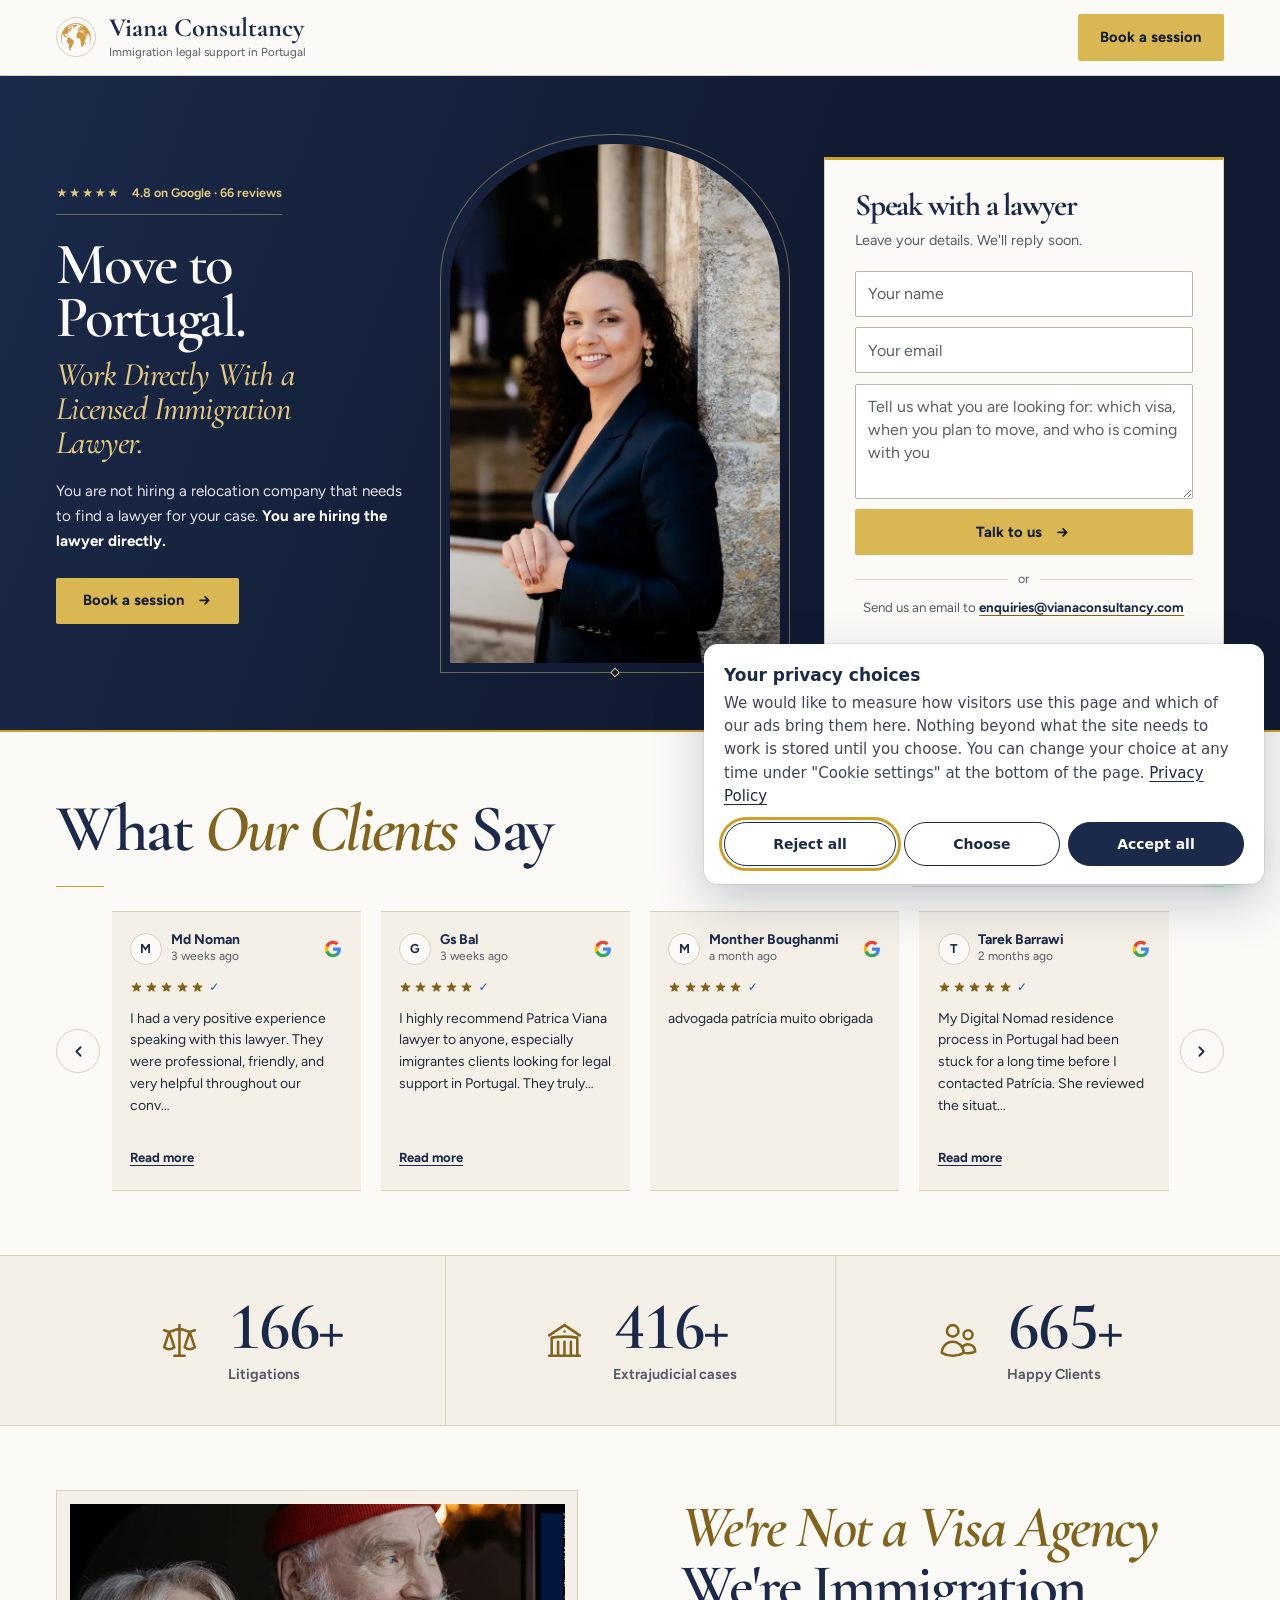
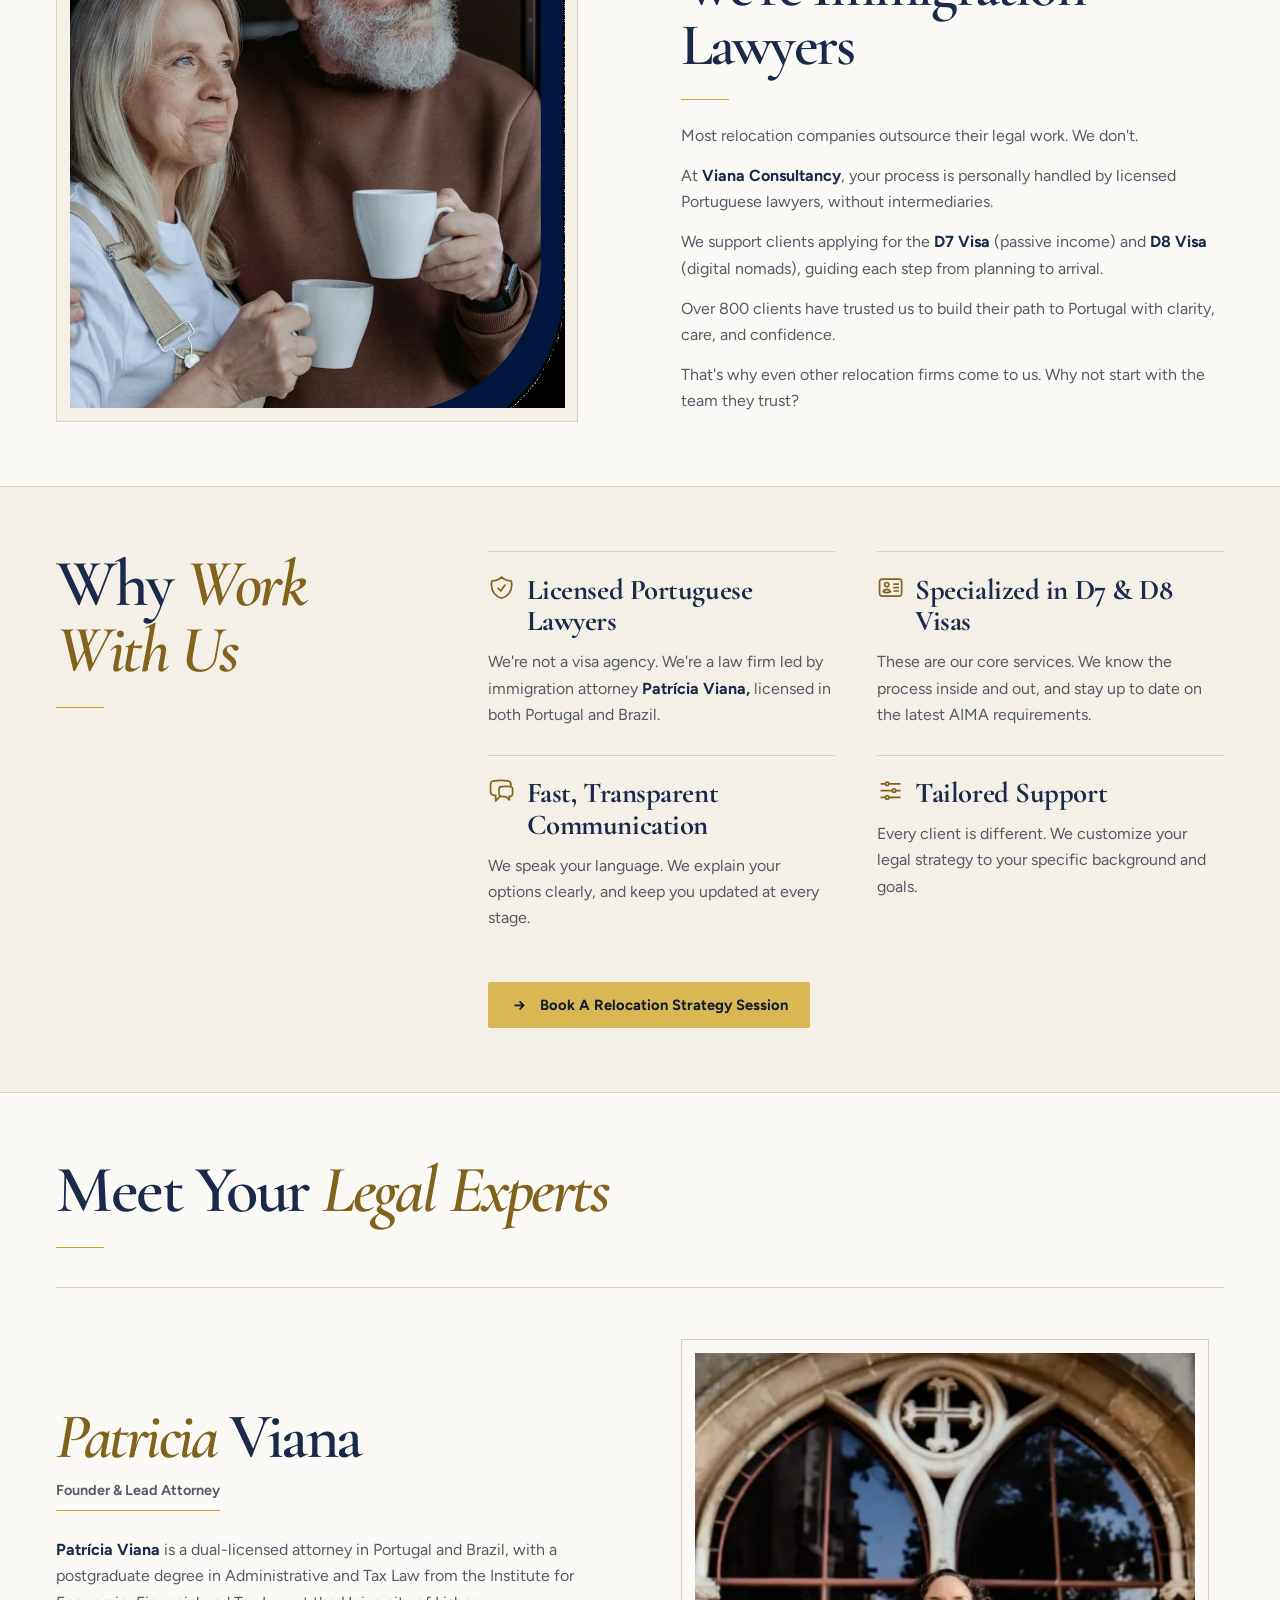
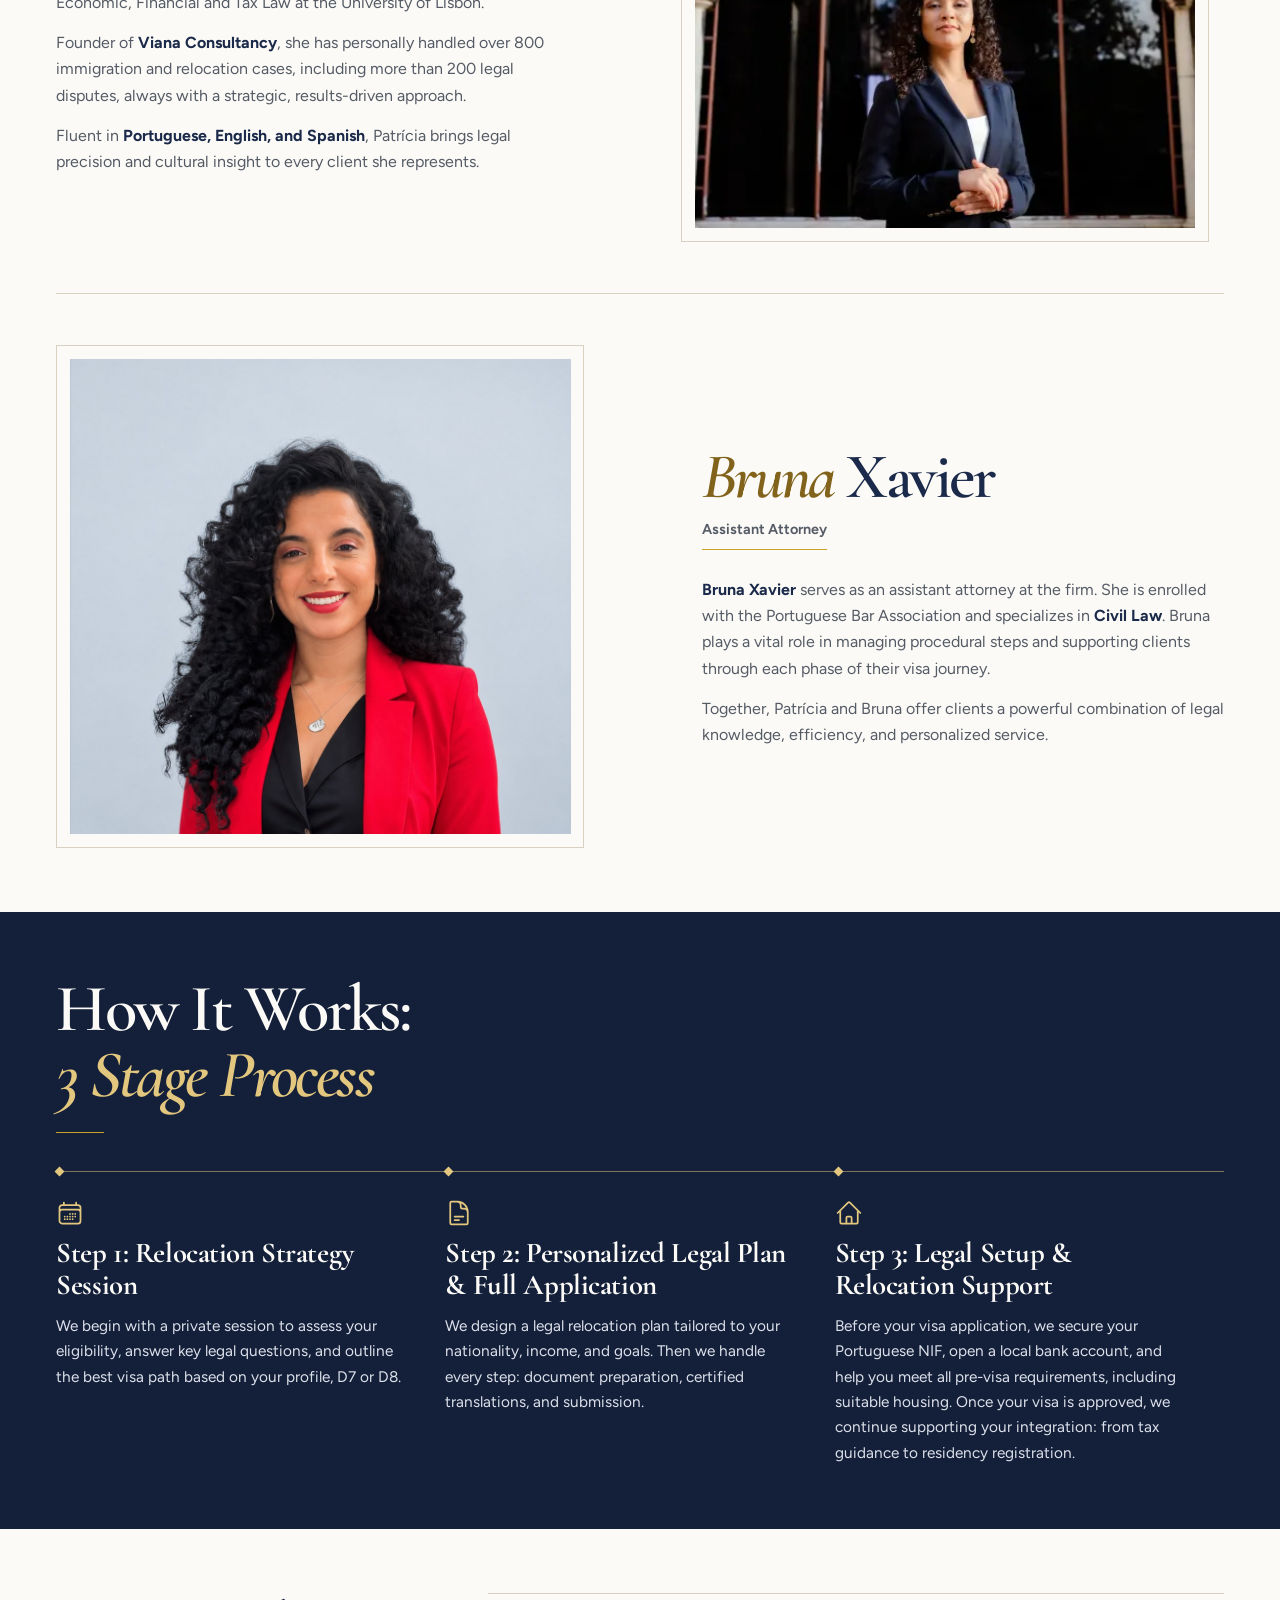
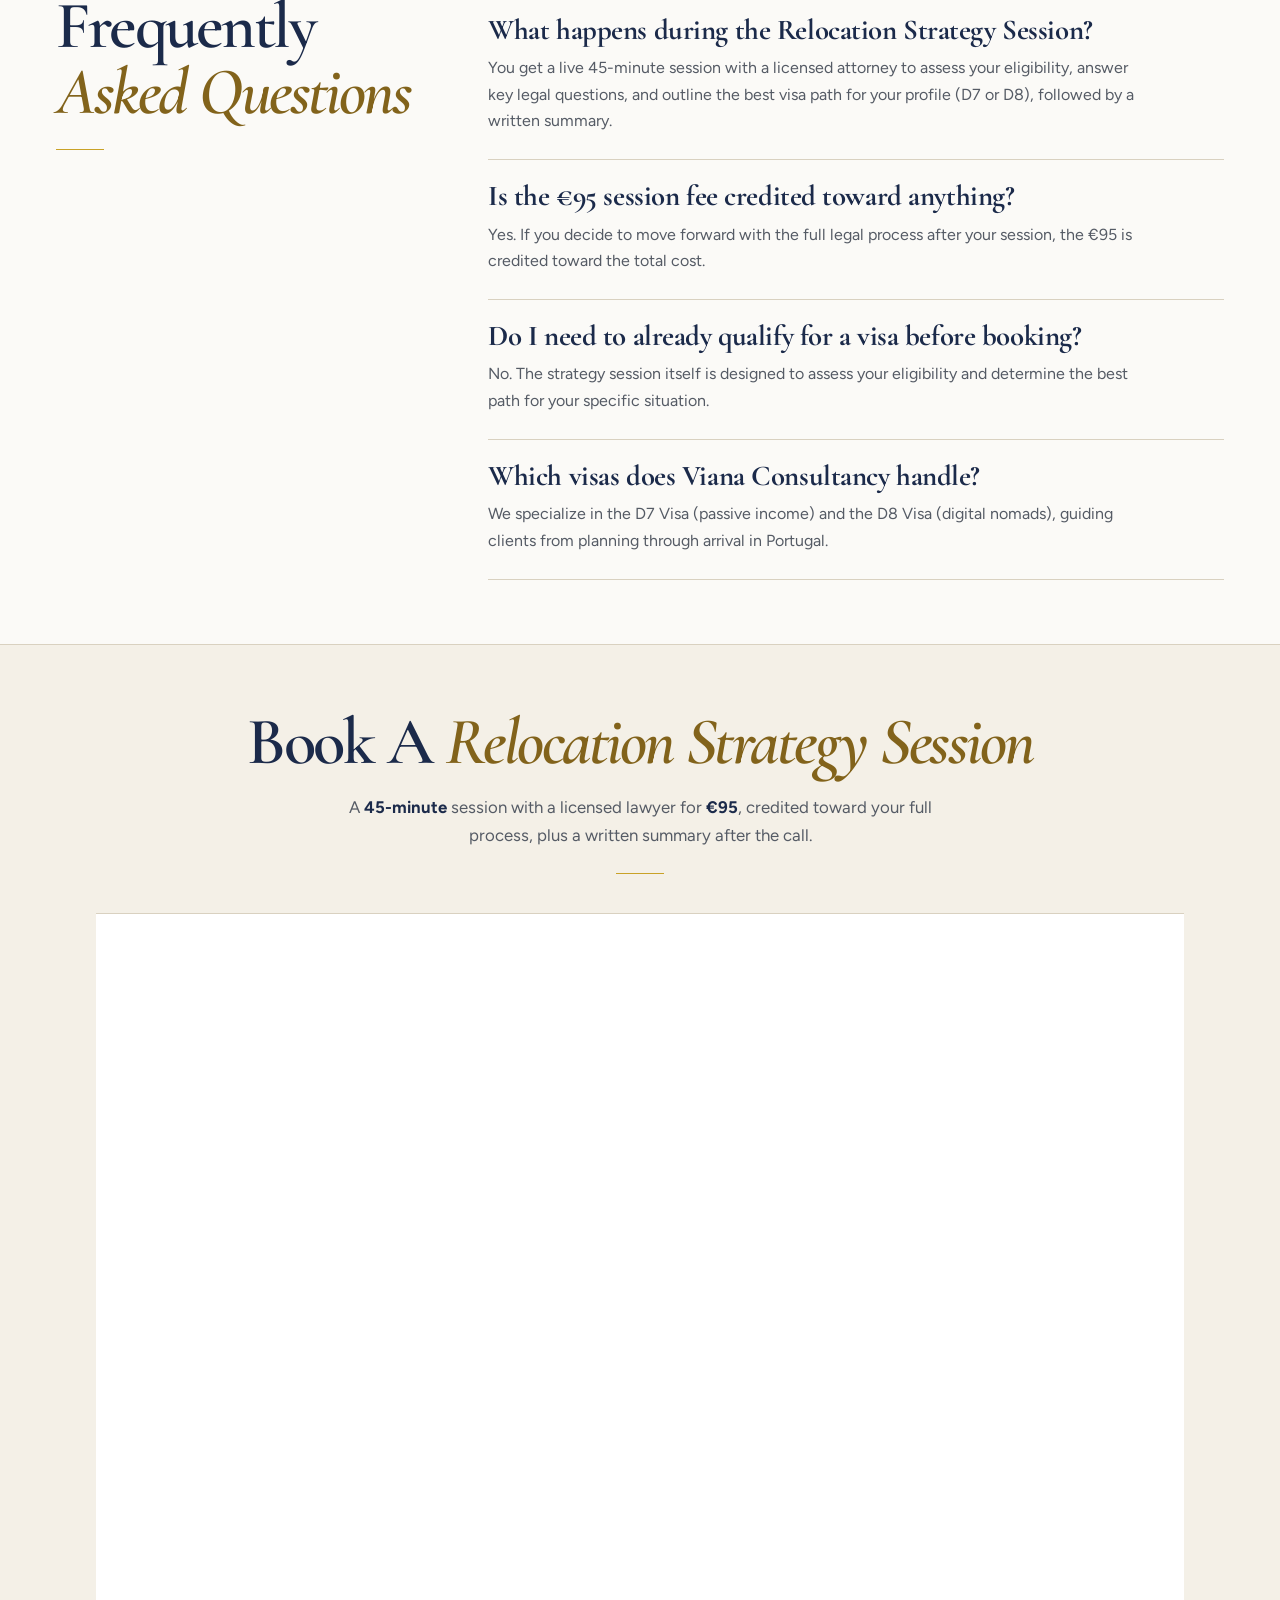
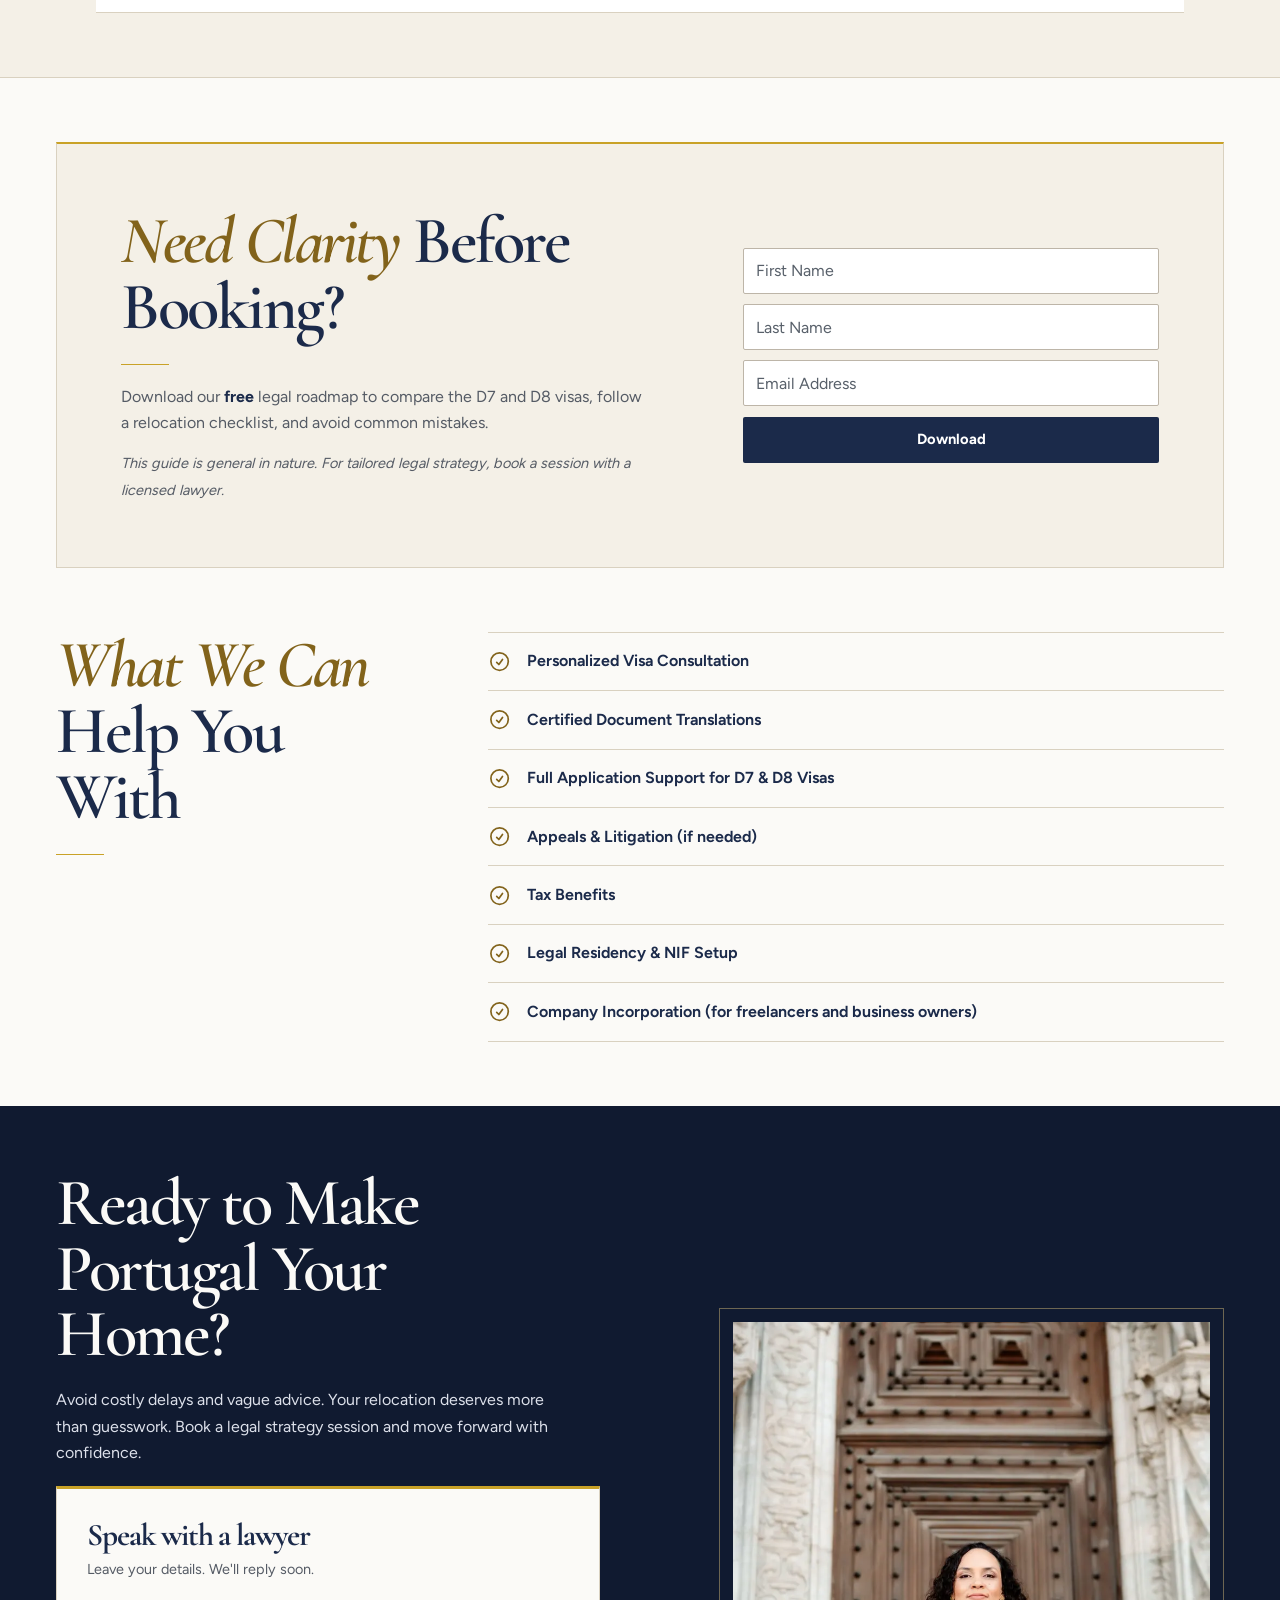
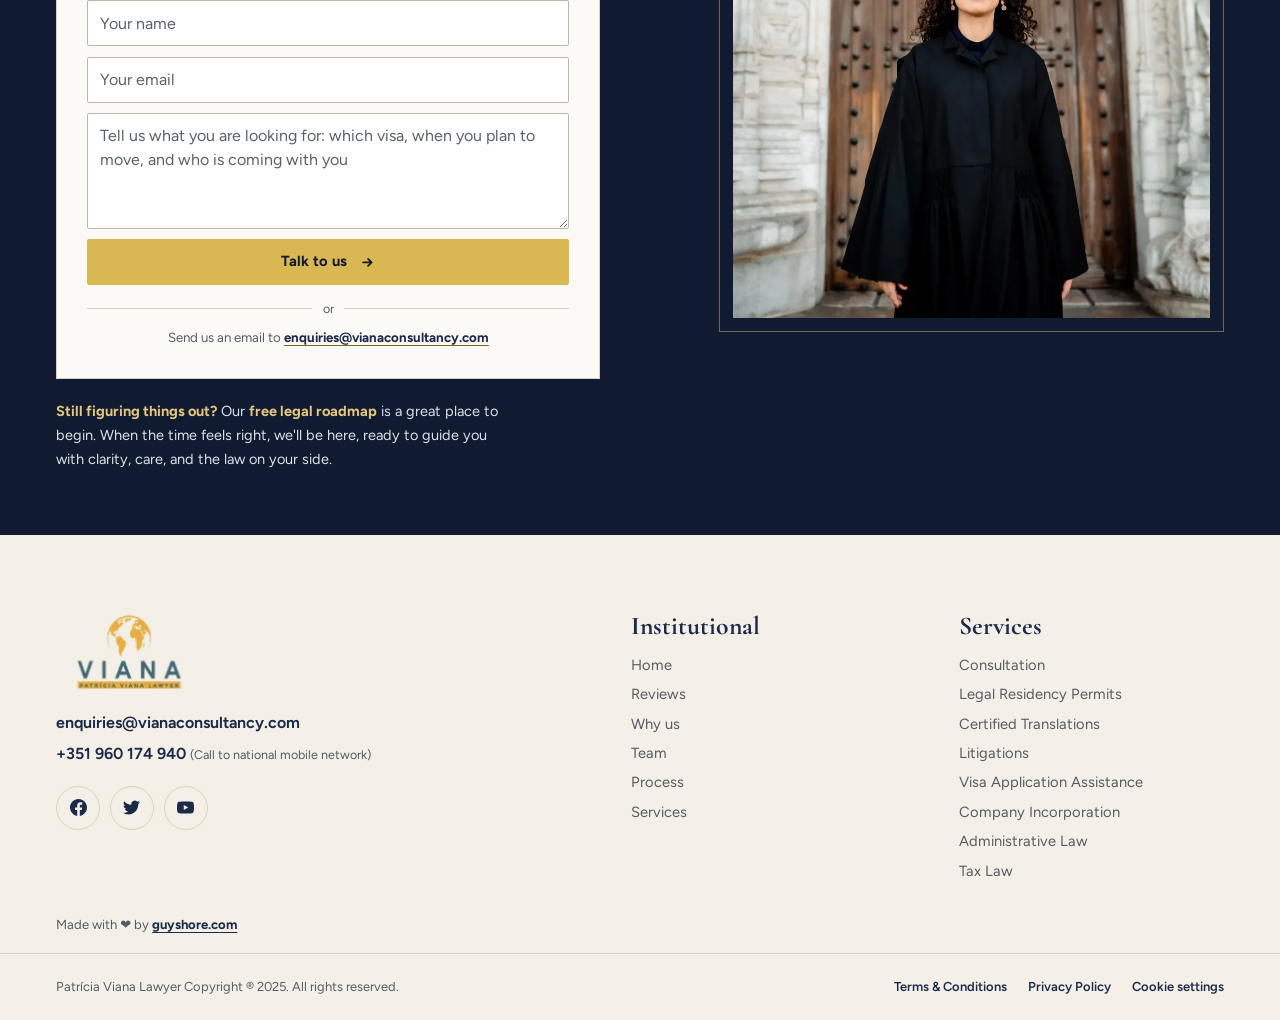
<file: index.html>
<!DOCTYPE html>
<html lang="en">
<head>
  <meta charset="UTF-8">
  <meta name="viewport" content="width=device-width, initial-scale=1.0">
  <!-- Consent Mode: everything denied until the visitor chooses in the banner (/consent.js).
       A saved choice (localStorage "va_consent", 12 months) is restored here, before GTM loads,
       so no tag ever runs ahead of it. -->
  <script>
    window.dataLayer = window.dataLayer || [];
    function gtag(){dataLayer.push(arguments);}
    gtag('consent', 'default', {
      ad_storage: 'denied', ad_user_data: 'denied', ad_personalization: 'denied',
      analytics_storage: 'denied', wait_for_update: 500
    });
    gtag('set', 'ads_data_redaction', true);
    (function () {
      try {
        var c = JSON.parse(localStorage.getItem('va_consent') || 'null');
        if (!c || c.v !== 1 || Date.now() - c.t >= 31536000000) return;
        var ad = c.marketing ? 'granted' : 'denied';
        gtag('consent', 'update', {
          analytics_storage: c.analytics ? 'granted' : 'denied',
          ad_storage: ad, ad_user_data: ad, ad_personalization: ad
        });
      } catch (e) {}
    })();
  </script>
  <!-- A/B test: the Edge Function on / (netlify/edge-functions/ab-test.js) serves this
       file only for variant A, so this page is always "a". The key goes into the dataLayer before the GTM
       snippet, so GTM's first event already sees it; GTM reads it with a Data Layer Variable
       "ab_variant". No tag is configured here. -->
  <script>
    window.dataLayer = window.dataLayer || [];
    window.dataLayer.push({ ab_variant: 'a' });
  </script>
  <!-- Google Tag Manager GTM-NSBRS9XN: the only tag on the site. GA4, Clarity and any other
       tool are configured inside the container, never added to the code. -->
  <script async src="https://www.googletagmanager.com/gtm.js?id=GTM-NSBRS9XN"></script>
  <script>
    window.dataLayer = window.dataLayer || [];
    function gtag(){dataLayer.push(arguments);}
    gtag('js', new Date());
  </script>
  <title>D7 &amp; D8 Visa Lawyer in Portugal | Patrícia Viana</title>
  <meta name="description" content="Licensed Portuguese immigration lawyers specializing in D7 and D8 visas. Trusted by 800+ clients. Book a relocation strategy session today.">
  <link rel="canonical" href="https://visa.vianaconsultancy.com/">

  <!-- Open Graph / social sharing -->
  <meta property="og:type" content="website">
  <meta property="og:url" content="https://visa.vianaconsultancy.com/">
  <meta property="og:site_name" content="Viana Consultancy">
  <meta property="og:title" content="D7 & D8 Visa Lawyer in Portugal | Patrícia Viana">
  <meta property="og:description" content="Licensed Portuguese immigration lawyers specializing in D7 and D8 visas. Trusted by 800+ clients. Book a relocation strategy session today.">
  <meta property="og:image" content="https://visa.vianaconsultancy.com/assets/images/viana-1.webp">
  <meta property="og:locale" content="en_US">
  <meta name="twitter:card" content="summary_large_image">
  <meta name="twitter:title" content="D7 & D8 Visa Lawyer in Portugal | Patrícia Viana">
  <meta name="twitter:description" content="Licensed Portuguese immigration lawyers specializing in D7 and D8 visas. Trusted by 800+ clients. Book a relocation strategy session today.">
  <meta name="twitter:image" content="https://visa.vianaconsultancy.com/assets/images/viana-1.webp">

  <!-- Structured data -->
  <script type="application/ld+json">
  {
    "@context": "https://schema.org",
    "@type": "Attorney",
    "name": "Patrícia Viana",
    "url": "https://visa.vianaconsultancy.com/",
    "image": "https://visa.vianaconsultancy.com/assets/images/viana-1.webp",
    "email": "enquiries@vianaconsultancy.com",
    "telephone": "+351960174940",
    "description": "Licensed Portuguese immigration attorney specializing in D7 and D8 visa applications, legal residency, and relocation support.",
    "areaServed": "Portugal",
    "knowsLanguage": ["en", "pt", "es"],
    "memberOf": {
      "@type": "Organization",
      "name": "Ordem dos Advogados"
    }
  }
  </script>
  <script type="application/ld+json">
  {
    "@context": "https://schema.org",
    "@type": "FAQPage",
    "mainEntity": [
      {
        "@type": "Question",
        "name": "What happens during the Relocation Strategy Session?",
        "acceptedAnswer": {
          "@type": "Answer",
          "text": "You get a live 45-minute session with a licensed attorney to assess your eligibility, answer key legal questions, and outline the best visa path for your profile (D7 or D8), followed by a written summary."
        }
      },
      {
        "@type": "Question",
        "name": "Is the €95 session fee credited toward anything?",
        "acceptedAnswer": {
          "@type": "Answer",
          "text": "Yes. If you decide to move forward with the full legal process after your session, the €95 is credited toward the total cost."
        }
      },
      {
        "@type": "Question",
        "name": "Do I need to already qualify for a visa before booking?",
        "acceptedAnswer": {
          "@type": "Answer",
          "text": "No. The strategy session itself is designed to assess your eligibility and determine the best path for your specific situation."
        }
      },
      {
        "@type": "Question",
        "name": "Which visas does Viana Consultancy handle?",
        "acceptedAnswer": {
          "@type": "Answer",
          "text": "We specialize in the D7 Visa (passive income) and the D8 Visa (digital nomads), guiding clients from planning through arrival in Portugal."
        }
      }
    ]
  }
  </script>

  <!-- Favicon -->
  <link rel="icon" href="https://visas.vianaconsultancy.com/wp-content/uploads/2025/04/Logo-8-1-150x138.png" sizes="32x32">
  <link rel="icon" href="https://visas.vianaconsultancy.com/wp-content/uploads/2025/04/Logo-8-1.png" sizes="192x192">
  <link rel="apple-touch-icon" href="https://visas.vianaconsultancy.com/wp-content/uploads/2025/04/Logo-8-1.png">

  <!-- Google Fonts -->
  <!-- Fonts are self-hosted (assets/fonts, latin subset, variable weights): no request to
       Google Fonts blocks the first paint. -->
  <style>
    @font-face{font-family:"Cormorant Garamond";font-style:normal;font-weight:400 700;font-display:swap;src:url("assets/fonts/CormorantGaramond-normal.woff2") format("woff2")}
    @font-face{font-family:"Cormorant Garamond";font-style:italic;font-weight:400 700;font-display:swap;src:url("assets/fonts/CormorantGaramond-italic.woff2") format("woff2")}
    @font-face{font-family:"Figtree";font-style:normal;font-weight:300 800;font-display:swap;src:url("assets/fonts/Figtree-normal.woff2") format("woff2")}
  </style>

  <link rel="stylesheet" href="a.css">
</head>
<body>
  <!-- ===== HEADER ===== -->
  <header id="navbar" class="site-head">
    <a class="site-brand" href="#home" aria-label="Viana Consultancy, back to the top">
      <img class="site-brand__mark" src="assets/images/mark-64.webp" width="32" height="32" alt="">
      <span class="site-brand__text">
        <span class="site-brand__name"><span>Viana</span> <span>Consultancy</span></span>
        <span class="site-brand__desc">Immigration legal support in Portugal</span>
      </span>
    </a>
    <a class="site-head__cta" href="#book-now">Book a session</a>
  </header>

  <main id="main">

  <!-- ===== HERO ===== -->
  <section id="home" class="hero-section">
    <div class="container hero-grid">
      <div class="hero-body">
        <p class="hero-label">
          <span class="hero-stars" aria-hidden="true">★★★★★</span>
          <span>4.8 on Google · 66 reviews</span>
        </p>
        <h1 class="hero-title"><span>Move to Portugal.</span><br><em>Work Directly With a Licensed Immigration Lawyer.</em></h1>
        <p class="hero-sub">
          You are not hiring a relocation company that needs to find a lawyer for your case. <strong>You are hiring the lawyer directly.</strong>
        </p>
        <a href="#book-now" class="btn-gold hero-cta">
          Book a session
          <svg class="btn-icon" viewBox="0 0 24 24" fill="none" stroke="currentColor" stroke-width="2.5" aria-hidden="true"><path stroke-linecap="round" stroke-linejoin="round" d="M13 7l5 5m0 0l-5 5m5-5H6"/></svg>
        </a>
      </div>

      <div class="hero-portrait">
        <picture class="hero-media">
          <source media="(max-width: 768px)" srcset="assets/images/patricia-hero-sm.webp" width="600" height="900">
          <img src="assets/images/patricia-hero.webp" alt="Patrícia Viana, immigration lawyer, in Lisbon" width="711" height="1066" fetchpriority="high" decoding="async">
        </picture>
      </div>

      <div class="lead-card hero-lead">
        <h2 class="lead-title">Speak with a lawyer</h2>
        <p class="lead-desc">Leave your details. We'll reply soon.</p>
        <form class="lead-form" data-source="hero" data-form-id="visa_a_hero" novalidate>
          <label class="sr-only" for="hero-name">Your name</label>
          <input id="hero-name" class="form-input" type="text" name="name" placeholder="Your name" autocomplete="name" required>
          <label class="sr-only" for="hero-email">Your email</label>
          <input id="hero-email" class="form-input" type="email" name="email" placeholder="Your email" autocomplete="email" required>
          <label class="sr-only" for="hero-message">Your message</label>
          <textarea id="hero-message" class="form-input lead-message" name="message" rows="4" maxlength="2000" placeholder="Tell us what you are looking for: which visa, when you plan to move, and who is coming with you" required></textarea>
          <div class="lead-hp" aria-hidden="true">
            <label>Company <input type="text" name="company" tabindex="-1" autocomplete="off"></label>
          </div>
          <div class="lead-turnstile"></div>
          <button type="submit" class="btn-gold btn-block lead-submit">
            Talk to us
            <svg class="btn-icon" viewBox="0 0 24 24" fill="none" stroke="currentColor" stroke-width="2.5" aria-hidden="true"><path stroke-linecap="round" stroke-linejoin="round" d="M13 7l5 5m0 0l-5 5m5-5H6"/></svg>
          </button>
          <p class="lead-status" role="status" aria-live="polite"></p>
        </form>
        <div class="lead-or"><span>or</span></div>
        <p class="lead-mail">Send us an email to <a class="lead-mail-link" href="mailto:enquiries@vianaconsultancy.com">enquiries@vianaconsultancy.com</a></p>
      </div>
    </div>
  </section>

  <!-- ===== REVIEWS ===== -->
  <section id="reviews" class="reviews-section">
    <div class="container">
      <div class="section-head fade-in">
        <h2 class="section-title centered">What <span class="gold">Our Clients</span> Say</h2>
        <div class="divider-center"></div>
      </div>
      <a class="rating-summary fade-in" href="https://www.google.com/maps/search/?api=1&amp;query=Patr%C3%ADcia%20Viana%20Lawyer%20Lisboa" target="_blank" rel="noopener noreferrer">
        <svg class="rating-g" viewBox="0 0 24 24" aria-hidden="true">
          <path d="M22.56 12.25c0-.78-.07-1.53-.2-2.25H12v4.26h5.92c-.26 1.37-1.04 2.53-2.21 3.31v2.77h3.57c2.08-1.92 3.28-4.74 3.28-8.09z" fill="#4285F4"/>
          <path d="M12 23c2.97 0 5.46-.98 7.28-2.66l-3.57-2.77c-.98.66-2.23 1.06-3.71 1.06-2.86 0-5.29-1.93-6.16-4.53H2.18v2.84C3.99 20.53 7.7 23 12 23z" fill="#34A853"/>
          <path d="M5.84 14.09c-.22-.66-.35-1.36-.35-2.09s.13-1.43.35-2.09V7.07H2.18C1.43 8.55 1 10.22 1 12s.43 3.45 1.18 4.93l2.85-2.22.81-.62z" fill="#FBBC05"/>
          <path d="M12 5.38c1.62 0 3.06.56 4.21 1.64l3.15-3.15C17.45 2.09 14.97 1 12 1 7.7 1 3.99 3.47 2.18 7.07l3.66 2.84c.87-2.6 3.3-4.53 6.16-4.53z" fill="#EA4335"/>
        </svg>
        <span class="rating-score">4.8</span>
        <span class="rating-stars" aria-hidden="true">★★★★★</span>
        <span class="rating-count">Based on <strong>66 Google reviews</strong></span>
        <span class="sr-only">(opens Google in a new tab)</span>
      </a>
      <div class="slider-wrap">
        <button class="slider-btn prev" id="prevBtn" aria-label="Previous reviews">
          <svg viewBox="0 0 24 24" fill="none" stroke="currentColor" stroke-width="2.5" aria-hidden="true"><path stroke-linecap="round" stroke-linejoin="round" d="M15 18l-6-6 6-6"/></svg>
        </button>
        <div class="slider-viewport">
          <div class="slider-track" id="sliderTrack"></div>
        </div>
        <button class="slider-btn next" id="nextBtn" aria-label="Next reviews">
          <svg viewBox="0 0 24 24" fill="none" stroke="currentColor" stroke-width="2.5" aria-hidden="true"><path stroke-linecap="round" stroke-linejoin="round" d="M9 18l6-6-6-6"/></svg>
        </button>
      </div>
    </div>
  </section>

  <!-- ===== STATS ===== -->
  <section class="stats-section">
    <div class="container stats-grid">
      <div class="stat-item fade-in">
        <svg class="stat-icon" viewBox="0 0 24 24" fill="none" stroke="currentColor" stroke-width="1.5" stroke-linecap="round" stroke-linejoin="round" aria-hidden="true">
          <path d="M3 6l3 1m0 0l-3 9a5.002 5.002 0 006.001 0M6 7l3 9M6 7l6-2m6 2l3-1m-3 1l-3 9a5.002 5.002 0 006.001 0M18 7l3 9m-3-9l-6-2m0-2v2m0 16V5m0 16H9m3 0h3"/>
        </svg>
        <div>
          <div class="stat-num"><span class="counter" data-target="200">200</span>+</div>
          <div class="stat-label">Litigations</div>
        </div>
      </div>
      <div class="stat-item fade-in" style="--d:.12s">
        <svg class="stat-icon" viewBox="0 0 24 24" fill="none" stroke="currentColor" stroke-width="1.5" stroke-linecap="round" stroke-linejoin="round" aria-hidden="true">
          <path d="M12 21v-8.25M15.75 21v-8.25M8.25 21v-8.25M3 9l9-6 9 6m-1.5 12V10.332A48.36 48.36 0 0012 9.75c-2.551 0-5.056.2-7.5.582V21M3 21h18M12 6.75h.008v.008H12V6.75z"/>
        </svg>
        <div>
          <div class="stat-num"><span class="counter" data-target="500">500</span>+</div>
          <div class="stat-label">Extrajudicial cases</div>
        </div>
      </div>
      <div class="stat-item fade-in" style="--d:.24s">
        <svg class="stat-icon" viewBox="0 0 24 24" fill="none" stroke="currentColor" stroke-width="1.5" stroke-linecap="round" stroke-linejoin="round" aria-hidden="true">
          <path d="M15 19.128a9.38 9.38 0 002.625.372 9.337 9.337 0 004.121-.952 4.125 4.125 0 00-7.533-2.493M15 19.128v-.003c0-1.113-.285-2.16-.786-3.07M15 19.128v.106A12.318 12.318 0 018.624 21c-2.331 0-4.512-.645-6.374-1.766l-.001-.109a6.375 6.375 0 0111.964-3.07M12 6.375a3.375 3.375 0 11-6.75 0 3.375 3.375 0 016.75 0zm8.25 2.25a2.625 2.625 0 11-5.25 0 2.625 2.625 0 015.25 0z"/>
        </svg>
        <div>
          <div class="stat-num"><span class="counter" data-target="800">800</span>+</div>
          <div class="stat-label">Happy Clients</div>
        </div>
      </div>
    </div>
  </section>

  <!-- ===== ABOUT ===== -->
  <section class="about-section">
    <div class="container about-grid">
      <div class="about-img-wrap fade-in">
        <div class="photo-frame">
          <!-- Photograph by Anastasia Shuraeva, Pexels (8796062). -->
          <img src="https://images.pexels.com/photos/8796062/pexels-photo-8796062.jpeg?auto=compress&amp;cs=tinysrgb&amp;w=1200"
               srcset="https://images.pexels.com/photos/8796062/pexels-photo-8796062.jpeg?auto=compress&amp;cs=tinysrgb&amp;w=640 640w,
                       https://images.pexels.com/photos/8796062/pexels-photo-8796062.jpeg?auto=compress&amp;cs=tinysrgb&amp;w=1200 1200w"
               sizes="(max-width: 760px) min(88vw, 440px), min(42vw, 580px)"
               alt="" class="about-img" loading="lazy" decoding="async" referrerpolicy="no-referrer" width="1200" height="1800"
               onerror="this.onerror = null; this.removeAttribute('srcset'); this.src = 'assets/images/Group-6.webp';">
        </div>
      </div>
      <div class="about-text fade-in" style="--d:.15s">
        <h2 class="section-title"><span class="gold">We're Not a Visa Agency</span><br>We're Immigration Lawyers</h2>
        <div class="divider-left"></div>
        <p>Most relocation companies outsource their legal work. We don't.</p>
        <p>At <strong>Viana Consultancy</strong>, your process is personally handled by licensed Portuguese lawyers, without intermediaries.</p>
        <p>We support clients applying for the <strong>D7 Visa</strong> (passive income) and <strong>D8 Visa</strong> (digital nomads), guiding each step from planning to arrival.</p>
        <p>Over 800 clients have trusted us to build their path to Portugal with clarity, care, and confidence.</p>
        <p>That's why even other relocation firms come to us. Why not start with the team they trust?</p>
      </div>
    </div>
  </section>

  <!-- ===== WHY US ===== -->
  <section id="why-us" class="why-section">
    <div class="container">
      <div class="section-head fade-in">
        <h2 class="section-title centered">Why <span class="gold">Work With Us</span></h2>
        <div class="divider-center"></div>
      </div>
      <div class="why-grid">
        <div class="why-card fade-in">
          <div class="why-card-top">
            <svg class="why-icon" viewBox="0 0 24 24" fill="none" stroke="currentColor" stroke-width="1.5" stroke-linecap="round" stroke-linejoin="round" aria-hidden="true">
              <path d="M9 12.75L11.25 15 15 9.75m-3-7.036A11.959 11.959 0 013.598 6 11.99 11.99 0 003 9.749c0 5.592 3.824 10.29 9 11.623 5.176-1.332 9-6.03 9-11.622 0-1.31-.21-2.571-.598-3.751h-.152c-3.196 0-6.1-1.248-8.25-3.285z"/>
            </svg>
            <h3 class="why-title">Licensed Portuguese Lawyers</h3>
          </div>
          <hr class="why-hr">
          <p class="why-desc">We're not a visa agency. We're a law firm led by immigration attorney <strong>Patrícia Viana,</strong> licensed in both Portugal and Brazil.</p>
        </div>
        <div class="why-card fade-in" style="--d:.1s">
          <div class="why-card-top">
            <svg class="why-icon" viewBox="0 0 24 24" fill="none" stroke="currentColor" stroke-width="1.5" stroke-linecap="round" stroke-linejoin="round" aria-hidden="true">
              <path d="M15 9h3.75M15 12h3.75M15 15h3.75M4.5 19.5h15a2.25 2.25 0 002.25-2.25V6.75A2.25 2.25 0 0019.5 4.5h-15a2.25 2.25 0 00-2.25 2.25v10.5A2.25 2.25 0 004.5 19.5zm6-10.125a1.875 1.875 0 11-3.75 0 1.875 1.875 0 013.75 0zm1.294 6.336a6.721 6.721 0 01-3.17.789 6.721 6.721 0 01-3.168-.789 3.376 3.376 0 016.338 0z"/>
            </svg>
            <h3 class="why-title">Specialized in D7 &amp; D8 Visas</h3>
          </div>
          <hr class="why-hr">
          <p class="why-desc">These are our core services. We know the process inside and out, and stay up to date on the latest AIMA requirements.</p>
        </div>
        <div class="why-card fade-in" style="--d:.2s">
          <div class="why-card-top">
            <svg class="why-icon" viewBox="0 0 24 24" fill="none" stroke="currentColor" stroke-width="1.5" stroke-linecap="round" stroke-linejoin="round" aria-hidden="true">
              <path d="M20.25 8.511c.884.284 1.5 1.128 1.5 2.097v4.286c0 1.136-.847 2.1-1.98 2.193-.34.027-.68.052-1.02.072v3.091l-3-3c-1.354 0-2.694-.055-4.02-.163a2.115 2.115 0 01-.825-.242m9.345-8.334a2.126 2.126 0 00-.476-.095 48.64 48.64 0 00-8.048 0c-1.131.094-1.976 1.057-1.976 2.192v4.286c0 .837.46 1.58 1.155 1.951m9.345-8.334V6.637c0-1.621-1.152-3.026-2.76-3.235A48.455 48.455 0 0011.25 3c-2.115 0-4.198.137-6.24.402-1.608.209-2.76 1.614-2.76 3.235v6.226c0 1.621 1.152 3.026 2.76 3.235.577.075 1.157.14 1.74.194V21l4.155-4.155"/>
            </svg>
            <h3 class="why-title">Fast, Transparent Communication</h3>
          </div>
          <hr class="why-hr">
          <p class="why-desc">We speak your language. We explain your options clearly, and keep you updated at every stage.</p>
        </div>
        <div class="why-card fade-in" style="--d:.3s">
          <div class="why-card-top">
            <svg class="why-icon" viewBox="0 0 24 24" fill="none" stroke="currentColor" stroke-width="1.5" stroke-linecap="round" stroke-linejoin="round" aria-hidden="true">
              <path d="M10.5 6h9.75M10.5 6a1.5 1.5 0 11-3 0m3 0a1.5 1.5 0 10-3 0M3.75 6H7.5m3 12h9.75m-9.75 0a1.5 1.5 0 01-3 0m3 0a1.5 1.5 0 00-3 0m-3.75 0H7.5m9-6h3.75m-3.75 0a1.5 1.5 0 01-3 0m3 0a1.5 1.5 0 00-3 0m-9.75 0h9.75"/>
            </svg>
            <h3 class="why-title">Tailored Support</h3>
          </div>
          <hr class="why-hr">
          <p class="why-desc">Every client is different. We customize your legal strategy to your specific background and goals.</p>
        </div>
      </div>
      <div class="cta-center fade-in" style="--d:.2s">
        <a href="#book-now" class="btn-gold">
          <svg class="btn-icon" viewBox="0 0 24 24" fill="none" stroke="currentColor" stroke-width="2.5" aria-hidden="true"><path stroke-linecap="round" stroke-linejoin="round" d="M13 7l5 5m0 0l-5 5m5-5H6"/></svg>
          Book A Relocation Strategy Session
        </a>
      </div>
    </div>
  </section>

  <!-- ===== TEAM ===== -->
  <section id="team" class="team-section">
    <div class="container">
      <div class="section-head fade-in">
        <h2 class="section-title centered">Meet Your <span class="gold">Legal Experts</span></h2>
        <div class="divider-center"></div>
      </div>

      <!-- Patricia -->
      <div class="team-row">
        <div class="team-text fade-in">
          <h3 class="team-name"><span class="gold">Patricia</span> Viana</h3>
          <p class="team-role">Founder &amp; Lead Attorney</p>
          <p><strong>Patrícia Viana</strong> is a dual-licensed attorney in Portugal and Brazil, with a postgraduate degree in Administrative and Tax Law from the Institute for Economic, Financial and Tax Law at the University of Lisbon.</p>
          <p>Founder of <strong>Viana Consultancy</strong>, she has personally handled over 800 immigration and relocation cases, including more than 200 legal disputes, always with a strategic, results-driven approach.</p>
          <p>Fluent in <strong>Portuguese, English, and Spanish</strong>, Patrícia brings legal precision and cultural insight to every client she represents.</p>
        </div>
        <div class="team-photo-wrap fade-in" style="--d:.15s">
          <div class="photo-frame frame-right">
            <img src="assets/images/patricia-team.webp" srcset="assets/images/patricia-team-480.webp 480w, assets/images/patricia-team.webp 920w" sizes="(max-width: 768px) 92vw, 460px" alt="Patrícia Viana, Founder &amp; Lead Attorney" class="team-photo team-photo-patricia" loading="lazy" decoding="async" width="920" height="1035">
          </div>
        </div>
      </div>

      <!-- Bruna -->
      <div class="team-row team-row-reverse">
        <div class="team-photo-wrap fade-in">
          <div class="photo-frame frame-left">
            <img src="assets/images/bruna-xavier-studio.jpg"
                 srcset="assets/images/bruna-xavier-studio-480.jpg 480w, assets/images/bruna-xavier-studio.jpg 1024w"
                 sizes="(max-width: 760px) min(88vw, 440px), min(42vw, 500px)"
                 alt="Bruna Xavier, Assistant Attorney" class="team-photo" loading="lazy" decoding="async" width="1024" height="1024">
          </div>
        </div>
        <div class="team-text fade-in" style="--d:.15s">
          <h3 class="team-name"><span class="gold">Bruna</span> Xavier</h3>
          <p class="team-role">Assistant Attorney</p>
          <p><strong>Bruna Xavier</strong> serves as an assistant attorney at the firm. She is enrolled with the Portuguese Bar Association and specializes in <strong>Civil Law</strong>. Bruna plays a vital role in managing procedural steps and supporting clients through each phase of their visa journey.</p>
          <p>Together, Patrícia and Bruna offer clients a powerful combination of legal knowledge, efficiency, and personalized service.</p>
        </div>
      </div>
    </div>
  </section>

  <!-- ===== PROCESS ===== -->
  <section id="process" class="process-section">
    <div class="container">
      <div class="section-head fade-in">
        <h2 class="section-title centered">How It Works:<br><span class="gold">3 Stage Process</span></h2>
        <div class="divider-center"></div>
      </div>
      <div class="process-grid">
        <div class="process-card fade-in">
          <div class="process-card-top">
            <svg class="process-icon" viewBox="0 0 24 24" fill="none" stroke="currentColor" stroke-width="1.5" stroke-linecap="round" stroke-linejoin="round" aria-hidden="true">
              <path d="M6.75 3v2.25M17.25 3v2.25M3 18.75V7.5a2.25 2.25 0 012.25-2.25h13.5A2.25 2.25 0 0121 7.5v11.25m-18 0A2.25 2.25 0 005.25 21h13.5A2.25 2.25 0 0021 18.75m-18 0v-7.5A2.25 2.25 0 015.25 9h13.5A2.25 2.25 0 0121 11.25v7.5m-9-6h.008v.008H12v-.008zM12 15h.008v.008H12V15zm0 2.25h.008v.008H12v-.008zM9.75 15h.008v.008H9.75V15zm0 2.25h.008v.008H9.75v-.008zM7.5 15h.008v.008H7.5V15zm0 2.25h.008v.008H7.5v-.008zm6.75-4.5h.008v.008h-.008v-.008zm0 2.25h.008v.008h-.008V15zm0 2.25h.008v.008h-.008v-.008zm2.25-4.5h.008v.008H16.5v-.008zm0 2.25h.008v.008H16.5V15z"/>
            </svg>
            <h3 class="process-title">Step 1: Relocation Strategy Session</h3>
          </div>
          <p class="process-desc">We begin with a private session to assess your eligibility, answer key legal questions, and outline the best visa path based on your profile, D7 or D8.</p>
        </div>
        <div class="process-card fade-in" style="--d:.15s">
          <div class="process-card-top">
            <svg class="process-icon" viewBox="0 0 24 24" fill="none" stroke="currentColor" stroke-width="1.5" stroke-linecap="round" stroke-linejoin="round" aria-hidden="true">
              <path d="M19.5 14.25v-2.625a3.375 3.375 0 00-3.375-3.375h-1.5A1.125 1.125 0 0113.5 7.125v-1.5a3.375 3.375 0 00-3.375-3.375H8.25m0 12.75h7.5m-7.5 3H12M10.5 2.25H5.625c-.621 0-1.125.504-1.125 1.125v17.25c0 .621.504 1.125 1.125 1.125h12.75c.621 0 1.125-.504 1.125-1.125V11.25a9 9 0 00-9-9z"/>
            </svg>
            <h3 class="process-title">Step 2: Personalized Legal Plan &amp; Full Application</h3>
          </div>
          <p class="process-desc">We design a legal relocation plan tailored to your nationality, income, and goals. Then we handle every step: document preparation, certified translations, and submission.</p>
        </div>
        <div class="process-card fade-in" style="--d:.3s">
          <div class="process-card-top">
            <svg class="process-icon" viewBox="0 0 24 24" fill="none" stroke="currentColor" stroke-width="1.5" stroke-linecap="round" stroke-linejoin="round" aria-hidden="true">
              <path d="M2.25 12l8.954-8.955c.44-.439 1.152-.439 1.591 0L21.75 12M4.5 9.75v10.125c0 .621.504 1.125 1.125 1.125H9.75v-4.875c0-.621.504-1.125 1.125-1.125h2.25c.621 0 1.125.504 1.125 1.125V21h4.125c.621 0 1.125-.504 1.125-1.125V9.75M8.25 21h8.25"/>
            </svg>
            <h3 class="process-title">Step 3: Legal Setup &amp; Relocation Support</h3>
          </div>
          <p class="process-desc">Before your visa application, we secure your Portuguese NIF, open a local bank account, and help you meet all pre-visa requirements, including suitable housing. Once your visa is approved, we continue supporting your integration: from tax guidance to residency registration.</p>
        </div>
      </div>
    </div>
  </section>

  <!-- ===== FAQ ===== -->
  <section id="faq" class="faq-section">
    <div class="container">
      <div class="section-head fade-in">
        <h2 class="section-title centered">Frequently <span class="gold">Asked Questions</span></h2>
        <div class="divider-center"></div>
      </div>
      <div class="faq-list">
        <div class="faq-item fade-in">
          <h3 class="faq-q">What happens during the Relocation Strategy Session?</h3>
          <p class="faq-a">You get a live 45-minute session with a licensed attorney to assess your eligibility, answer key legal questions, and outline the best visa path for your profile (D7 or D8), followed by a written summary.</p>
        </div>
        <div class="faq-item fade-in" style="--d:.08s">
          <h3 class="faq-q">Is the €95 session fee credited toward anything?</h3>
          <p class="faq-a">Yes. If you decide to move forward with the full legal process after your session, the €95 is credited toward the total cost.</p>
        </div>
        <div class="faq-item fade-in" style="--d:.16s">
          <h3 class="faq-q">Do I need to already qualify for a visa before booking?</h3>
          <p class="faq-a">No. The strategy session itself is designed to assess your eligibility and determine the best path for your specific situation.</p>
        </div>
        <div class="faq-item fade-in" style="--d:.24s">
          <h3 class="faq-q">Which visas does Viana Consultancy handle?</h3>
          <p class="faq-a">We specialize in the D7 Visa (passive income) and the D8 Visa (digital nomads), guiding clients from planning through arrival in Portugal.</p>
        </div>
      </div>
    </div>
  </section>

  <!-- ===== BOOK NOW ===== -->
  <section id="book-now" class="book-section">
    <div class="container">
      <div class="section-head fade-in">
        <h2 class="section-title centered">Book A <span class="gold">Relocation Strategy Session</span></h2>
        <p class="section-sub">A <strong class="hl">45-minute</strong> session with a licensed lawyer for <strong class="hl">€95</strong>, credited toward your full process, plus a written summary after the call.</p>
        <div class="divider-center"></div>
      </div>
      <div class="calendly-inline-widget" data-url="https://calendly.com/enquiries-vianaconsultancy/relocation-strategy-session" style="min-width:320px;height:700px;"></div>
    </div>
  </section>

  <!-- ===== DOWNLOAD ===== -->
  <section class="download-section">
    <div class="container">
      <div class="download-card">
        <div class="download-text fade-in">
          <h2 class="section-title"><span class="gold">Need Clarity</span> Before<br>Booking?</h2>
          <div class="divider-left"></div>
          <p>Download our <strong>free</strong> legal roadmap to compare the D7 and D8 visas, follow a relocation checklist, and avoid common mistakes.</p>
          <p><em>This guide is general in nature. For tailored legal strategy, book a session with a licensed lawyer.</em></p>
        </div>
        <div class="download-form-wrap fade-in" style="--d:.15s">
          <form id="downloadForm" novalidate>
            <input type="text" name="firstName" placeholder="First Name" required class="form-input">
            <input type="text" name="lastName" placeholder="Last Name" required class="form-input">
            <input type="email" name="email" placeholder="Email Address" required class="form-input">
            <button type="submit" class="btn-navy btn-block">Download</button>
          </form>
        </div>
      </div>
    </div>
  </section>

  <!-- ===== SERVICES ===== -->
  <section id="services" class="services-section">
    <div class="container">
      <div class="section-head fade-in">
        <h2 class="section-title centered"><span class="gold">What We Can</span><br>Help You With</h2>
        <div class="divider-center"></div>
      </div>
      <div class="services-grid">
        <div class="service-item fade-in">
          <svg class="svc-icon" viewBox="0 0 24 24" fill="none" stroke="currentColor" stroke-width="1.75" stroke-linecap="round" stroke-linejoin="round" aria-hidden="true"><path d="M9 12.75L11.25 15 15 9.75M21 12a9 9 0 11-18 0 9 9 0 0118 0z"/></svg>
          <span>Personalized Visa Consultation</span>
        </div>
        <div class="service-item fade-in" style="--d:.08s">
          <svg class="svc-icon" viewBox="0 0 24 24" fill="none" stroke="currentColor" stroke-width="1.75" stroke-linecap="round" stroke-linejoin="round" aria-hidden="true"><path d="M9 12.75L11.25 15 15 9.75M21 12a9 9 0 11-18 0 9 9 0 0118 0z"/></svg>
          <span>Certified Document Translations</span>
        </div>
        <div class="service-item fade-in" style="--d:.16s">
          <svg class="svc-icon" viewBox="0 0 24 24" fill="none" stroke="currentColor" stroke-width="1.75" stroke-linecap="round" stroke-linejoin="round" aria-hidden="true"><path d="M9 12.75L11.25 15 15 9.75M21 12a9 9 0 11-18 0 9 9 0 0118 0z"/></svg>
          <span>Full Application Support for D7 &amp; D8 Visas</span>
        </div>
        <div class="service-item fade-in" style="--d:.24s">
          <svg class="svc-icon" viewBox="0 0 24 24" fill="none" stroke="currentColor" stroke-width="1.75" stroke-linecap="round" stroke-linejoin="round" aria-hidden="true"><path d="M9 12.75L11.25 15 15 9.75M21 12a9 9 0 11-18 0 9 9 0 0118 0z"/></svg>
          <span>Appeals &amp; Litigation (if needed)</span>
        </div>
        <div class="service-item fade-in" style="--d:.32s">
          <svg class="svc-icon" viewBox="0 0 24 24" fill="none" stroke="currentColor" stroke-width="1.75" stroke-linecap="round" stroke-linejoin="round" aria-hidden="true"><path d="M9 12.75L11.25 15 15 9.75M21 12a9 9 0 11-18 0 9 9 0 0118 0z"/></svg>
          <span>Tax Benefits</span>
        </div>
        <div class="service-item fade-in" style="--d:.4s">
          <svg class="svc-icon" viewBox="0 0 24 24" fill="none" stroke="currentColor" stroke-width="1.75" stroke-linecap="round" stroke-linejoin="round" aria-hidden="true"><path d="M9 12.75L11.25 15 15 9.75M21 12a9 9 0 11-18 0 9 9 0 0118 0z"/></svg>
          <span>Legal Residency &amp; NIF Setup</span>
        </div>
        <div class="service-item service-item-full fade-in" style="--d:.48s">
          <svg class="svc-icon" viewBox="0 0 24 24" fill="none" stroke="currentColor" stroke-width="1.75" stroke-linecap="round" stroke-linejoin="round" aria-hidden="true"><path d="M9 12.75L11.25 15 15 9.75M21 12a9 9 0 11-18 0 9 9 0 0118 0z"/></svg>
          <span>Company Incorporation (for freelancers and business owners)</span>
        </div>
      </div>
    </div>
  </section>

  <!-- ===== FINAL CTA ===== -->
  <section class="final-cta">
    <div class="container final-cta-grid">
      <div class="final-cta-text">
        <h2 class="final-title fade-in">Ready to Make Portugal Your Home?</h2>
        <p class="fade-in" style="--d:.1s">Avoid costly delays and vague advice. Your relocation deserves more than guesswork. Book a legal strategy session and move forward with confidence.</p>
        <div class="lead-card final-lead fade-in" style="--d:.2s">
          <h3 class="lead-title">Speak with a lawyer</h3>
          <p class="lead-desc">Leave your details. We'll reply soon.</p>
          <form class="lead-form" data-source="final-cta" data-form-id="visa_a_final_cta" novalidate>
            <label class="sr-only" for="final-name">Your name</label>
            <input id="final-name" class="form-input" type="text" name="name" placeholder="Your name" autocomplete="name" required>
            <label class="sr-only" for="final-email">Your email</label>
            <input id="final-email" class="form-input" type="email" name="email" placeholder="Your email" autocomplete="email" required>
            <label class="sr-only" for="final-message">Your message</label>
            <textarea id="final-message" class="form-input lead-message" name="message" rows="4" maxlength="2000" placeholder="Tell us what you are looking for: which visa, when you plan to move, and who is coming with you" required></textarea>
            <div class="lead-hp" aria-hidden="true">
              <label>Company <input type="text" name="company" tabindex="-1" autocomplete="off"></label>
            </div>
            <div class="lead-turnstile"></div>
            <button type="submit" class="btn-gold btn-block lead-submit">
              Talk to us
              <svg class="btn-icon" viewBox="0 0 24 24" fill="none" stroke="currentColor" stroke-width="2.5" aria-hidden="true"><path stroke-linecap="round" stroke-linejoin="round" d="M13 7l5 5m0 0l-5 5m5-5H6"/></svg>
            </button>
            <p class="lead-status" role="status" aria-live="polite"></p>
          </form>
          <div class="lead-or"><span>or</span></div>
          <p class="lead-mail">Send us an email to <a class="lead-mail-link" href="mailto:enquiries@vianaconsultancy.com">enquiries@vianaconsultancy.com</a></p>
        </div>
        <p class="final-sub fade-in" style="--d:.3s"><strong>Still figuring things out?</strong> Our <strong>free legal roadmap</strong> is a great place to begin. When the time feels right, we'll be here, ready to guide you with clarity, care, and the law on your side.</p>
      </div>
      <div class="final-cta-photo-wrap fade-in" style="--d:.15s">
        <div class="photo-frame frame-right">
          <div class="final-photo-window">
            <img src="assets/images/patricia-cta.webp" srcset="assets/images/patricia-cta-480.webp 480w, assets/images/patricia-cta.webp 880w" sizes="(max-width: 760px) min(92vw, 464px), min(41vw, 580px)" alt="Patrícia Viana, immigration lawyer, in her lawyer's robe at a Lisbon doorway" class="final-cta-photo" loading="lazy" decoding="async" width="880" height="1100">
          </div>
        </div>
      </div>
    </div>
  </section>

  </main>

  <!-- ===== FOOTER ===== -->
  <footer class="footer">
    <div class="container footer-grid">
      <div class="footer-brand">
        <img src="assets/images/Logo-8.webp" alt="Viana Consultancy" class="footer-logo" width="291" height="160" loading="lazy">
        <a href="mailto:enquiries@vianaconsultancy.com" class="footer-contact-link">enquiries@vianaconsultancy.com</a>
        <a href="tel:+351960174940" class="footer-contact-link">+351 960 174 940 <small>(Call to national mobile network)</small></a>
        <div class="footer-socials">
          <a href="#" class="social-btn" aria-label="Facebook">
            <svg viewBox="0 0 24 24" fill="currentColor" aria-hidden="true"><path d="M24 12.073c0-6.627-5.373-12-12-12s-12 5.373-12 12c0 5.99 4.388 10.954 10.125 11.854v-8.385H7.078v-3.47h3.047V9.43c0-3.007 1.792-4.669 4.533-4.669 1.312 0 2.686.235 2.686.235v2.953H15.83c-1.491 0-1.956.925-1.956 1.874v2.25h3.328l-.532 3.47h-2.796v8.385C19.612 23.027 24 18.062 24 12.073z"/></svg>
          </a>
          <a href="#" class="social-btn" aria-label="Twitter">
            <svg viewBox="0 0 24 24" fill="currentColor" aria-hidden="true"><path d="M23.953 4.57a10 10 0 01-2.825.775 4.958 4.958 0 002.163-2.723c-.951.555-2.005.959-3.127 1.184a4.92 4.92 0 00-8.384 4.482C7.69 8.095 4.067 6.13 1.64 3.162a4.822 4.822 0 00-.666 2.475c0 1.71.87 3.213 2.188 4.096a4.904 4.904 0 01-2.228-.616v.06a4.923 4.923 0 003.946 4.827 4.996 4.996 0 01-2.212.085 4.936 4.936 0 004.604 3.417 9.867 9.867 0 01-6.102 2.105c-.39 0-.779-.023-1.17-.067a13.995 13.995 0 007.557 2.209c9.053 0 13.998-7.496 13.998-13.985 0-.21 0-.42-.015-.63A9.935 9.935 0 0024 4.59z"/></svg>
          </a>
          <a href="#" class="social-btn" aria-label="YouTube">
            <svg viewBox="0 0 24 24" fill="currentColor" aria-hidden="true"><path d="M23.498 6.186a3.016 3.016 0 00-2.122-2.136C19.505 3.545 12 3.545 12 3.545s-7.505 0-9.377.505A3.017 3.017 0 00.502 6.186C0 8.07 0 12 0 12s0 3.93.502 5.814a3.016 3.016 0 002.122 2.136c1.871.505 9.376.505 9.376.505s7.505 0 9.377-.505a3.015 3.015 0 002.122-2.136C24 15.93 24 12 24 12s0-3.93-.502-5.814zM9.545 15.568V8.432L15.818 12l-6.273 3.568z"/></svg>
          </a>
        </div>
      </div>
      <div class="footer-col">
        <h4 class="footer-col-title">Institutional</h4>
        <nav>
          <a href="#home" class="footer-link">Home</a>
          <a href="#reviews" class="footer-link">Reviews</a>
          <a href="#why-us" class="footer-link">Why us</a>
          <a href="#team" class="footer-link">Team</a>
          <a href="#process" class="footer-link">Process</a>
          <a href="#services" class="footer-link">Services</a>
        </nav>
      </div>
      <div class="footer-col">
        <h4 class="footer-col-title">Services</h4>
        <ul class="footer-services">
          <li>Consultation</li>
          <li>Legal Residency Permits</li>
          <li>Certified Translations</li>
          <li>Litigations</li>
          <li>Visa Application Assistance</li>
          <li>Company Incorporation</li>
          <li>Administrative Law</li>
          <li>Tax Law</li>
        </ul>
      </div>
    </div>
    <div class="container footer-credit">
      <span class="footer-credit-text">Made with ❤️ by <a href="https://guyshore.com" target="_blank" rel="noopener noreferrer" class="footer-credit-link">guyshore.com</a></span>
    </div>
    <div class="footer-bottom">
      <div class="container footer-bottom-inner">
        <span>Patrícia Viana Lawyer Copyright ® 2025. All rights reserved.</span>
        <div class="footer-legal-links">
          <a href="terms.html" class="footer-legal-link">Terms &amp; Conditions</a>
          <a href="privacy.html" class="footer-legal-link">Privacy Policy</a>
          <a href="#" class="footer-legal-link" data-consent-open>Cookie settings</a>
        </div>
      </div>
    </div>
  </footer>

  <!-- ===== WHATSAPP (floating) ===== -->
  <a class="wa-float" href="https://wa.me/351960174940?text=Hello%20Patr%C3%ADcia%2C%20I%20found%20your%20website%20and%20would%20like%20to%20know%20more%20about%20moving%20to%20Portugal%20with%20a%20D7%20or%20D8%20visa." target="_blank" rel="noopener noreferrer" aria-label="Message Patrícia on WhatsApp (opens in a new tab)">
    <svg viewBox="0 0 32 32" fill="currentColor" aria-hidden="true"><path d="M16.04 3C8.86 3 3.03 8.82 3.03 16c0 2.3.6 4.53 1.74 6.5L3 29l6.68-1.75A13 13 0 0 0 16.04 29C23.2 29 29 23.18 29 16S23.2 3 16.04 3Zm0 23.8c-2.02 0-3.99-.54-5.72-1.57l-.41-.24-3.96 1.04 1.06-3.86-.27-.4A10.75 10.75 0 0 1 5.23 16c0-5.96 4.85-10.8 10.81-10.8 5.95 0 10.78 4.84 10.78 10.8 0 5.96-4.83 10.8-10.78 10.8Zm5.92-8.08c-.32-.16-1.92-.95-2.22-1.06-.3-.11-.51-.16-.73.16-.22.32-.84 1.06-1.03 1.28-.19.22-.38.24-.7.08-.32-.16-1.36-.5-2.6-1.6-.96-.86-1.6-1.91-1.8-2.23-.19-.32-.02-.5.14-.66.15-.14.32-.38.48-.57.16-.19.21-.32.32-.54.11-.22.05-.4-.03-.57-.08-.16-.73-1.76-1-2.4-.26-.63-.53-.55-.73-.56h-.62c-.22 0-.57.08-.86.4-.3.32-1.13 1.1-1.13 2.7 0 1.58 1.16 3.12 1.32 3.33.16.22 2.28 3.48 5.52 4.88.77.33 1.37.53 1.84.68.77.25 1.48.21 2.03.13.62-.09 1.92-.78 2.19-1.54.27-.76.27-1.4.19-1.54-.08-.13-.3-.21-.62-.37Z"/></svg>
  </a>

  <!-- Scripts -->

  <!--
    Google Ads click id, handed to Calendly so a booking can be matched back to
    the ad click that paid for it.

    Auto-tagging puts ?gclid= on the landing URL (gbraid/wbraid on iOS). We keep
    it for 90 days, the length of the conversion window, and append it to the
    Calendly embed URL as salesforce_uuid. Calendly returns that field in the
    invitee.created webhook, which is what lets the booking be uploaded to
    Google Ads from the server instead of from the browser. Browser tags are
    silently dropped by ad blockers; a server upload is not.

    salesforce_uuid is used rather than utm_content so the campaign's own UTM
    tags stay untouched.

    This runs synchronously, before the async widget.js below, because the
    widget reads data-url the moment it loads.
  -->
  <script>
    (function () {
      var STORE = 'va_click_id', MAX_AGE = 90 * 24 * 60 * 60 * 1000;
      var params = new URLSearchParams(window.location.search);
      var clickId = params.get('gclid') || params.get('gbraid') || params.get('wbraid');

      try {
        if (clickId) {
          window.localStorage.setItem(STORE, JSON.stringify({ id: clickId, t: Date.now() }));
        } else {
          var saved = JSON.parse(window.localStorage.getItem(STORE) || 'null');
          if (saved && saved.id && Date.now() - saved.t < MAX_AGE) clickId = saved.id;
        }
      } catch (e) {
        /* Private mode or storage disabled. The URL value, if any, still works. */
      }

      if (!clickId) return;

      var widget = document.querySelector('.calendly-inline-widget');
      if (!widget) return;
      var url = widget.getAttribute('data-url');
      if (!url || url.indexOf('salesforce_uuid=') > -1) return;
      widget.setAttribute(
        'data-url',
        url + (url.indexOf('?') > -1 ? '&' : '?') + 'salesforce_uuid=' + encodeURIComponent(clickId)
      );
    })();
  </script>

  <script src="script.js"></script>
  <!--
    Third parties that cost the most load only when they are needed (PageSpeed, 2026-11-16:
    Calendly alone brought 3.3 MB and 2 s of main-thread work, Turnstile another 3.5 MB):
    - Calendly's widget.js when the booking section comes within 1000px of the screen. The
      click-id script above has already written data-url by then.
    - Cloudflare Turnstile when a lead form is touched or the final form comes near. Load it
      from Cloudflare only: a copied or cached api.js breaks when Cloudflare updates it.
      script.js defines onTurnstileLoad and waits up to 8 s for a token after a submit.
  -->
  <script>
    (function () {
      function load(src) {
        var s = document.createElement('script');
        s.src = src; s.async = true;
        document.body.appendChild(s);
      }
      function whenNear(el, margin, fn) {
        if (!el) return;
        if (!('IntersectionObserver' in window)) { fn(); return; }
        var io = new IntersectionObserver(function (entries) {
          if (entries.some(function (e) { return e.isIntersecting; })) { io.disconnect(); fn(); }
        }, { rootMargin: margin });
        io.observe(el);
      }

      var calendlyLoaded = false;
      function loadCalendly() {
        if (calendlyLoaded) return;
        calendlyLoaded = true;
        load('https://assets.calendly.com/assets/external/widget.js');
      }
      whenNear(document.getElementById('book-now'), '1000px 0px', loadCalendly);
      document.querySelectorAll('a[href="#book-now"]').forEach(function (a) {
        a.addEventListener('click', loadCalendly);
      });

      var turnstileLoaded = false;
      function loadTurnstile() {
        if (turnstileLoaded) return;
        turnstileLoaded = true;
        load('https://challenges.cloudflare.com/turnstile/v0/api.js?render=explicit&onload=onTurnstileLoad');
      }
      document.querySelectorAll('.lead-form').forEach(function (form) {
        form.addEventListener('focusin', loadTurnstile);
        form.addEventListener('pointerdown', loadTurnstile);
      });
      var forms = document.querySelectorAll('.lead-form');
      whenNear(forms[forms.length - 1], '400px 0px', loadTurnstile);
    })();
  </script>
  <!-- Cookie banner and consent updates; the defaults are set in <head>. -->
  <script src="/consent.js" defer></script>
</body>
</html>
</file>
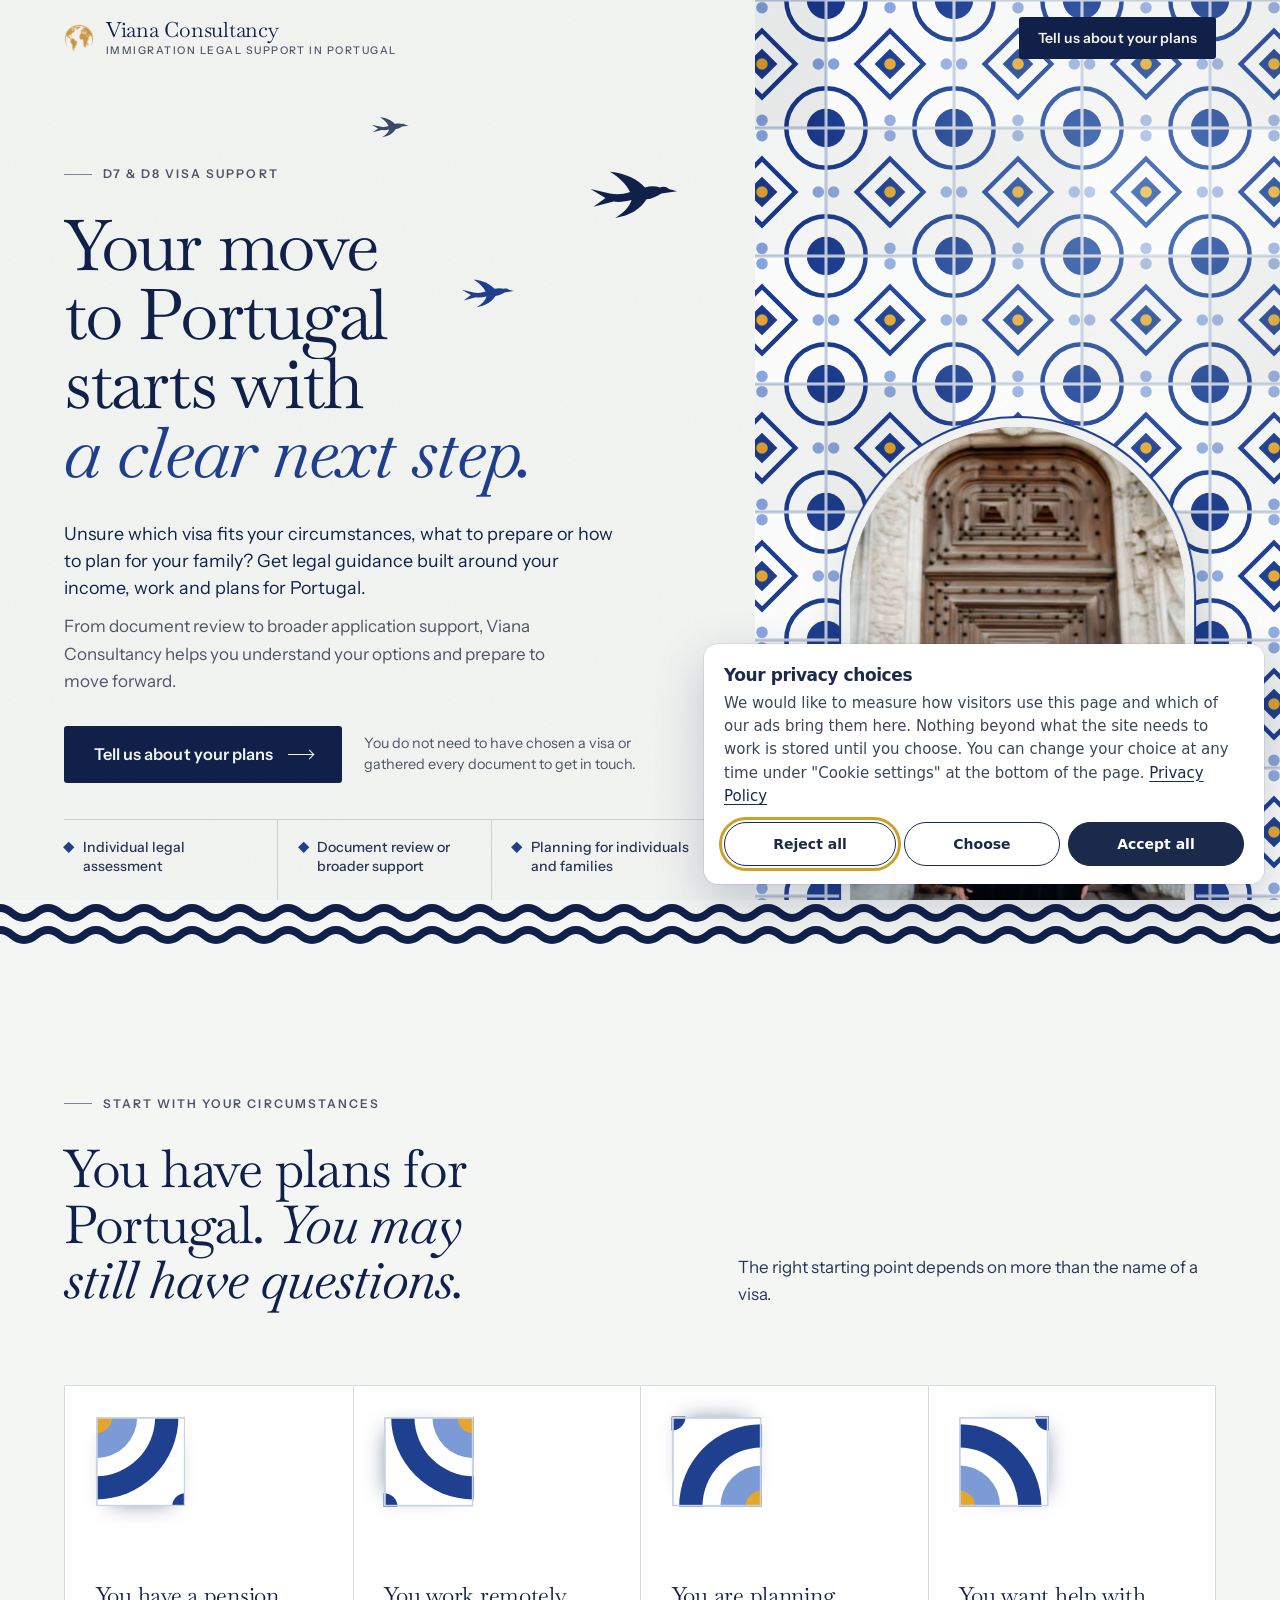
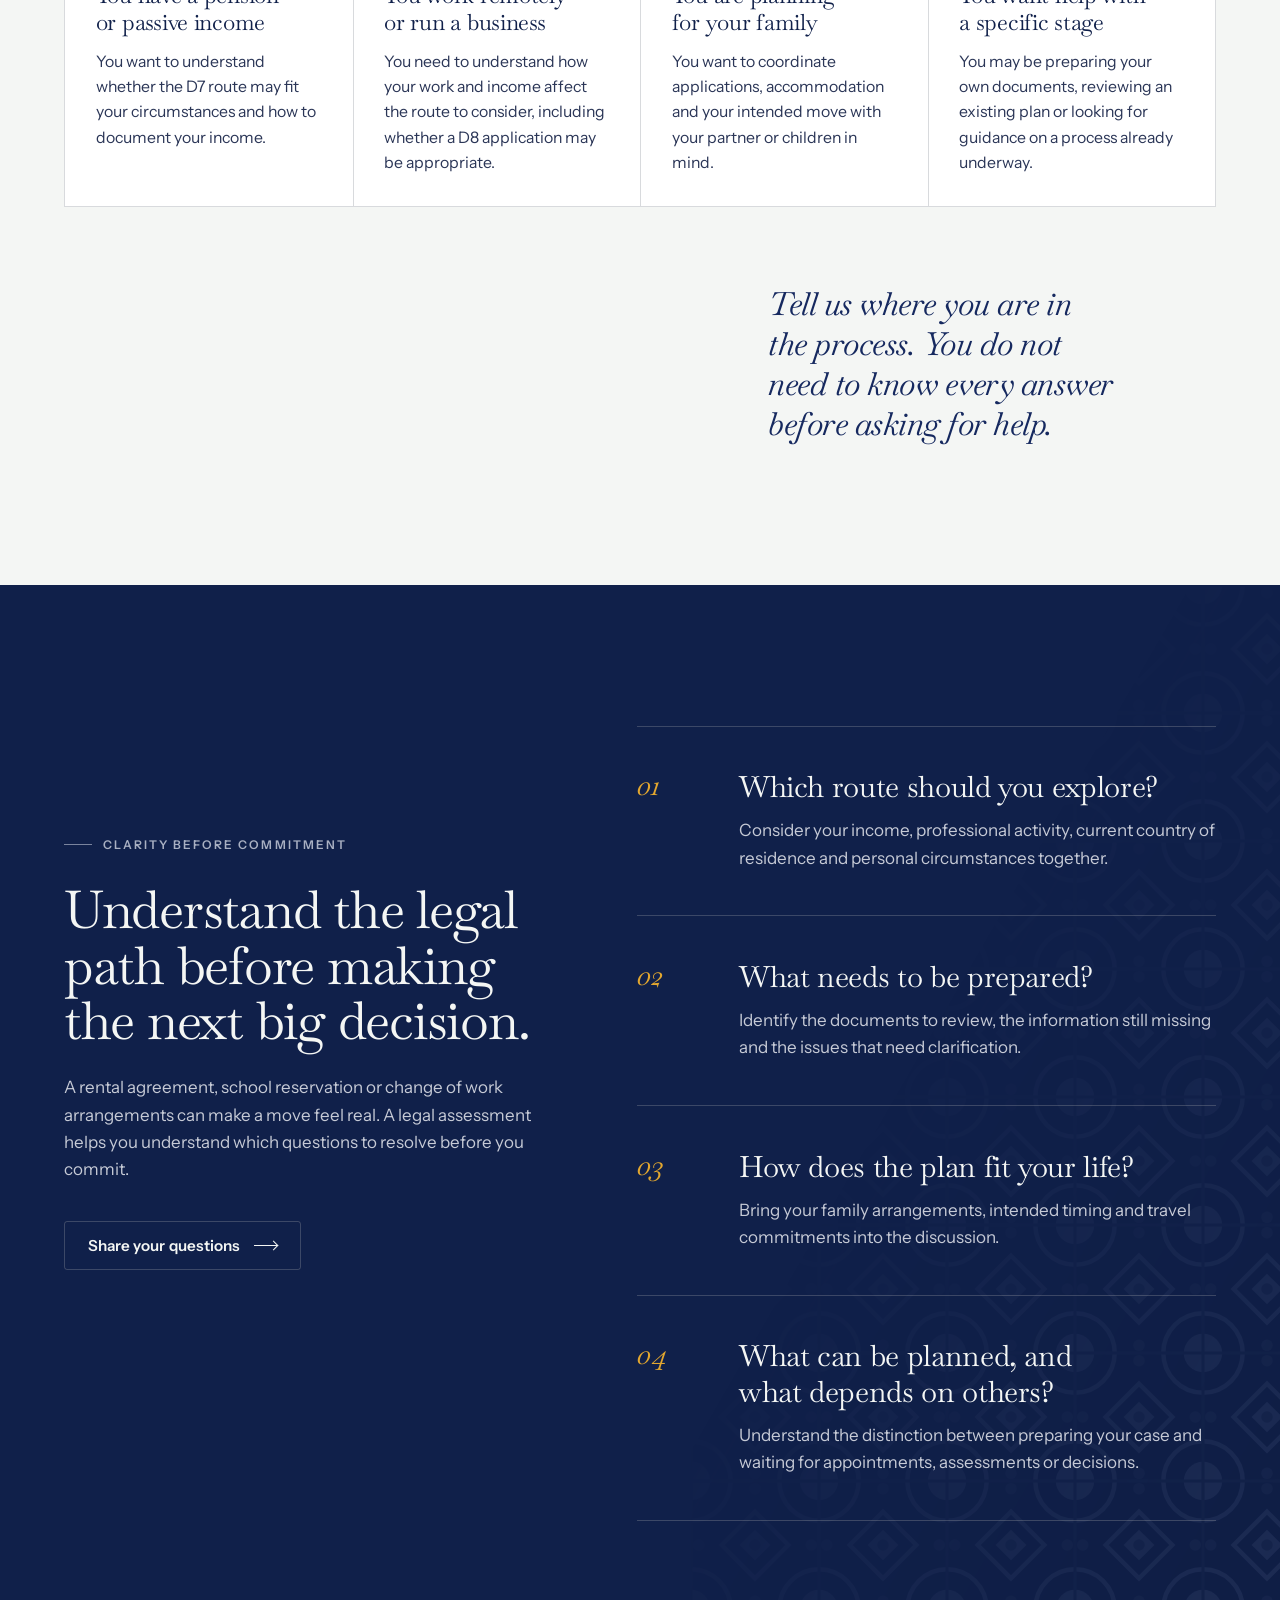
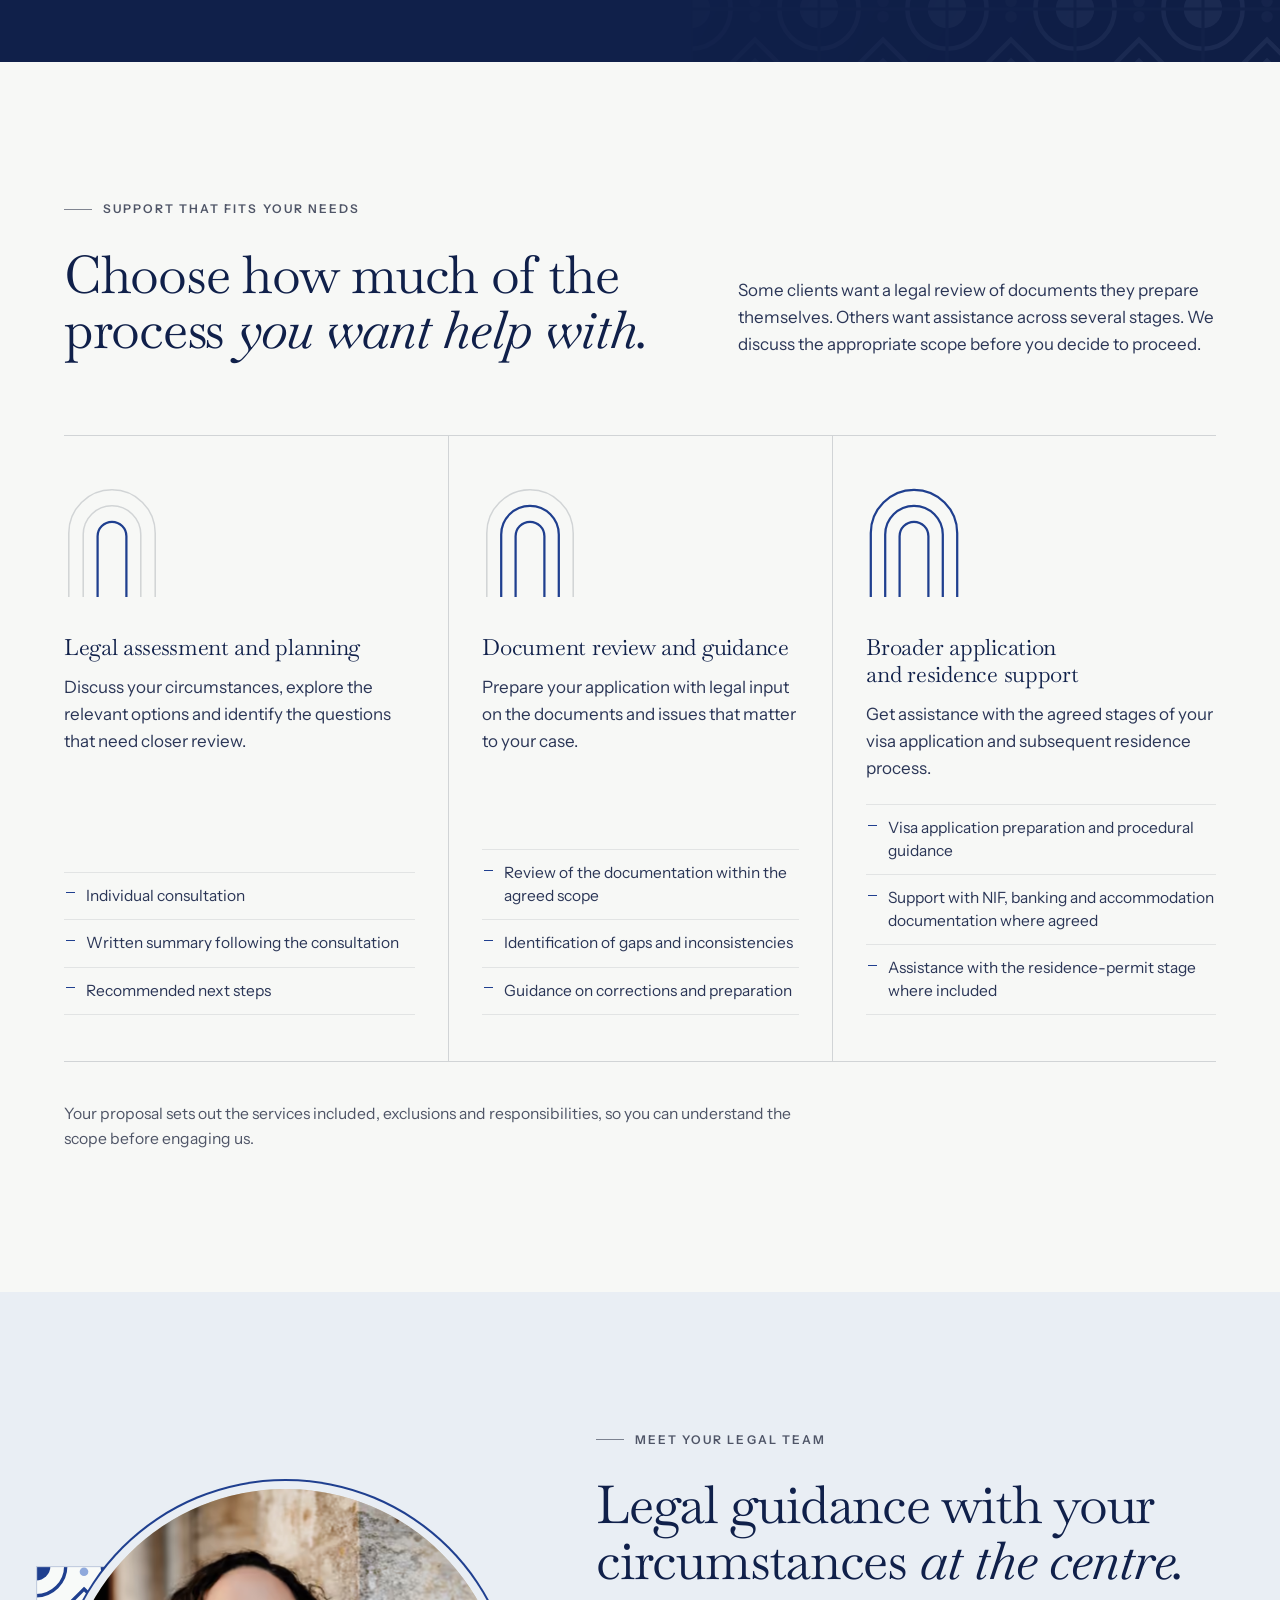
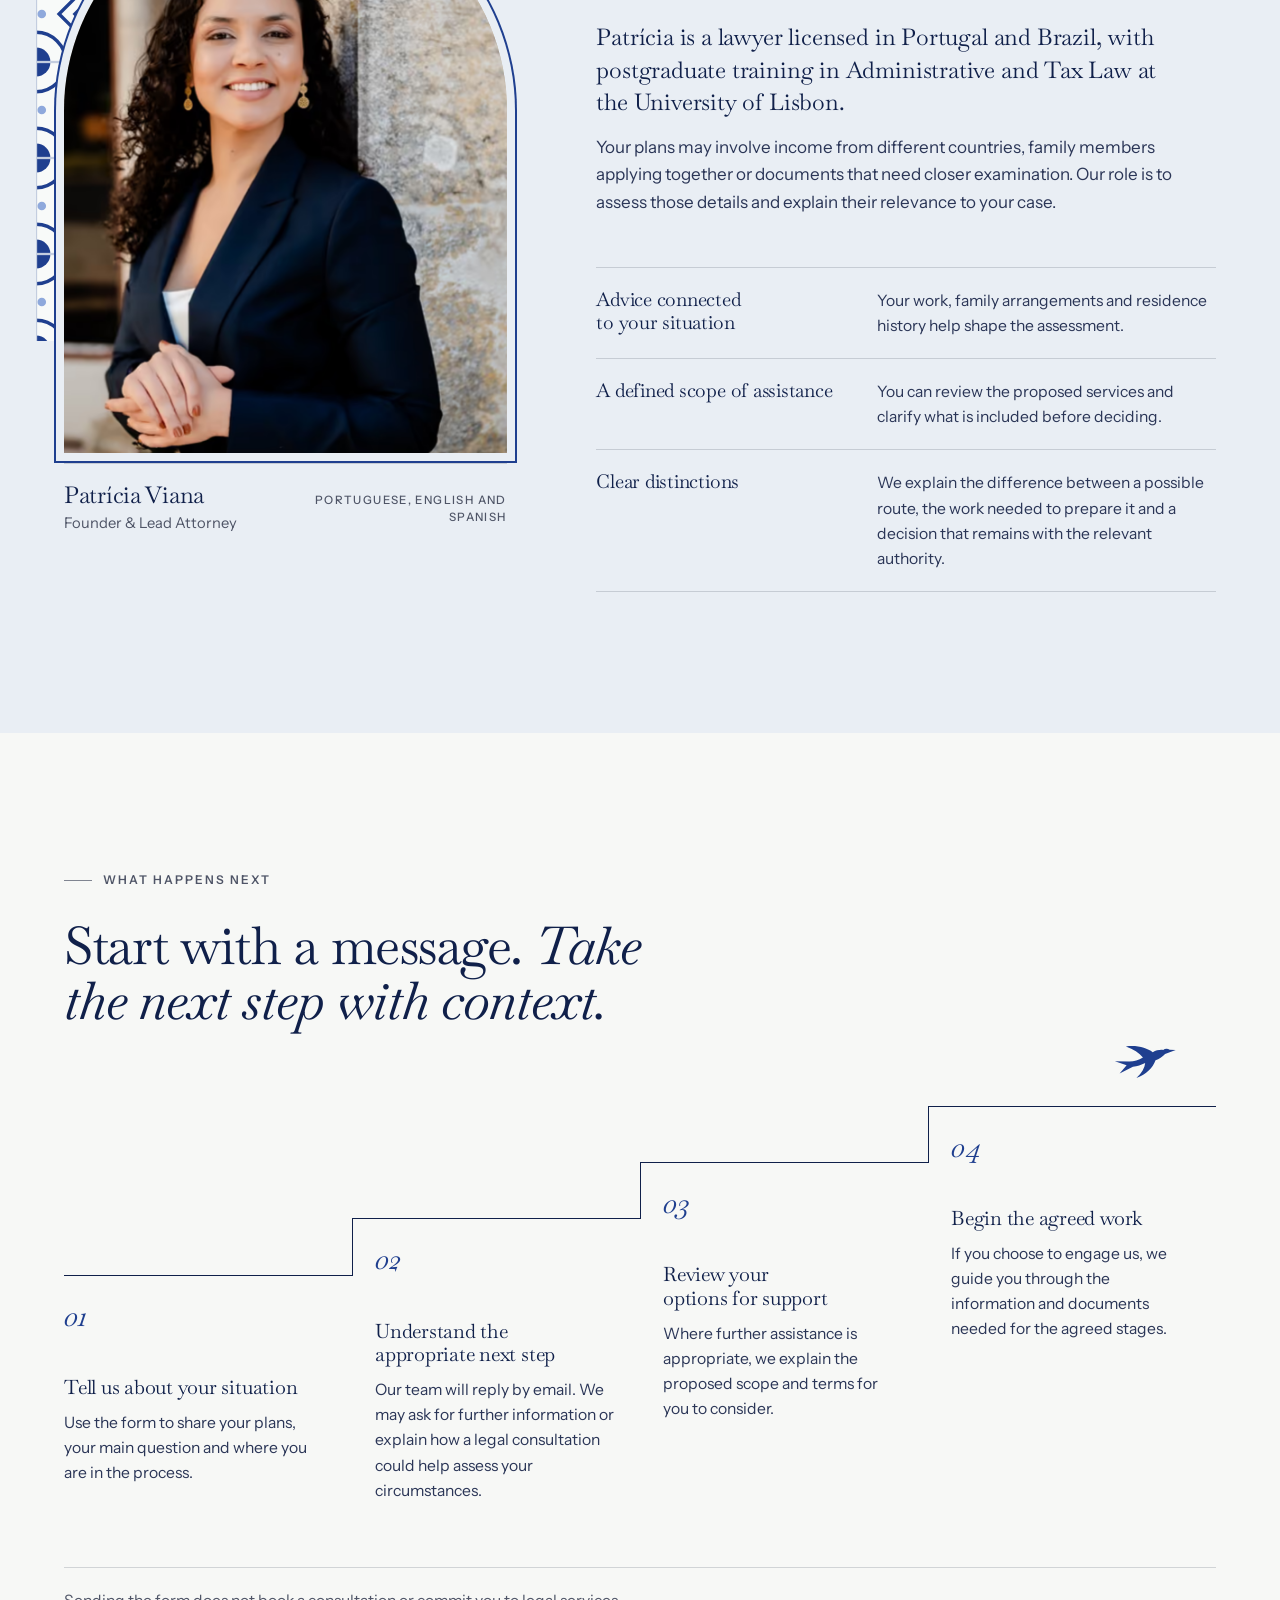
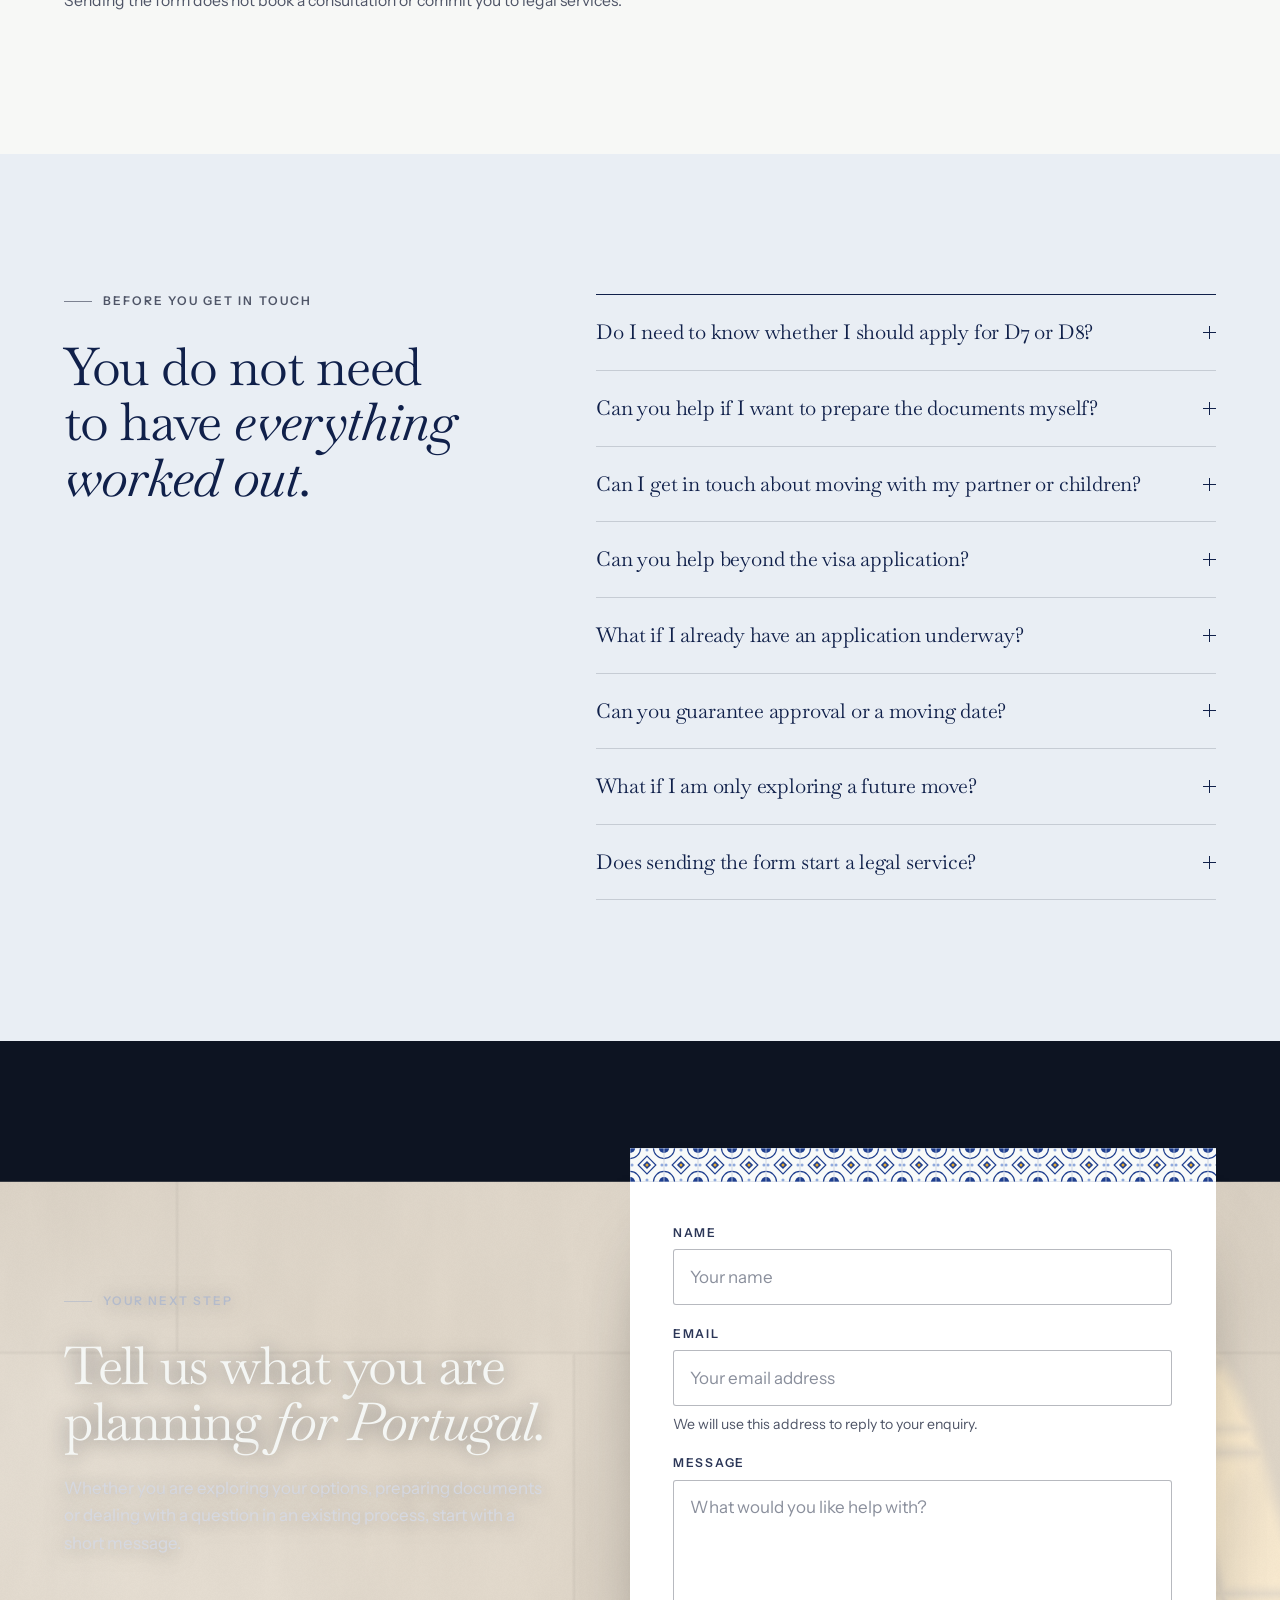
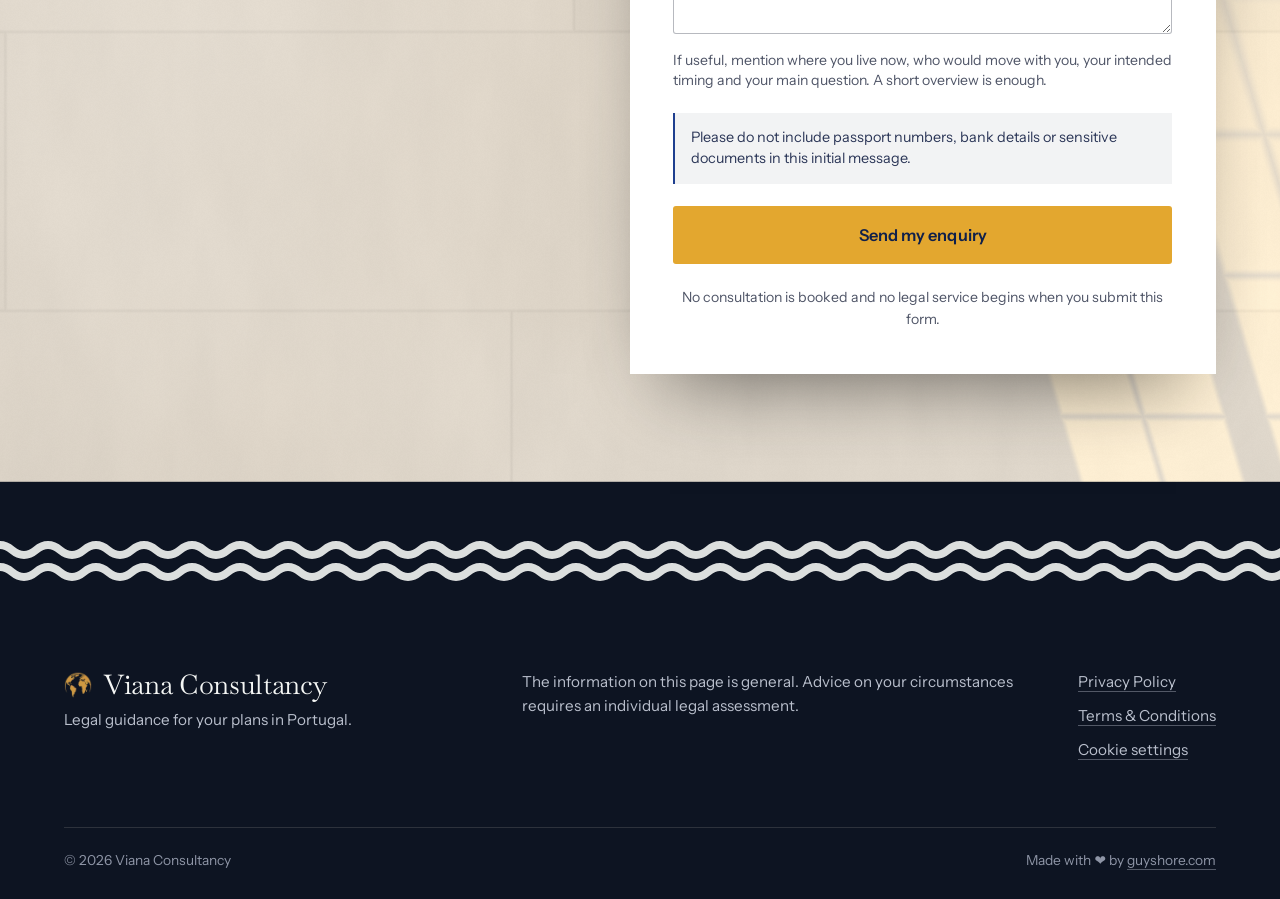
<file: b/index.html>
<!DOCTYPE html>
<html lang="en">
<head>
  <meta charset="UTF-8">
  <meta name="viewport" content="width=device-width, initial-scale=1">
  <!-- Consent Mode: everything denied until the visitor chooses in the banner (/consent.js).
       A saved choice (localStorage "va_consent", 12 months) is restored here, before GTM loads,
       so no tag ever runs ahead of it. -->
  <script>
    window.dataLayer = window.dataLayer || [];
    function gtag(){dataLayer.push(arguments);}
    gtag('consent', 'default', {
      ad_storage: 'denied', ad_user_data: 'denied', ad_personalization: 'denied',
      analytics_storage: 'denied', wait_for_update: 500
    });
    gtag('set', 'ads_data_redaction', true);
    (function () {
      try {
        var c = JSON.parse(localStorage.getItem('va_consent') || 'null');
        if (!c || c.v !== 1 || Date.now() - c.t >= 31536000000) return;
        var ad = c.marketing ? 'granted' : 'denied';
        gtag('consent', 'update', {
          analytics_storage: c.analytics ? 'granted' : 'denied',
          ad_storage: ad, ad_user_data: ad, ad_personalization: ad
        });
      } catch (e) {}
    })();
  </script>
  <!-- A/B test: the Edge Function on / rewrites to this file only for variant B, so
       this page is always "b". The key goes into the dataLayer before the GTM
       snippet, so GTM's first event already sees it; GTM reads it with a Data Layer Variable
       "ab_variant". No tag is configured here. -->
  <script>
    window.dataLayer = window.dataLayer || [];
    window.dataLayer.push({ ab_variant: 'b' });
  </script>
  <!-- Google Tag Manager GTM-NSBRS9XN: the only tag on the site. GA4, Clarity and any other
       tool are configured inside the container, never added to the code. -->
  <script async src="https://www.googletagmanager.com/gtm.js?id=GTM-NSBRS9XN"></script>
  <script>
    window.dataLayer = window.dataLayer || [];
    function gtag(){dataLayer.push(arguments);}
    gtag('js', new Date());
  </script>
  <title>D7 &amp; D8 Visa Legal Support in Portugal | Viana Consultancy</title>
  <meta name="description" content="Unsure which visa fits your circumstances, what to prepare or how to plan for your family? Get legal guidance built around your income, work and plans for Portugal.">
  <!-- Page B of the A/B test. It is served under "/" for half of the visitors, so the
       canonical is the home page and every asset path is absolute (/b/...). -->
  <link rel="canonical" href="https://visa.vianaconsultancy.com/">
  <meta name="theme-color" content="#F4F6F4">

  <meta property="og:type" content="website">
  <meta property="og:url" content="https://visa.vianaconsultancy.com/">
  <meta property="og:title" content="Your move to Portugal starts with a clear next step.">
  <meta property="og:description" content="Legal guidance for D7 and D8 visas, built around your income, work and plans for Portugal.">
  <meta property="og:image" content="https://visa.vianaconsultancy.com/b/img/og.jpg">
  <meta name="twitter:card" content="summary_large_image">

  <link rel="icon" href="/b/img/mark-64.png" sizes="64x64" type="image/png">
  <link rel="apple-touch-icon" href="/b/img/mark-180.png">

  <link rel="preload" href="/b/fonts/Baskervville-normal.woff2" as="font" type="font/woff2" crossorigin>
  <link rel="preload" href="/b/fonts/InstrumentSans-normal.woff2" as="font" type="font/woff2" crossorigin>
  <link rel="stylesheet" href="/b/css/b.css">

  <script type="application/ld+json">
  {
    "@context": "https://schema.org",
    "@type": "LegalService",
    "name": "Viana Consultancy",
    "description": "Immigration legal support in Portugal. Legal guidance for D7 and D8 visas.",
    "url": "https://visa.vianaconsultancy.com/",
    "areaServed": "Portugal",
    "knowsLanguage": ["pt", "en", "es"],
    "founder": { "@type": "Person", "name": "Patrícia Viana", "jobTitle": "Founder & Lead Attorney" }
  }
  </script>
  <script type="application/ld+json">
  {
    "@context": "https://schema.org",
    "@type": "FAQPage",
    "mainEntity": [
      { "@type": "Question", "name": "Do I need to know whether I should apply for D7 or D8?", "acceptedAnswer": { "@type": "Answer", "text": "No. Tell us about your income, work and plans. We can explain the next step for assessing which route may be appropriate. Eligibility requires an individual assessment." } },
      { "@type": "Question", "name": "Can you help if I want to prepare the documents myself?", "acceptedAnswer": { "@type": "Answer", "text": "Yes. We offer document review and legal guidance as well as broader assistance. The scope depends on your circumstances and the support you need." } },
      { "@type": "Question", "name": "Can I get in touch about moving with my partner or children?", "acceptedAnswer": { "@type": "Answer", "text": "Yes. Mention who would be moving with you and any timing considerations. Family circumstances are an important part of planning the appropriate approach." } },
      { "@type": "Question", "name": "Can you help beyond the visa application?", "acceptedAnswer": { "@type": "Answer", "text": "Our assistance can include the subsequent residence-permit stage in Portugal. Your proposal will specify which stages and services are included." } },
      { "@type": "Question", "name": "What if I already have an application underway?", "acceptedAnswer": { "@type": "Answer", "text": "Briefly describe the type of application, its current stage and the issue you want help with. If there is an official notice or deadline, mention it so we can understand the context and advise on the appropriate next step." } },
      { "@type": "Question", "name": "Can you guarantee approval or a moving date?", "acceptedAnswer": { "@type": "Answer", "text": "No. Decisions and appointment availability remain with the relevant authorities, and banking procedures are subject to the bank's assessment. We can help prepare the agreed parts of your case and explain the dependencies." } },
      { "@type": "Question", "name": "What if I am only exploring a future move?", "acceptedAnswer": { "@type": "Answer", "text": "You can still get in touch. Let us know your intended timing and the questions you want to resolve. Planning may begin well before it is appropriate to submit an application." } },
      { "@type": "Question", "name": "Does sending the form start a legal service?", "acceptedAnswer": { "@type": "Answer", "text": "No. The form is an initial enquiry. It does not book a consultation or create an attorney-client relationship. Any consultation or further service will be agreed separately." } }
    ]
  }
  </script>

  <script src="/b/js/tracking.js" defer></script>
  <script type="module" src="/b/js/main.js"></script>
</head>
<body>
  <a class="skip" href="#main">Skip to content</a>


  <header class="head" id="top">
    <a class="brand" href="#top" aria-label="Viana Consultancy, back to the top">
      <img class="brand__mark" src="/b/img/mark-64.webp" width="30" height="30" alt="">
      <span class="brand__text">
        <span class="brand__name"><span>Viana</span> <span>Consultancy</span></span>
        <span class="brand__desc">Immigration legal support in Portugal</span>
      </span>
    </a>
    <a class="btn btn--ink head__cta" href="#contact">Tell us about your plans</a>
  </header>

  <main id="main">

    <!-- ================= HERO ================= -->
    <section class="hero" aria-labelledby="hero-title">
      <div class="hero__text">
        <p class="eyebrow">D7 &amp; D8 visa support</p>
        <h1 id="hero-title" class="hero__title">
          <span class="line"><span>Your move</span></span>
          <span class="line"><span>to Portugal</span></span>
          <span class="line"><span>starts with</span></span>
          <span class="line"><span><em>a clear next step.</em></span></span>
        </h1>
        <p class="hero__lede">Unsure which visa fits your circumstances, what to prepare or how to plan for your family? Get legal guidance built around your income, work and plans for Portugal.</p>
        <p class="hero__support">From document review to broader application support, Viana Consultancy helps you understand your options and prepare to move forward.</p>
        <div class="hero__action">
          <a class="btn btn--ink btn--lg" href="#contact">Tell us about your plans <span class="btn__arrow" aria-hidden="true"></span></a>
          <p class="hero__micro">You do not need to have chosen a visa or gathered every document to get in touch.</p>
        </div>
        <ul class="hero__marks" aria-label="What you can expect">
          <li>Individual legal assessment</li>
          <li>Document review or broader support</li>
          <li>Planning for individuals and families</li>
        </ul>
      </div>

      <!-- A wall of azulejos that lays itself tile by tile, with Patrícia at a Lisbon doorway in the arch. -->
      <div class="hero__wall">
        <div class="tiles" id="tiles" aria-hidden="true"></div>
        <div class="tiles__sheen" aria-hidden="true"></div>
        <figure class="hero__arch">
          <picture>
            <source type="image/avif" srcset="/b/img/patricia-door-420.avif 420w, /b/img/patricia-door-640.avif 640w, /b/img/patricia-door-1066.avif 1066w" sizes="(max-width: 900px) 52vw, 26vw">
            <img src="/b/img/patricia-door-1066.webp" srcset="/b/img/patricia-door-420.webp 420w, /b/img/patricia-door-640.webp 640w, /b/img/patricia-door-1066.webp 1066w" sizes="(max-width: 900px) 52vw, 26vw" width="1066" height="1500" fetchpriority="high" decoding="async" alt="Patrícia Viana in her lawyer's robe at a carved stone doorway in Lisbon">
          </picture>
        </figure>
      </div>

      <!-- Swallows: the Portuguese emblem of leaving, arriving and making a home. -->
      <svg class="swallow swallow--1" viewBox="0 0 120 64" aria-hidden="true" focusable="false"><path d="M118 27l-11-3c-3-3-8-4-12-2-6-2-13-2-20 0C66 12 50 3 28 1c13 8 22 17 27 27-9 3-18 4-27 2L2 24l20 12-16 12 27-7c8 1 16 0 24-2-3 9-10 17-22 24 20-3 34-12 42-25 7-1 14-4 20-8z"/></svg>
      <svg class="swallow swallow--2" viewBox="0 0 120 64" aria-hidden="true" focusable="false"><path d="M118 27l-11-3c-3-3-8-4-12-2-6-2-13-2-20 0C66 12 50 3 28 1c13 8 22 17 27 27-9 3-18 4-27 2L2 24l20 12-16 12 27-7c8 1 16 0 24-2-3 9-10 17-22 24 20-3 34-12 42-25 7-1 14-4 20-8z"/></svg>
      <svg class="swallow swallow--3" viewBox="0 0 120 64" aria-hidden="true" focusable="false"><path d="M118 27l-11-3c-3-3-8-4-12-2-6-2-13-2-20 0C66 12 50 3 28 1c13 8 22 17 27 27-9 3-18 4-27 2L2 24l20 12-16 12 27-7c8 1 16 0 24-2-3 9-10 17-22 24 20-3 34-12 42-25 7-1 14-4 20-8z"/></svg>
    </section>

    <!-- Calçada portuguesa: the wave pavement of Lisbon's squares. -->
    <div class="calcada" aria-hidden="true"></div>

    <!-- ================= SITUATIONS ================= -->
    <section class="situations" aria-labelledby="situations-title">
      <div class="wrap">
        <header class="sec-head sec-head--split">
          <div>
            <p class="eyebrow">Start with your circumstances</p>
            <h2 id="situations-title">You have plans for Portugal. <em>You may still have questions.</em></h2>
          </div>
          <p class="sec-head__lede">The right starting point depends on more than the name of a visa.</p>
        </header>
        <ul class="sheets">
          <li class="sheet">
            <svg class="tile-motif" style="--r:0deg" viewBox="0 0 100 100" aria-hidden="true" focusable="false"><rect width="100" height="100" fill="#fff"/><circle cx="0" cy="0" r="92" fill="#1F3F8F"/><circle cx="0" cy="0" r="66" fill="#fff"/><circle cx="0" cy="0" r="46" fill="#7C9AD6"/><circle cx="0" cy="0" r="18" fill="#E3A72F"/><circle cx="100" cy="100" r="15" fill="#1F3F8F"/><rect x="1" y="1" width="98" height="98" fill="none" stroke="#C9D3E6" stroke-width="2"/></svg>
            <h3>You have a pension or passive income</h3>
            <p>You want to understand whether the D7 route may fit your circumstances and how to document your income.</p>
          </li>
          <li class="sheet">
            <svg class="tile-motif" style="--r:90deg" viewBox="0 0 100 100" aria-hidden="true" focusable="false"><rect width="100" height="100" fill="#fff"/><circle cx="0" cy="0" r="92" fill="#1F3F8F"/><circle cx="0" cy="0" r="66" fill="#fff"/><circle cx="0" cy="0" r="46" fill="#7C9AD6"/><circle cx="0" cy="0" r="18" fill="#E3A72F"/><circle cx="100" cy="100" r="15" fill="#1F3F8F"/><rect x="1" y="1" width="98" height="98" fill="none" stroke="#C9D3E6" stroke-width="2"/></svg>
            <h3>You work remotely or run a business</h3>
            <p>You need to understand how your work and income affect the route to consider, including whether a D8 application may be appropriate.</p>
          </li>
          <li class="sheet">
            <svg class="tile-motif" style="--r:180deg" viewBox="0 0 100 100" aria-hidden="true" focusable="false"><rect width="100" height="100" fill="#fff"/><circle cx="0" cy="0" r="92" fill="#1F3F8F"/><circle cx="0" cy="0" r="66" fill="#fff"/><circle cx="0" cy="0" r="46" fill="#7C9AD6"/><circle cx="0" cy="0" r="18" fill="#E3A72F"/><circle cx="100" cy="100" r="15" fill="#1F3F8F"/><rect x="1" y="1" width="98" height="98" fill="none" stroke="#C9D3E6" stroke-width="2"/></svg>
            <h3>You are planning for your family</h3>
            <p>You want to coordinate applications, accommodation and your intended move with your partner or children in mind.</p>
          </li>
          <li class="sheet">
            <svg class="tile-motif" style="--r:270deg" viewBox="0 0 100 100" aria-hidden="true" focusable="false"><rect width="100" height="100" fill="#fff"/><circle cx="0" cy="0" r="92" fill="#1F3F8F"/><circle cx="0" cy="0" r="66" fill="#fff"/><circle cx="0" cy="0" r="46" fill="#7C9AD6"/><circle cx="0" cy="0" r="18" fill="#E3A72F"/><circle cx="100" cy="100" r="15" fill="#1F3F8F"/><rect x="1" y="1" width="98" height="98" fill="none" stroke="#C9D3E6" stroke-width="2"/></svg>
            <h3>You want help with a specific stage</h3>
            <p>You may be preparing your own documents, reviewing an existing plan or looking for guidance on a process already underway.</p>
          </li>
        </ul>
        <p class="situations__close">Tell us where you are in the process. You do not need to know every answer before asking for help.</p>
      </div>
    </section>

    <!-- ================= PLANNING ================= -->
    <section class="planning" aria-labelledby="planning-title">
      <div class="wrap planning__grid">
        <header class="planning__head">
          <p class="eyebrow">Clarity before commitment</p>
          <h2 id="planning-title">Understand the legal path before making the next big decision.</h2>
          <p class="sec-head__lede">A rental agreement, school reservation or change of work arrangements can make a move feel real. A legal assessment helps you understand which questions to resolve before you commit.</p>
          <a class="btn btn--line" href="#contact">Share your questions <span class="btn__arrow" aria-hidden="true"></span></a>
        </header>
        <ol class="questions">
          <li class="question">
            <span class="question__n" aria-hidden="true">01</span>
            <h3>Which route should you explore?</h3>
            <p>Consider your income, professional activity, current country of residence and personal circumstances together.</p>
          </li>
          <li class="question">
            <span class="question__n" aria-hidden="true">02</span>
            <h3>What needs to be prepared?</h3>
            <p>Identify the documents to review, the information still missing and the issues that need clarification.</p>
          </li>
          <li class="question">
            <span class="question__n" aria-hidden="true">03</span>
            <h3>How does the plan fit your life?</h3>
            <p>Bring your family arrangements, intended timing and travel commitments into the discussion.</p>
          </li>
          <li class="question">
            <span class="question__n" aria-hidden="true">04</span>
            <h3>What can be planned, and what depends on others?</h3>
            <p>Understand the distinction between preparing your case and waiting for appointments, assessments or decisions.</p>
          </li>
        </ol>
      </div>
    </section>

    <!-- ================= SUPPORT ================= -->
    <section class="support" aria-labelledby="support-title">
      <div class="wrap">
        <header class="sec-head sec-head--split">
          <div>
            <p class="eyebrow">Support that fits your needs</p>
            <h2 id="support-title">Choose how much of the process <em>you want help with.</em></h2>
          </div>
          <p class="sec-head__lede">Some clients want a legal review of documents they prepare themselves. Others want assistance across several stages. We discuss the appropriate scope before you decide to proceed.</p>
        </header>

        <div class="scopes">
          <article class="scope" data-scope="1">
            <svg class="scope__arch" viewBox="0 0 120 150" aria-hidden="true" focusable="false">
              <path class="arch arch--3" d="M6 150V70A54 54 0 0 1 114 70V150"/>
              <path class="arch arch--2" d="M24 150V72A36 36 0 0 1 96 72V150"/>
              <path class="arch arch--1" d="M42 150V74A18 18 0 0 1 78 74V150"/>
            </svg>
            <h3>Legal assessment and planning</h3>
            <p>Discuss your circumstances, explore the relevant options and identify the questions that need closer review.</p>
            <ul>
              <li>Individual consultation</li>
              <li>Written summary following the consultation</li>
              <li>Recommended next steps</li>
            </ul>
          </article>
          <article class="scope" data-scope="2">
            <svg class="scope__arch" viewBox="0 0 120 150" aria-hidden="true" focusable="false">
              <path class="arch arch--3" d="M6 150V70A54 54 0 0 1 114 70V150"/>
              <path class="arch arch--2" d="M24 150V72A36 36 0 0 1 96 72V150"/>
              <path class="arch arch--1" d="M42 150V74A18 18 0 0 1 78 74V150"/>
            </svg>
            <h3>Document review and guidance</h3>
            <p>Prepare your application with legal input on the documents and issues that matter to your case.</p>
            <ul>
              <li>Review of the documentation within the agreed scope</li>
              <li>Identification of gaps and inconsistencies</li>
              <li>Guidance on corrections and preparation</li>
            </ul>
          </article>
          <article class="scope" data-scope="3">
            <svg class="scope__arch" viewBox="0 0 120 150" aria-hidden="true" focusable="false">
              <path class="arch arch--3" d="M6 150V70A54 54 0 0 1 114 70V150"/>
              <path class="arch arch--2" d="M24 150V72A36 36 0 0 1 96 72V150"/>
              <path class="arch arch--1" d="M42 150V74A18 18 0 0 1 78 74V150"/>
            </svg>
            <h3>Broader application and residence support</h3>
            <p>Get assistance with the agreed stages of your visa application and subsequent residence process.</p>
            <ul>
              <li>Visa application preparation and procedural guidance</li>
              <li>Support with NIF, banking and accommodation documentation where agreed</li>
              <li>Assistance with the residence-permit stage where included</li>
            </ul>
          </article>
        </div>
        <p class="support__note">Your proposal sets out the services included, exclusions and responsibilities, so you can understand the scope before engaging us.</p>
      </div>
    </section>

    <!-- ================= LEGAL TEAM ================= -->
    <section class="team" aria-labelledby="team-title">
      <div class="wrap team__grid">
        <figure class="team__figure">
          <div class="team__frame">
            <picture>
              <source type="image/avif" srcset="/b/img/patricia-portrait-560.avif 560w, /b/img/patricia-portrait-853.avif 853w" sizes="(max-width: 900px) 78vw, 34vw">
              <img class="team__img" src="/b/img/patricia-portrait-853.webp" srcset="/b/img/patricia-portrait-560.webp 560w, /b/img/patricia-portrait-853.webp 853w" sizes="(max-width: 900px) 78vw, 34vw" width="853" height="1066" loading="lazy" decoding="async" alt="Patrícia Viana, smiling, in a navy blazer beside a limestone wall in Lisbon">
            </picture>
          </div>
          <figcaption class="team__caption">
            <span class="team__name">Patrícia Viana</span>
            <span class="team__role">Founder &amp; Lead Attorney</span>
            <span class="team__langs">Portuguese, English and Spanish</span>
          </figcaption>
        </figure>
        <div class="team__body">
          <p class="eyebrow">Meet your legal team</p>
          <h2 id="team-title">Legal guidance with your circumstances <em>at the centre.</em></h2>
          <p class="team__lead">Patrícia is a lawyer licensed in Portugal and Brazil, with postgraduate training in Administrative and Tax Law at the University of Lisbon.</p>
          <p class="team__text">Your plans may involve income from different countries, family members applying together or documents that need closer examination. Our role is to assess those details and explain their relevance to your case.</p>
          <ul class="principles">
            <li>
              <h3>Advice connected to your situation</h3>
              <p>Your work, family arrangements and residence history help shape the assessment.</p>
            </li>
            <li>
              <h3>A defined scope of assistance</h3>
              <p>You can review the proposed services and clarify what is included before deciding.</p>
            </li>
            <li>
              <h3>Clear distinctions</h3>
              <p>We explain the difference between a possible route, the work needed to prepare it and a decision that remains with the relevant authority.</p>
            </li>
          </ul>
        </div>
      </div>
    </section>

    <!-- ================= PROCESS ================= -->
    <section class="process" aria-labelledby="process-title">
      <div class="wrap">
        <header class="sec-head">
          <p class="eyebrow">What happens next</p>
          <h2 id="process-title">Start with a message. <em>Take the next step with context.</em></h2>
        </header>
        <div class="steps-wrap">
        <svg class="steps__swallow" viewBox="0 0 120 64" aria-hidden="true" focusable="false"><path d="M118 27l-11-3c-3-3-8-4-12-2-6-2-13-2-20 0C66 12 50 3 28 1c13 8 22 17 27 27-9 3-18 4-27 2L2 24l20 12-16 12 27-7c8 1 16 0 24-2-3 9-10 17-22 24 20-3 34-12 42-25 7-1 14-4 20-8z"/></svg>
        <ol class="steps">
          <li class="step">
            <span class="step__n" aria-hidden="true">01</span>
            <h3>Tell us about your situation</h3>
            <p>Use the form to share your plans, your main question and where you are in the process.</p>
          </li>
          <li class="step">
            <span class="step__n" aria-hidden="true">02</span>
            <h3>Understand the appropriate next step</h3>
            <p>Our team will reply by email. We may ask for further information or explain how a legal consultation could help assess your circumstances.</p>
          </li>
          <li class="step">
            <span class="step__n" aria-hidden="true">03</span>
            <h3>Review your options for support</h3>
            <p>Where further assistance is appropriate, we explain the proposed scope and terms for you to consider.</p>
          </li>
          <li class="step">
            <span class="step__n" aria-hidden="true">04</span>
            <h3>Begin the agreed work</h3>
            <p>If you choose to engage us, we guide you through the information and documents needed for the agreed stages.</p>
          </li>
        </ol>
        </div>
        <p class="process__note">Sending the form does not book a consultation or commit you to legal services.</p>
      </div>
    </section>

    <!-- ================= FAQ ================= -->
    <section class="faq" aria-labelledby="faq-title">
      <div class="wrap faq__grid">
        <header class="faq__head">
          <p class="eyebrow">Before you get in touch</p>
          <h2 id="faq-title">You do not need to have <em>everything worked out.</em></h2>
        </header>
        <div class="faq__list">
          <details class="qa" name="faq">
            <summary><span>Do I need to know whether I should apply for D7 or D8?</span></summary>
            <div class="qa__a"><p>No. Tell us about your income, work and plans. We can explain the next step for assessing which route may be appropriate. Eligibility requires an individual assessment.</p></div>
          </details>
          <details class="qa" name="faq">
            <summary><span>Can you help if I want to prepare the documents myself?</span></summary>
            <div class="qa__a"><p>Yes. We offer document review and legal guidance as well as broader assistance. The scope depends on your circumstances and the support you need.</p></div>
          </details>
          <details class="qa" name="faq">
            <summary><span>Can I get in touch about moving with my partner or children?</span></summary>
            <div class="qa__a"><p>Yes. Mention who would be moving with you and any timing considerations. Family circumstances are an important part of planning the appropriate approach.</p></div>
          </details>
          <details class="qa" name="faq">
            <summary><span>Can you help beyond the visa application?</span></summary>
            <div class="qa__a"><p>Our assistance can include the subsequent residence-permit stage in Portugal. Your proposal will specify which stages and services are included.</p></div>
          </details>
          <details class="qa" name="faq">
            <summary><span>What if I already have an application underway?</span></summary>
            <div class="qa__a"><p>Briefly describe the type of application, its current stage and the issue you want help with. If there is an official notice or deadline, mention it so we can understand the context and advise on the appropriate next step.</p></div>
          </details>
          <details class="qa" name="faq">
            <summary><span>Can you guarantee approval or a moving date?</span></summary>
            <div class="qa__a"><p>No. Decisions and appointment availability remain with the relevant authorities, and banking procedures are subject to the bank's assessment. We can help prepare the agreed parts of your case and explain the dependencies.</p></div>
          </details>
          <details class="qa" name="faq">
            <summary><span>What if I am only exploring a future move?</span></summary>
            <div class="qa__a"><p>You can still get in touch. Let us know your intended timing and the questions you want to resolve. Planning may begin well before it is appropriate to submit an application.</p></div>
          </details>
          <details class="qa" name="faq">
            <summary><span>Does sending the form start a legal service?</span></summary>
            <div class="qa__a"><p>No. The form is an initial enquiry. It does not book a consultation or create an attorney-client relationship. Any consultation or further service will be agreed separately.</p></div>
          </details>
        </div>
      </div>
    </section>

    <!-- ================= CONTACT ================= -->
    <section class="contact" id="contact" aria-labelledby="contact-title">
      <!-- The wall at dusk: sunlight through a Gothic window, one WebGL shader. Decorative only. -->
      <div class="wall" aria-hidden="true"><canvas id="wall"></canvas></div>
      <div class="wrap contact__grid">
        <header class="contact__head">
          <p class="eyebrow">Your next step</p>
          <h2 id="contact-title">Tell us what you are planning <em>for Portugal.</em></h2>
          <p class="sec-head__lede">Whether you are exploring your options, preparing documents or dealing with a question in an existing process, start with a short message.</p>
        </header>

        <div class="card" id="enquiry">
          <form class="form" id="enquiry-form" novalidate data-source="page-b" data-form-id="visa_b_enquiry">
            <div class="field">
              <label for="f-name">Name</label>
              <input id="f-name" name="name" type="text" autocomplete="name" placeholder="Your name" required aria-describedby="e-name">
              <p class="field__error" id="e-name" hidden>Please enter your name.</p>
            </div>
            <div class="field">
              <label for="f-email">Email</label>
              <input id="f-email" name="email" type="email" autocomplete="email" inputmode="email" placeholder="Your email address" required aria-describedby="h-email e-email">
              <p class="field__help" id="h-email">We will use this address to reply to your enquiry.</p>
              <p class="field__error" id="e-email" hidden>Please enter a valid email address.</p>
            </div>
            <div class="field">
              <label for="f-message">Message</label>
              <textarea id="f-message" name="message" rows="5" placeholder="What would you like help with?" required aria-describedby="h-message e-message"></textarea>
              <p class="field__help" id="h-message">If useful, mention where you live now, who would move with you, your intended timing and your main question. A short overview is enough.</p>
              <p class="field__error" id="e-message" hidden>Please add a brief message about your situation.</p>
            </div>
            <!-- Honeypot: people never see or reach this field. -->
            <div class="trap" aria-hidden="true">
              <label for="f-company">Company</label>
              <input id="f-company" name="company" type="text" tabindex="-1" autocomplete="off">
            </div>
            <p class="form__privacy">Please do not include passport numbers, bank details or sensitive documents in this initial message.</p>
            <div class="form__check" id="enquiry-check"></div>
            <div class="form__error" id="enquiry-error" role="alert" hidden>
              <strong>Your enquiry could not be sent.</strong>
              <span>Please try submitting the form again.</span>
            </div>
            <button class="btn btn--gold btn--lg form__submit" type="submit" data-label="Send my enquiry" data-busy="Sending your enquiry...">Send my enquiry</button>
            <p class="form__reassure">No consultation is booked and no legal service begins when you submit this form.</p>
          </form>
          <div class="sent" id="enquiry-sent" tabindex="-1" hidden>
            <svg class="sent__arch" viewBox="0 0 120 150" aria-hidden="true" focusable="false"><path d="M24 150V72A36 36 0 0 1 96 72V150"/></svg>
            <h3>Thank you. Your enquiry has been received.</h3>
            <p>Our team will reply to the email address you provided with the appropriate next step. You do not need to submit the form again.</p>
          </div>
        </div>
      </div>
    </section>
    <!-- Copy per Google Ads search term: with ?term=<slug> in the URL, /b/js/terms.js swaps
         the texts above for that term's copy before the first paint. It is written in only
         for those visits, as a blocking same-origin script, so no one sees the default copy
         flash; without "term" (or with an unknown one) the page keeps the copy above. -->
    <script>if (/[?&]term=/.test(location.search)) document.write('<script src="/b/js/terms.js"><\/script>');</script>
  </main>

  <footer class="foot">
    <div class="wrap foot__grid">
      <div class="foot__brand">
        <p class="foot__name"><img class="foot__mark" src="/b/img/mark-64.webp" width="28" height="28" alt="">Viana Consultancy</p>
        <p class="foot__desc">Legal guidance for your plans in Portugal.</p>
      </div>
      <p class="foot__notice">The information on this page is general. Advice on your circumstances requires an individual legal assessment.</p>
      <nav class="foot__links" aria-label="Legal">
        <a href="/privacy.html">Privacy Policy</a>
        <a href="/terms.html">Terms &amp; Conditions</a>
        <a href="#" data-consent-open>Cookie settings</a>
      </nav>
    </div>
    <div class="wrap foot__base">
      <p>&copy; <span id="year">2026</span> Viana Consultancy</p>
      <p>Made with ❤️ by <a href="https://guyshore.com" target="_blank" rel="noopener">guyshore.com</a></p>
    </div>
  </footer>
  <!-- Cookie banner and consent updates; the defaults are set in <head>. -->
  <script src="/consent.js" defer></script>
</body>
</html>
</file>
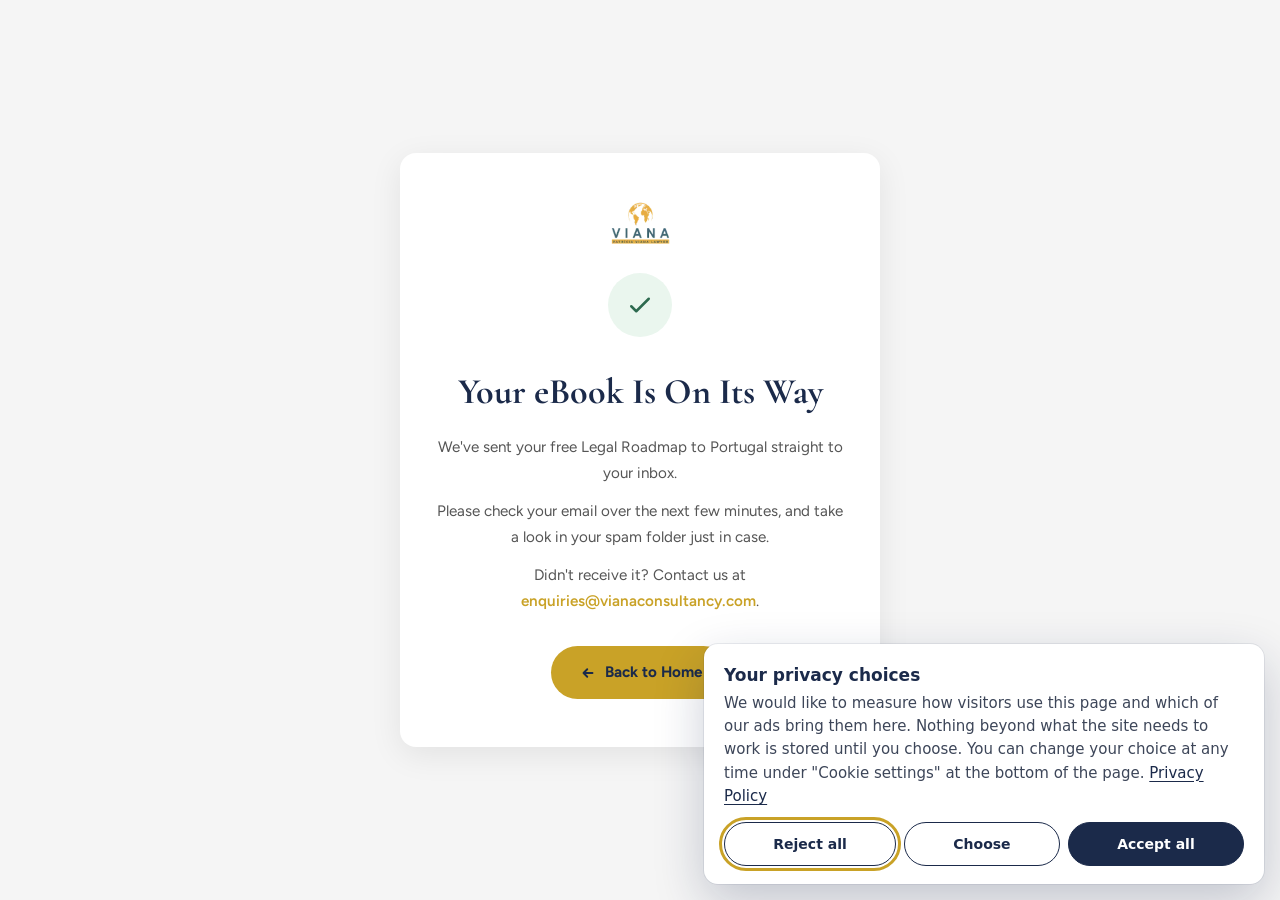
<file: thank-you/index.html>
<!DOCTYPE html>
<html lang="en">
<head>
  <meta charset="UTF-8">
  <meta name="viewport" content="width=device-width, initial-scale=1.0">
  <!-- Consent Mode: everything denied until the visitor chooses in the banner (/consent.js).
       A saved choice (localStorage "va_consent", 12 months) is restored here, before GTM loads,
       so no tag ever runs ahead of it. -->
  <script>
    window.dataLayer = window.dataLayer || [];
    function gtag(){dataLayer.push(arguments);}
    gtag('consent', 'default', {
      ad_storage: 'denied', ad_user_data: 'denied', ad_personalization: 'denied',
      analytics_storage: 'denied', wait_for_update: 500
    });
    gtag('set', 'ads_data_redaction', true);
    (function () {
      try {
        var c = JSON.parse(localStorage.getItem('va_consent') || 'null');
        if (!c || c.v !== 1 || Date.now() - c.t >= 31536000000) return;
        var ad = c.marketing ? 'granted' : 'denied';
        gtag('consent', 'update', {
          analytics_storage: c.analytics ? 'granted' : 'denied',
          ad_storage: ad, ad_user_data: ad, ad_personalization: ad
        });
      } catch (e) {}
    })();
  </script>
  <!-- A/B test: the Edge Function on / keeps the variant in the cookie va_ab (readable from
       JavaScript). The key goes into the dataLayer before the GTM snippet, so GTM's first event
       already sees it; GTM reads it with a Data Layer Variable "ab_variant". -->
  <script>
    window.dataLayer = window.dataLayer || [];
    var abVariant = (document.cookie.match(/(?:^|; )va_ab=([ab])/) || [])[1];
    if (abVariant) window.dataLayer.push({ ab_variant: abVariant });
  </script>
  <!-- Google Tag Manager GTM-NSBRS9XN: the only tag on the site. GA4, Clarity and any other
       tool are configured inside the container, never added to the code. -->
  <script async src="https://www.googletagmanager.com/gtm.js?id=GTM-NSBRS9XN"></script>
  <script>
    window.dataLayer = window.dataLayer || [];
    function gtag(){dataLayer.push(arguments);}
    gtag('js', new Date());
  </script>
  <title>Thank You | Patrícia Viana Lawyer</title>
  <meta name="description" content="Your free Legal Roadmap to Portugal has been sent to your email.">
  <meta name="robots" content="noindex, nofollow">

  <!-- Favicon -->
  <link rel="icon" href="https://visas.vianaconsultancy.com/wp-content/uploads/2025/04/Logo-8-1-150x138.png" sizes="32x32">
  <link rel="icon" href="https://visas.vianaconsultancy.com/wp-content/uploads/2025/04/Logo-8-1.png" sizes="192x192">
  <link rel="apple-touch-icon" href="https://visas.vianaconsultancy.com/wp-content/uploads/2025/04/Logo-8-1.png">

  <!-- Google Fonts -->
  <link rel="preconnect" href="https://fonts.googleapis.com">
  <link rel="preconnect" href="https://fonts.gstatic.com" crossorigin>
  <link href="https://fonts.googleapis.com/css2?family=Cormorant+Garamond:ital,wght@0,600;0,700&family=Figtree:wght@400;500;600;700&display=swap" rel="stylesheet">

  <link rel="stylesheet" href="../style.css">
  <style>
    .thankyou-section {
      min-height: 100vh;
      display: flex;
      align-items: center;
      justify-content: center;
      background: var(--light-bg);
      padding: 3rem 1.5rem;
    }
    .thankyou-card {
      max-width: 480px;
      width: 100%;
      background: #fff;
      border-radius: 16px;
      padding: 3rem 2.25rem;
      text-align: center;
      box-shadow: 0 8px 32px rgba(0,0,0,.08);
    }
    .thankyou-logo { height: 44px; width: auto; margin: 0 auto 1.75rem; }
    .thankyou-icon {
      width: 64px; height: 64px;
      margin: 0 auto 1.5rem;
      display: flex; align-items: center; justify-content: center;
      background: #eaf6ee;
      border-radius: 50%;
      color: #2d6a4f;
    }
    .thankyou-icon svg { width: 30px; height: 30px; }
    .thankyou-title {
      font-family: 'Cormorant Garamond', Georgia, serif;
      font-size: clamp(1.75rem, 5vw, 2.25rem);
      font-weight: 700;
      color: var(--navy);
      margin-bottom: .85rem;
    }
    .thankyou-text {
      font-size: .95rem;
      color: var(--muted);
      line-height: 1.7;
      margin-bottom: .75rem;
    }
    .thankyou-text:last-of-type { margin-bottom: 2rem; }
    .thankyou-text a { color: var(--gold); font-weight: 600; }
    .thankyou-actions { display: flex; justify-content: center; }
  </style>
</head>
<body>
  <section class="thankyou-section">
    <div class="thankyou-card">
      <a href="../index.html">
        <img src="../assets/images/Logo-8.png" alt="Viana Consultancy" class="thankyou-logo">
      </a>

      <div class="thankyou-icon">
        <svg viewBox="0 0 24 24" fill="none" stroke="currentColor" stroke-width="2" stroke-linecap="round" stroke-linejoin="round" aria-hidden="true">
          <path d="M5 13l4 4L19 7"/>
        </svg>
      </div>

      <h1 class="thankyou-title">Your eBook Is On Its Way</h1>
      <p class="thankyou-text">We've sent your free Legal Roadmap to Portugal straight to your inbox.</p>
      <p class="thankyou-text">Please check your email over the next few minutes, and take a look in your spam folder just in case.</p>
      <p class="thankyou-text">Didn't receive it? Contact us at <a href="mailto:enquiries@vianaconsultancy.com">enquiries@vianaconsultancy.com</a>.</p>

      <div class="thankyou-actions">
        <a href="../index.html" class="btn-gold">
          <svg class="btn-icon" viewBox="0 0 24 24" fill="none" stroke="currentColor" stroke-width="2.5" aria-hidden="true"><path stroke-linecap="round" stroke-linejoin="round" d="M11 17l-5-5m0 0l5-5m-5 5h12"/></svg>
          Back to Home
        </a>
      </div>
    </div>
  </section>
  <!-- Cookie banner and consent updates; the defaults are set in <head>. -->
  <script src="/consent.js" defer></script>
</body>
</html>
</file>
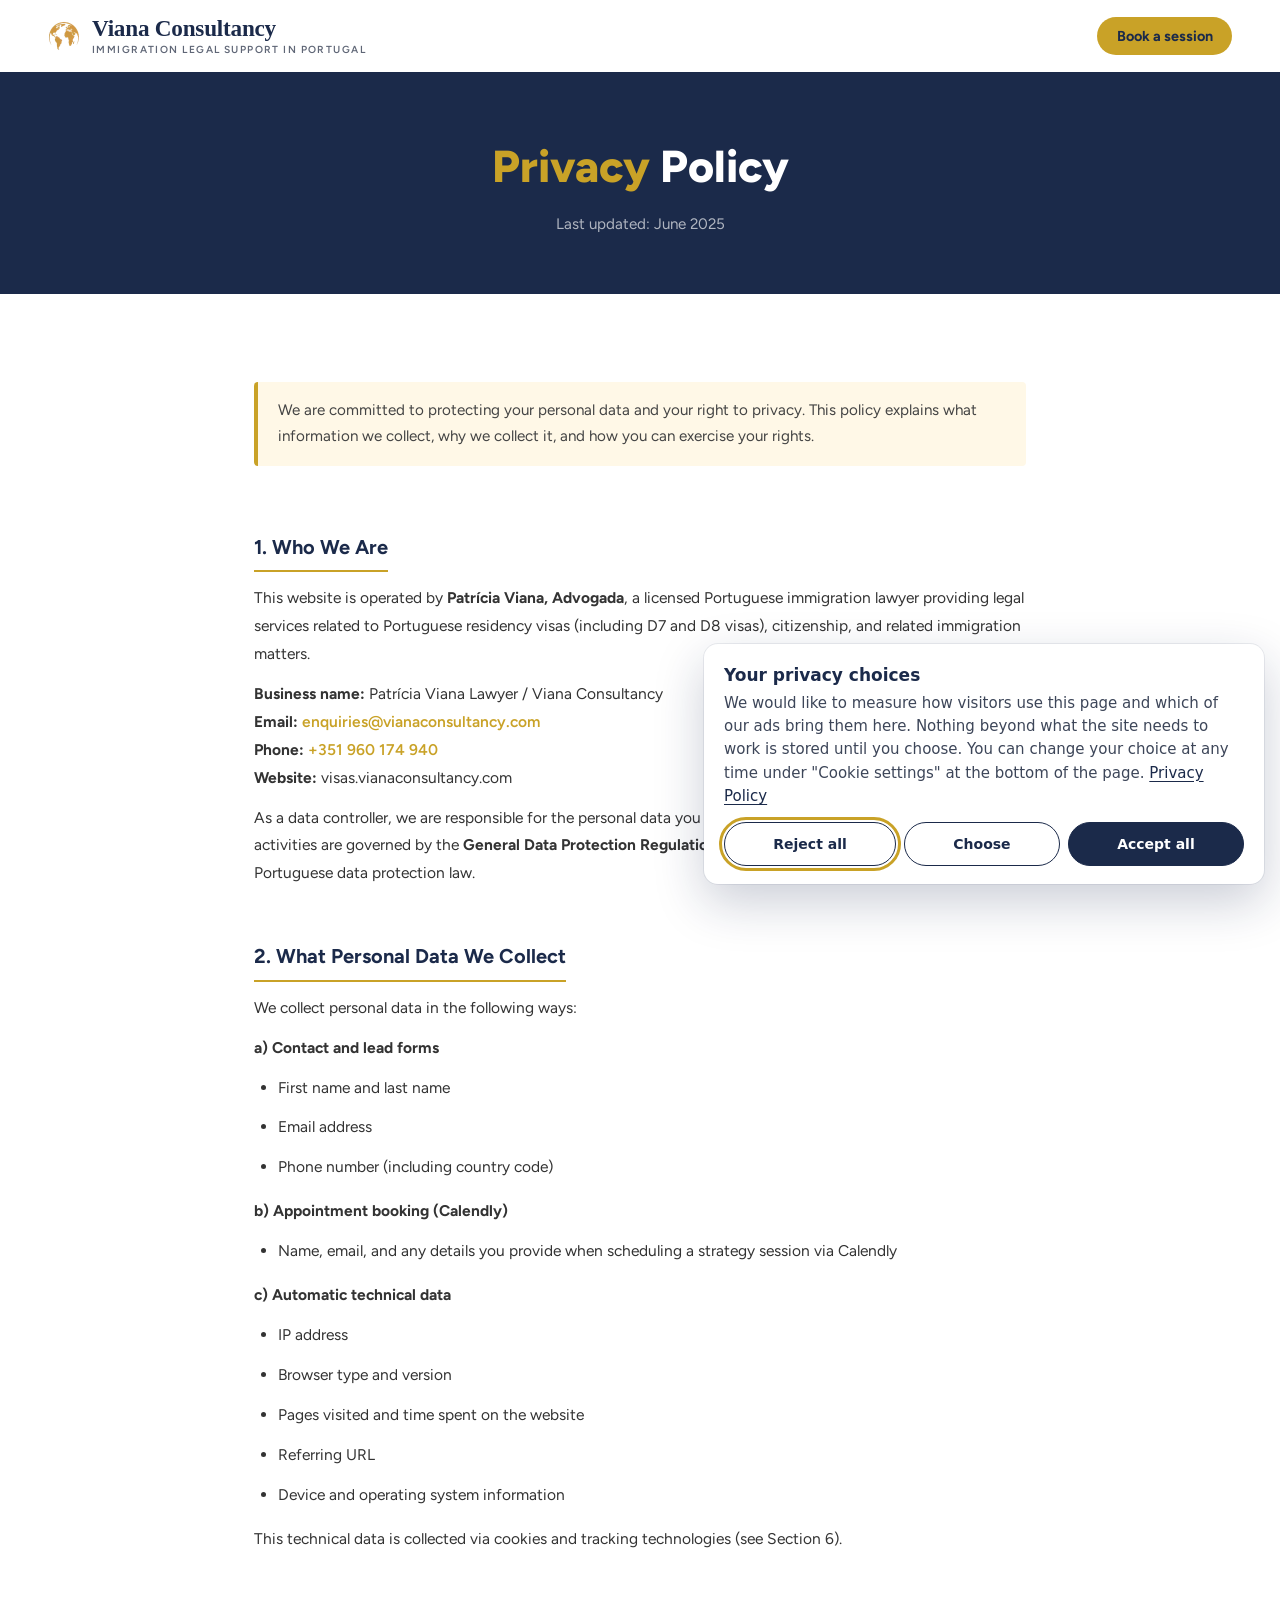
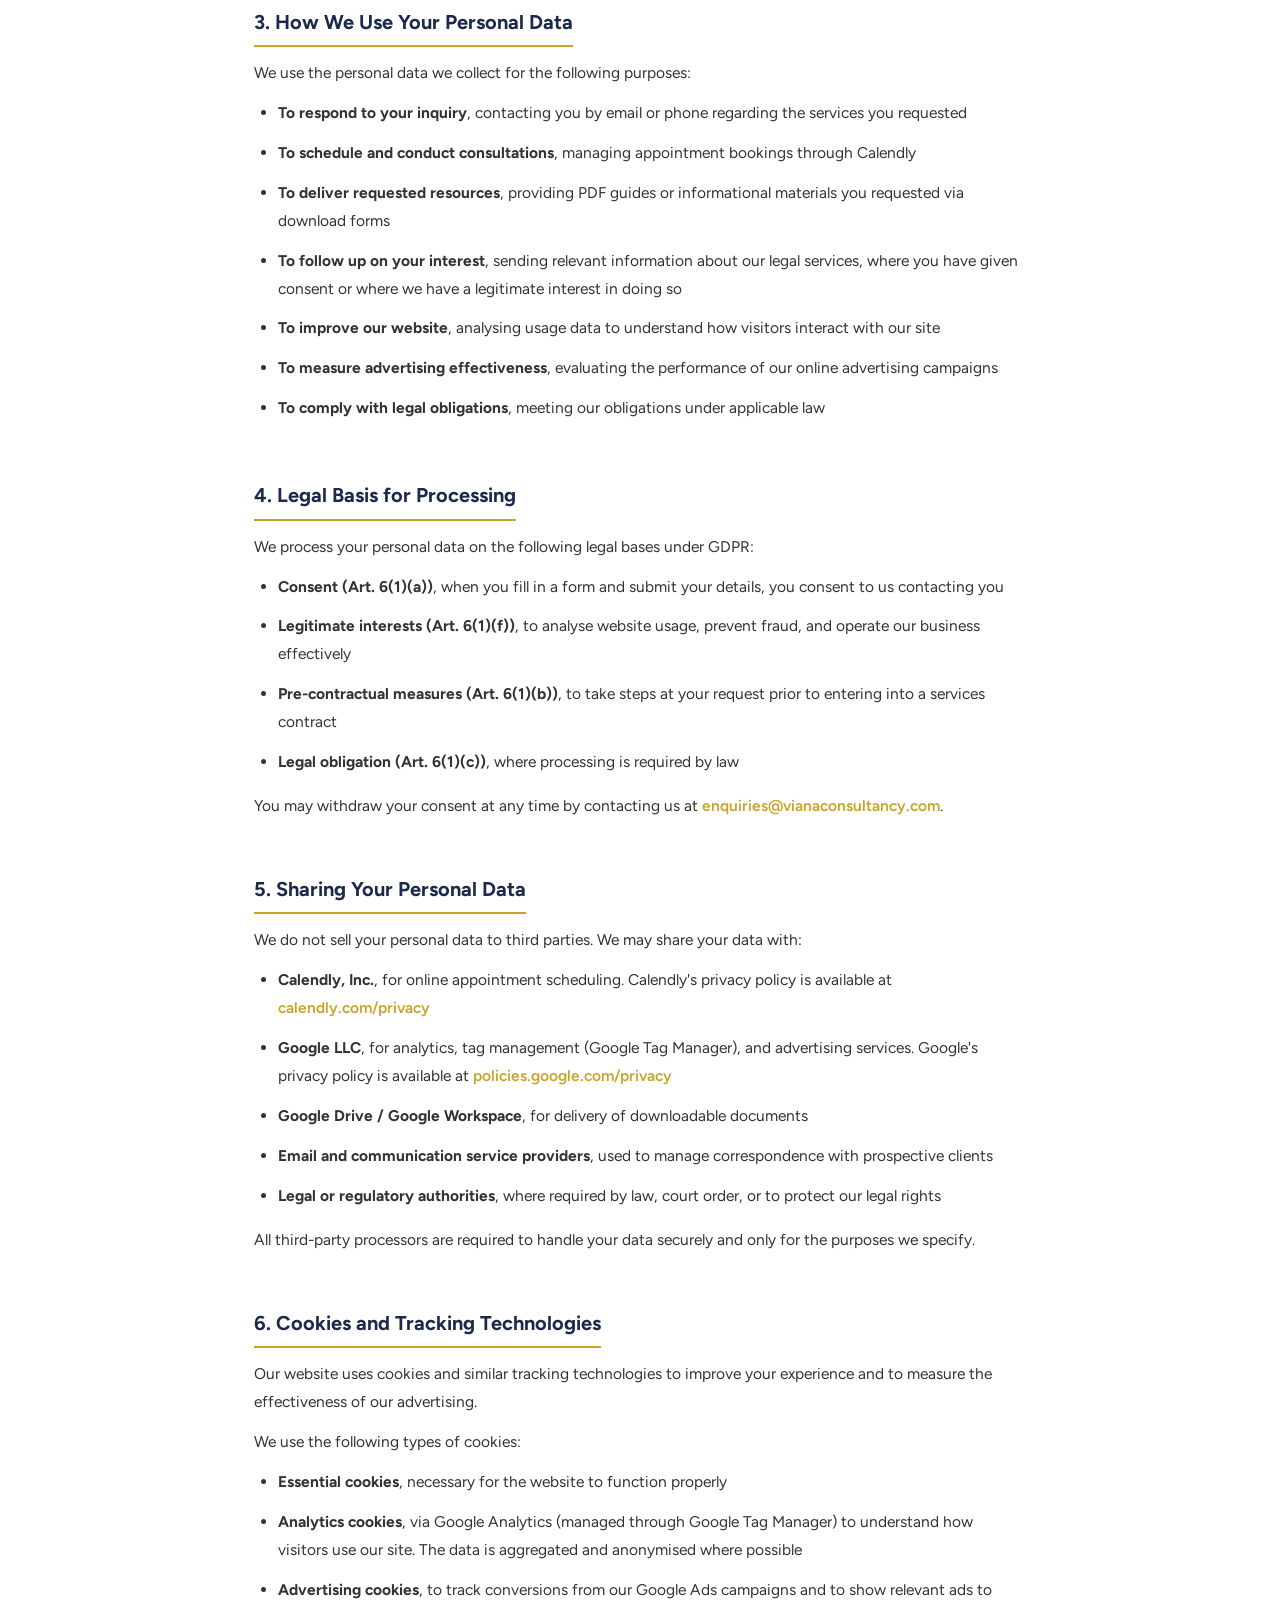
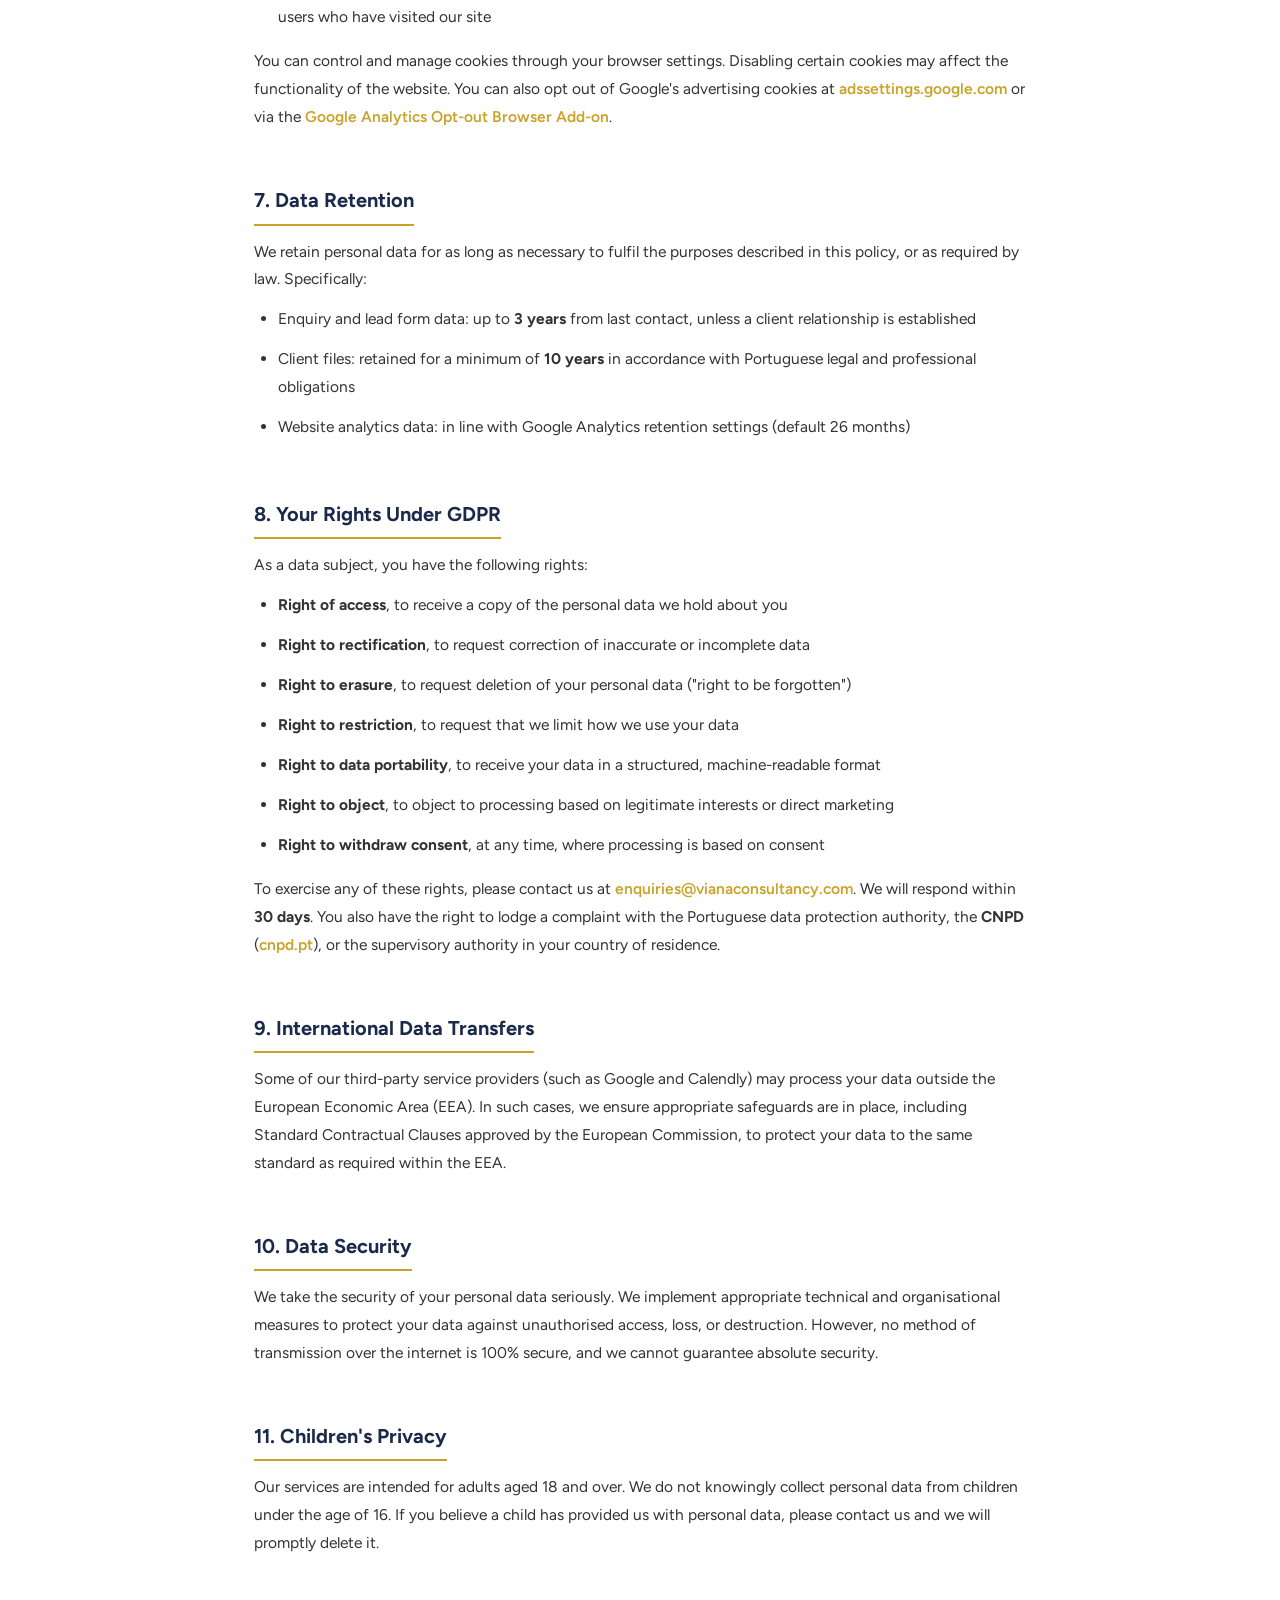
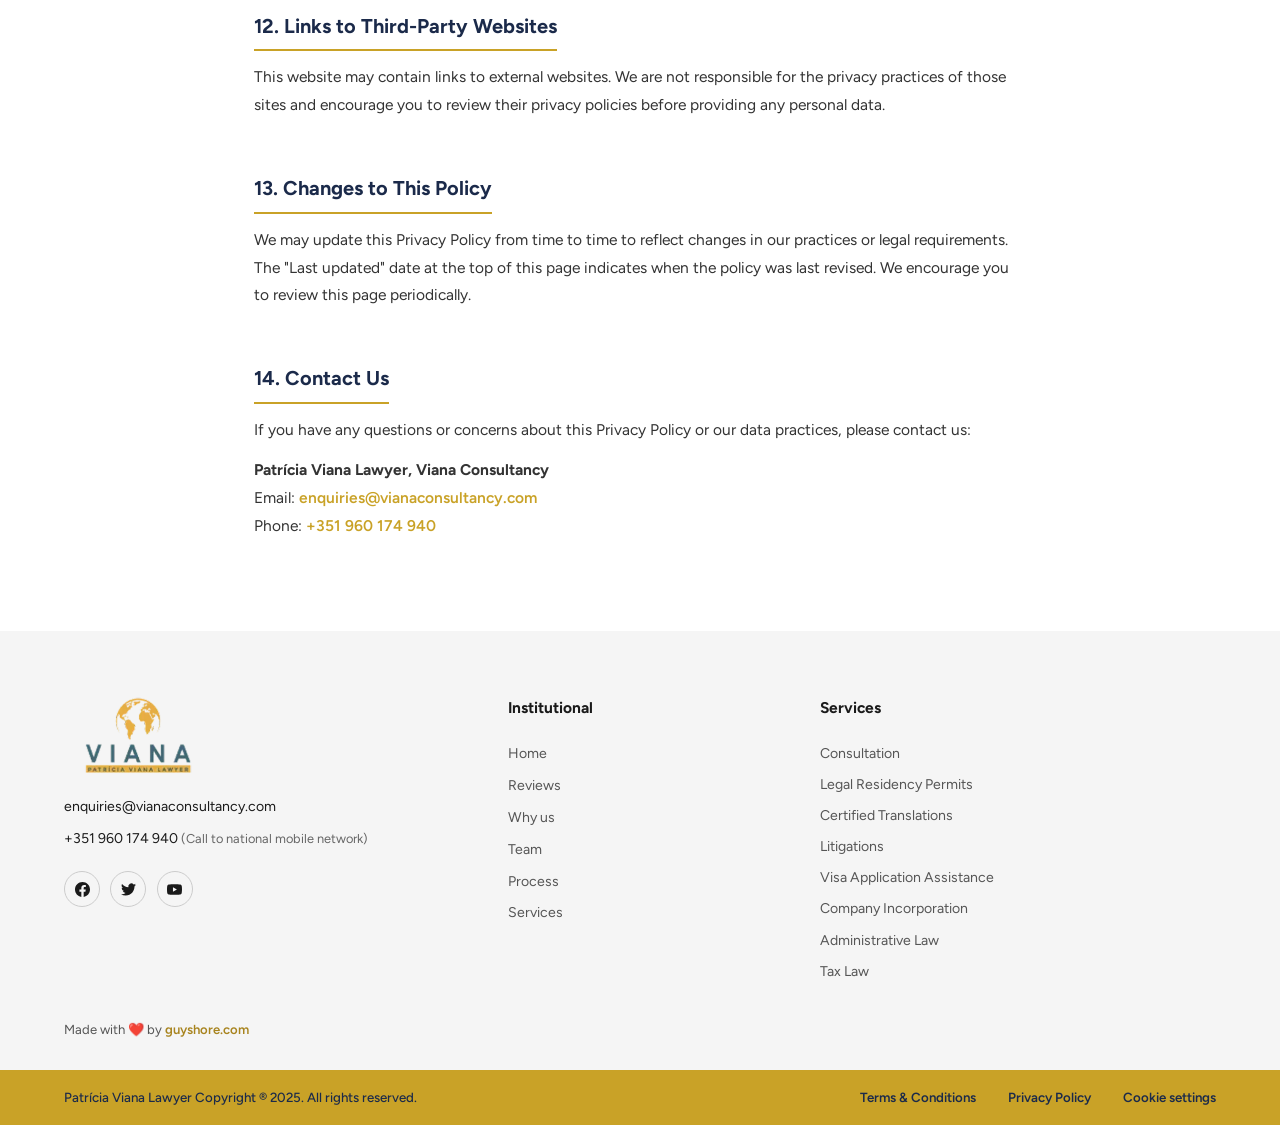
<file: privacy.html>
<!DOCTYPE html>
<html lang="en">
<head>
  <meta charset="UTF-8">
  <meta name="viewport" content="width=device-width, initial-scale=1.0">
  <!-- Consent Mode: everything denied until the visitor chooses in the banner (/consent.js).
       A saved choice (localStorage "va_consent", 12 months) is restored here, before GTM loads,
       so no tag ever runs ahead of it. -->
  <script>
    window.dataLayer = window.dataLayer || [];
    function gtag(){dataLayer.push(arguments);}
    gtag('consent', 'default', {
      ad_storage: 'denied', ad_user_data: 'denied', ad_personalization: 'denied',
      analytics_storage: 'denied', wait_for_update: 500
    });
    gtag('set', 'ads_data_redaction', true);
    (function () {
      try {
        var c = JSON.parse(localStorage.getItem('va_consent') || 'null');
        if (!c || c.v !== 1 || Date.now() - c.t >= 31536000000) return;
        var ad = c.marketing ? 'granted' : 'denied';
        gtag('consent', 'update', {
          analytics_storage: c.analytics ? 'granted' : 'denied',
          ad_storage: ad, ad_user_data: ad, ad_personalization: ad
        });
      } catch (e) {}
    })();
  </script>
  <!-- Google Tag Manager GTM-NSBRS9XN: the only tag on the site. GA4, Clarity and any other
       tool are configured inside the container, never added to the code. -->
  <script async src="https://www.googletagmanager.com/gtm.js?id=GTM-NSBRS9XN"></script>
  <script>
    window.dataLayer = window.dataLayer || [];
    function gtag(){dataLayer.push(arguments);}
    gtag('js', new Date());
  </script>
  <title>Privacy Policy | Patrícia Viana Lawyer</title>
  <meta name="description" content="Privacy Policy for Viana Consultancy, learn how we collect, use, and protect your personal data in accordance with GDPR.">
  <meta name="robots" content="noindex, follow">

  <!-- Favicon -->
  <link rel="icon" href="https://visas.vianaconsultancy.com/wp-content/uploads/2025/04/Logo-8-1-150x138.png" sizes="32x32">

  <!-- Google Fonts -->
  <link rel="preconnect" href="https://fonts.googleapis.com">
  <link rel="preconnect" href="https://fonts.gstatic.com" crossorigin>
  <link href="https://fonts.googleapis.com/css2?family=Figtree:wght@300;400;500;600;700;800&display=swap" rel="stylesheet">

  <link rel="stylesheet" href="style.css">
  <style>
    .legal-hero {
      background: var(--navy);
      padding: 3.5rem 0 3.5rem;
      text-align: center;
    }
    .legal-hero h1 {
      font-size: clamp(1.8rem, 4vw, 2.8rem);
      font-weight: 800;
      color: var(--white);
      margin-bottom: .5rem;
    }
    .legal-hero p {
      color: rgba(255,255,255,.65);
      font-size: .95rem;
    }
    .legal-body {
      max-width: 820px;
      margin: 0 auto;
      padding: 4rem 1.5rem 5rem;
    }
    .legal-body h2 {
      font-size: 1.25rem;
      font-weight: 700;
      color: var(--navy);
      margin: 2.5rem 0 .75rem;
      padding-bottom: .4rem;
      border-bottom: 2px solid var(--gold);
      display: inline-block;
    }
    .legal-body h2:first-child { margin-top: 0; }
    .legal-body p,
    .legal-body li {
      font-size: .97rem;
      color: #333;
      line-height: 1.8;
      margin-bottom: .75rem;
    }
    .legal-body ul {
      list-style: disc;
      padding-left: 1.5rem;
      margin-bottom: 1rem;
    }
    .legal-body a { color: var(--gold); font-weight: 600; }
    .legal-body a:hover { text-decoration: underline; }
    .legal-highlight {
      background: #fff8e7;
      border-left: 4px solid var(--gold);
      padding: 1rem 1.25rem;
      border-radius: 4px;
      margin: 1.5rem 0;
      font-size: .95rem;
      color: #444;
    }
  </style>
</head>
<body>
  <!-- ===== HEADER =====
    A plain sticky bar like page B's: the mark, the firm's name and one call to
    action. No script and no blur, so it costs nothing to draw (PageSpeed,
    2026-11-16; it replaced the liquid-glass navbar). -->
  <header id="navbar" class="site-head">
    <a class="site-brand" href="index.html" aria-label="Viana Consultancy, home page">
      <img class="site-brand__mark" src="assets/images/mark-64.webp" width="32" height="32" alt="">
      <span class="site-brand__text">
        <span class="site-brand__name"><span>Viana</span> <span>Consultancy</span></span>
        <span class="site-brand__desc">Immigration legal support in Portugal</span>
      </span>
    </a>
    <a class="site-head__cta" href="index.html#book-now">Book a session</a>
  </header>

  <!-- ===== HERO ===== -->
  <section class="legal-hero">
    <div class="container">
      <h1><span class="gold">Privacy</span> Policy</h1>
      <p>Last updated: June 2025</p>
    </div>
  </section>

  <!-- ===== CONTENT ===== -->
  <main class="legal-body">

    <div class="legal-highlight">
      We are committed to protecting your personal data and your right to privacy. This policy explains what information we collect, why we collect it, and how you can exercise your rights.
    </div>

    <h2>1. Who We Are</h2>
    <p>
      This website is operated by <strong>Patrícia Viana, Advogada</strong>, a licensed Portuguese immigration lawyer
      providing legal services related to Portuguese residency visas (including D7 and D8 visas), citizenship,
      and related immigration matters.
    </p>
    <p>
      <strong>Business name:</strong> Patrícia Viana Lawyer / Viana Consultancy<br>
      <strong>Email:</strong> <a href="mailto:enquiries@vianaconsultancy.com">enquiries@vianaconsultancy.com</a><br>
      <strong>Phone:</strong> <a href="tel:+351960174940">+351 960 174 940</a><br>
      <strong>Website:</strong> visas.vianaconsultancy.com
    </p>
    <p>
      As a data controller, we are responsible for the personal data you provide through this website. Our processing
      activities are governed by the <strong>General Data Protection Regulation (EU) 2016/679 (GDPR)</strong> and
      applicable Portuguese data protection law.
    </p>

    <h2>2. What Personal Data We Collect</h2>
    <p>We collect personal data in the following ways:</p>

    <p><strong>a) Contact and lead forms</strong></p>
    <ul>
      <li>First name and last name</li>
      <li>Email address</li>
      <li>Phone number (including country code)</li>
    </ul>

    <p><strong>b) Appointment booking (Calendly)</strong></p>
    <ul>
      <li>Name, email, and any details you provide when scheduling a strategy session via Calendly</li>
    </ul>

    <p><strong>c) Automatic technical data</strong></p>
    <ul>
      <li>IP address</li>
      <li>Browser type and version</li>
      <li>Pages visited and time spent on the website</li>
      <li>Referring URL</li>
      <li>Device and operating system information</li>
    </ul>
    <p>This technical data is collected via cookies and tracking technologies (see Section 6).</p>

    <h2>3. How We Use Your Personal Data</h2>
    <p>We use the personal data we collect for the following purposes:</p>
    <ul>
      <li><strong>To respond to your inquiry</strong>, contacting you by email or phone regarding the services you requested</li>
      <li><strong>To schedule and conduct consultations</strong>, managing appointment bookings through Calendly</li>
      <li><strong>To deliver requested resources</strong>, providing PDF guides or informational materials you requested via download forms</li>
      <li><strong>To follow up on your interest</strong>, sending relevant information about our legal services, where you have given consent or where we have a legitimate interest in doing so</li>
      <li><strong>To improve our website</strong>, analysing usage data to understand how visitors interact with our site</li>
      <li><strong>To measure advertising effectiveness</strong>, evaluating the performance of our online advertising campaigns</li>
      <li><strong>To comply with legal obligations</strong>, meeting our obligations under applicable law</li>
    </ul>

    <h2>4. Legal Basis for Processing</h2>
    <p>We process your personal data on the following legal bases under GDPR:</p>
    <ul>
      <li><strong>Consent (Art. 6(1)(a))</strong>, when you fill in a form and submit your details, you consent to us contacting you</li>
      <li><strong>Legitimate interests (Art. 6(1)(f))</strong>, to analyse website usage, prevent fraud, and operate our business effectively</li>
      <li><strong>Pre-contractual measures (Art. 6(1)(b))</strong>, to take steps at your request prior to entering into a services contract</li>
      <li><strong>Legal obligation (Art. 6(1)(c))</strong>, where processing is required by law</li>
    </ul>
    <p>You may withdraw your consent at any time by contacting us at <a href="mailto:enquiries@vianaconsultancy.com">enquiries@vianaconsultancy.com</a>.</p>

    <h2>5. Sharing Your Personal Data</h2>
    <p>We do not sell your personal data to third parties. We may share your data with:</p>
    <ul>
      <li><strong>Calendly, Inc.</strong>, for online appointment scheduling. Calendly's privacy policy is available at <a href="https://calendly.com/privacy" target="_blank" rel="noopener">calendly.com/privacy</a></li>
      <li><strong>Google LLC</strong>, for analytics, tag management (Google Tag Manager), and advertising services. Google's privacy policy is available at <a href="https://policies.google.com/privacy" target="_blank" rel="noopener">policies.google.com/privacy</a></li>
      <li><strong>Google Drive / Google Workspace</strong>, for delivery of downloadable documents</li>
      <li><strong>Email and communication service providers</strong>, used to manage correspondence with prospective clients</li>
      <li><strong>Legal or regulatory authorities</strong>, where required by law, court order, or to protect our legal rights</li>
    </ul>
    <p>All third-party processors are required to handle your data securely and only for the purposes we specify.</p>

    <h2>6. Cookies and Tracking Technologies</h2>
    <p>Our website uses cookies and similar tracking technologies to improve your experience and to measure the effectiveness of our advertising.</p>
    <p>We use the following types of cookies:</p>
    <ul>
      <li><strong>Essential cookies</strong>, necessary for the website to function properly</li>
      <li><strong>Analytics cookies</strong>, via Google Analytics (managed through Google Tag Manager) to understand how visitors use our site. The data is aggregated and anonymised where possible</li>
      <li><strong>Advertising cookies</strong>, to track conversions from our Google Ads campaigns and to show relevant ads to users who have visited our site</li>
    </ul>
    <p>
      You can control and manage cookies through your browser settings. Disabling certain cookies may affect the functionality of the website.
      You can also opt out of Google's advertising cookies at <a href="https://adssettings.google.com" target="_blank" rel="noopener">adssettings.google.com</a>
      or via the <a href="https://tools.google.com/dlpage/gaoptout" target="_blank" rel="noopener">Google Analytics Opt-out Browser Add-on</a>.
    </p>

    <h2>7. Data Retention</h2>
    <p>
      We retain personal data for as long as necessary to fulfil the purposes described in this policy, or as required by law. Specifically:
    </p>
    <ul>
      <li>Enquiry and lead form data: up to <strong>3 years</strong> from last contact, unless a client relationship is established</li>
      <li>Client files: retained for a minimum of <strong>10 years</strong> in accordance with Portuguese legal and professional obligations</li>
      <li>Website analytics data: in line with Google Analytics retention settings (default 26 months)</li>
    </ul>

    <h2>8. Your Rights Under GDPR</h2>
    <p>As a data subject, you have the following rights:</p>
    <ul>
      <li><strong>Right of access</strong>, to receive a copy of the personal data we hold about you</li>
      <li><strong>Right to rectification</strong>, to request correction of inaccurate or incomplete data</li>
      <li><strong>Right to erasure</strong>, to request deletion of your personal data ("right to be forgotten")</li>
      <li><strong>Right to restriction</strong>, to request that we limit how we use your data</li>
      <li><strong>Right to data portability</strong>, to receive your data in a structured, machine-readable format</li>
      <li><strong>Right to object</strong>, to object to processing based on legitimate interests or direct marketing</li>
      <li><strong>Right to withdraw consent</strong>, at any time, where processing is based on consent</li>
    </ul>
    <p>
      To exercise any of these rights, please contact us at <a href="mailto:enquiries@vianaconsultancy.com">enquiries@vianaconsultancy.com</a>.
      We will respond within <strong>30 days</strong>. You also have the right to lodge a complaint with the Portuguese data
      protection authority, the <strong>CNPD</strong> (<a href="https://www.cnpd.pt" target="_blank" rel="noopener">cnpd.pt</a>), or
      the supervisory authority in your country of residence.
    </p>

    <h2>9. International Data Transfers</h2>
    <p>
      Some of our third-party service providers (such as Google and Calendly) may process your data outside the European
      Economic Area (EEA). In such cases, we ensure appropriate safeguards are in place, including Standard Contractual
      Clauses approved by the European Commission, to protect your data to the same standard as required within the EEA.
    </p>

    <h2>10. Data Security</h2>
    <p>
      We take the security of your personal data seriously. We implement appropriate technical and organisational measures
      to protect your data against unauthorised access, loss, or destruction. However, no method of transmission over the
      internet is 100% secure, and we cannot guarantee absolute security.
    </p>

    <h2>11. Children's Privacy</h2>
    <p>
      Our services are intended for adults aged 18 and over. We do not knowingly collect personal data from children under
      the age of 16. If you believe a child has provided us with personal data, please contact us and we will promptly
      delete it.
    </p>

    <h2>12. Links to Third-Party Websites</h2>
    <p>
      This website may contain links to external websites. We are not responsible for the privacy practices of those
      sites and encourage you to review their privacy policies before providing any personal data.
    </p>

    <h2>13. Changes to This Policy</h2>
    <p>
      We may update this Privacy Policy from time to time to reflect changes in our practices or legal requirements.
      The "Last updated" date at the top of this page indicates when the policy was last revised. We encourage you
      to review this page periodically.
    </p>

    <h2>14. Contact Us</h2>
    <p>
      If you have any questions or concerns about this Privacy Policy or our data practices, please contact us:
    </p>
    <p>
      <strong>Patrícia Viana Lawyer, Viana Consultancy</strong><br>
      Email: <a href="mailto:enquiries@vianaconsultancy.com">enquiries@vianaconsultancy.com</a><br>
      Phone: <a href="tel:+351960174940">+351 960 174 940</a>
    </p>

  </main>

  <!-- ===== FOOTER ===== -->
  <footer class="footer">
    <div class="container footer-grid">
      <div class="footer-brand">
        <img src="assets/images/Logo-8.webp" alt="Viana Consultancy" class="footer-logo" width="291" height="160" loading="lazy">
        <a href="mailto:enquiries@vianaconsultancy.com" class="footer-contact-link">enquiries@vianaconsultancy.com</a>
        <a href="tel:+351960174940" class="footer-contact-link">+351 960 174 940 <small>(Call to national mobile network)</small></a>
        <div class="footer-socials">
          <a href="#" class="social-btn" aria-label="Facebook">
            <svg viewBox="0 0 24 24" fill="currentColor" aria-hidden="true"><path d="M24 12.073c0-6.627-5.373-12-12-12s-12 5.373-12 12c0 5.99 4.388 10.954 10.125 11.854v-8.385H7.078v-3.47h3.047V9.43c0-3.007 1.792-4.669 4.533-4.669 1.312 0 2.686.235 2.686.235v2.953H15.83c-1.491 0-1.956.925-1.956 1.874v2.25h3.328l-.532 3.47h-2.796v8.385C19.612 23.027 24 18.062 24 12.073z"/></svg>
          </a>
          <a href="#" class="social-btn" aria-label="Twitter">
            <svg viewBox="0 0 24 24" fill="currentColor" aria-hidden="true"><path d="M23.953 4.57a10 10 0 01-2.825.775 4.958 4.958 0 002.163-2.723c-.951.555-2.005.959-3.127 1.184a4.92 4.92 0 00-8.384 4.482C7.69 8.095 4.067 6.13 1.64 3.162a4.822 4.822 0 00-.666 2.475c0 1.71.87 3.213 2.188 4.096a4.904 4.904 0 01-2.228-.616v.06a4.923 4.923 0 003.946 4.827 4.996 4.996 0 01-2.212.085 4.936 4.936 0 004.604 3.417 9.867 9.867 0 01-6.102 2.105c-.39 0-.779-.023-1.17-.067a13.995 13.995 0 007.557 2.209c9.053 0 13.998-7.496 13.998-13.985 0-.21 0-.42-.015-.63A9.935 9.935 0 0024 4.59z"/></svg>
          </a>
          <a href="#" class="social-btn" aria-label="YouTube">
            <svg viewBox="0 0 24 24" fill="currentColor" aria-hidden="true"><path d="M23.498 6.186a3.016 3.016 0 00-2.122-2.136C19.505 3.545 12 3.545 12 3.545s-7.505 0-9.377.505A3.017 3.017 0 00.502 6.186C0 8.07 0 12 0 12s0 3.93.502 5.814a3.016 3.016 0 002.122 2.136c1.871.505 9.376.505 9.376.505s7.505 0 9.377-.505a3.015 3.015 0 002.122-2.136C24 15.93 24 12 24 12s0-3.93-.502-5.814zM9.545 15.568V8.432L15.818 12l-6.273 3.568z"/></svg>
          </a>
        </div>
      </div>
      <div class="footer-col">
        <h4 class="footer-col-title">Institutional</h4>
        <nav>
          <a href="index.html" class="footer-link">Home</a>
          <a href="index.html#reviews" class="footer-link">Reviews</a>
          <a href="index.html#why-us" class="footer-link">Why us</a>
          <a href="index.html#team" class="footer-link">Team</a>
          <a href="index.html#process" class="footer-link">Process</a>
          <a href="index.html#services" class="footer-link">Services</a>
        </nav>
      </div>
      <div class="footer-col">
        <h4 class="footer-col-title">Services</h4>
        <ul class="footer-services">
          <li>Consultation</li>
          <li>Legal Residency Permits</li>
          <li>Certified Translations</li>
          <li>Litigations</li>
          <li>Visa Application Assistance</li>
          <li>Company Incorporation</li>
          <li>Administrative Law</li>
          <li>Tax Law</li>
        </ul>
      </div>
    </div>
    <div class="container footer-credit">
      <span class="footer-credit-text">Made with ❤️ by <a href="https://guyshore.com" target="_blank" rel="noopener noreferrer" class="footer-credit-link">guyshore.com</a></span>
    </div>
    <div class="footer-bottom">
      <div class="container footer-bottom-inner">
        <span>Patrícia Viana Lawyer Copyright ® 2025. All rights reserved.</span>
        <div class="footer-legal-links">
          <a href="terms.html" class="footer-legal-link">Terms &amp; Conditions</a>
          <a href="privacy.html" class="footer-legal-link">Privacy Policy</a>
          <a href="#" class="footer-legal-link" data-consent-open>Cookie settings</a>
        </div>
      </div>
    </div>
  </footer>

  <script src="script.js"></script>
  <!-- Cookie banner and consent updates; the defaults are set in <head>. -->
  <script src="/consent.js" defer></script>
</body>
</html>
</file>
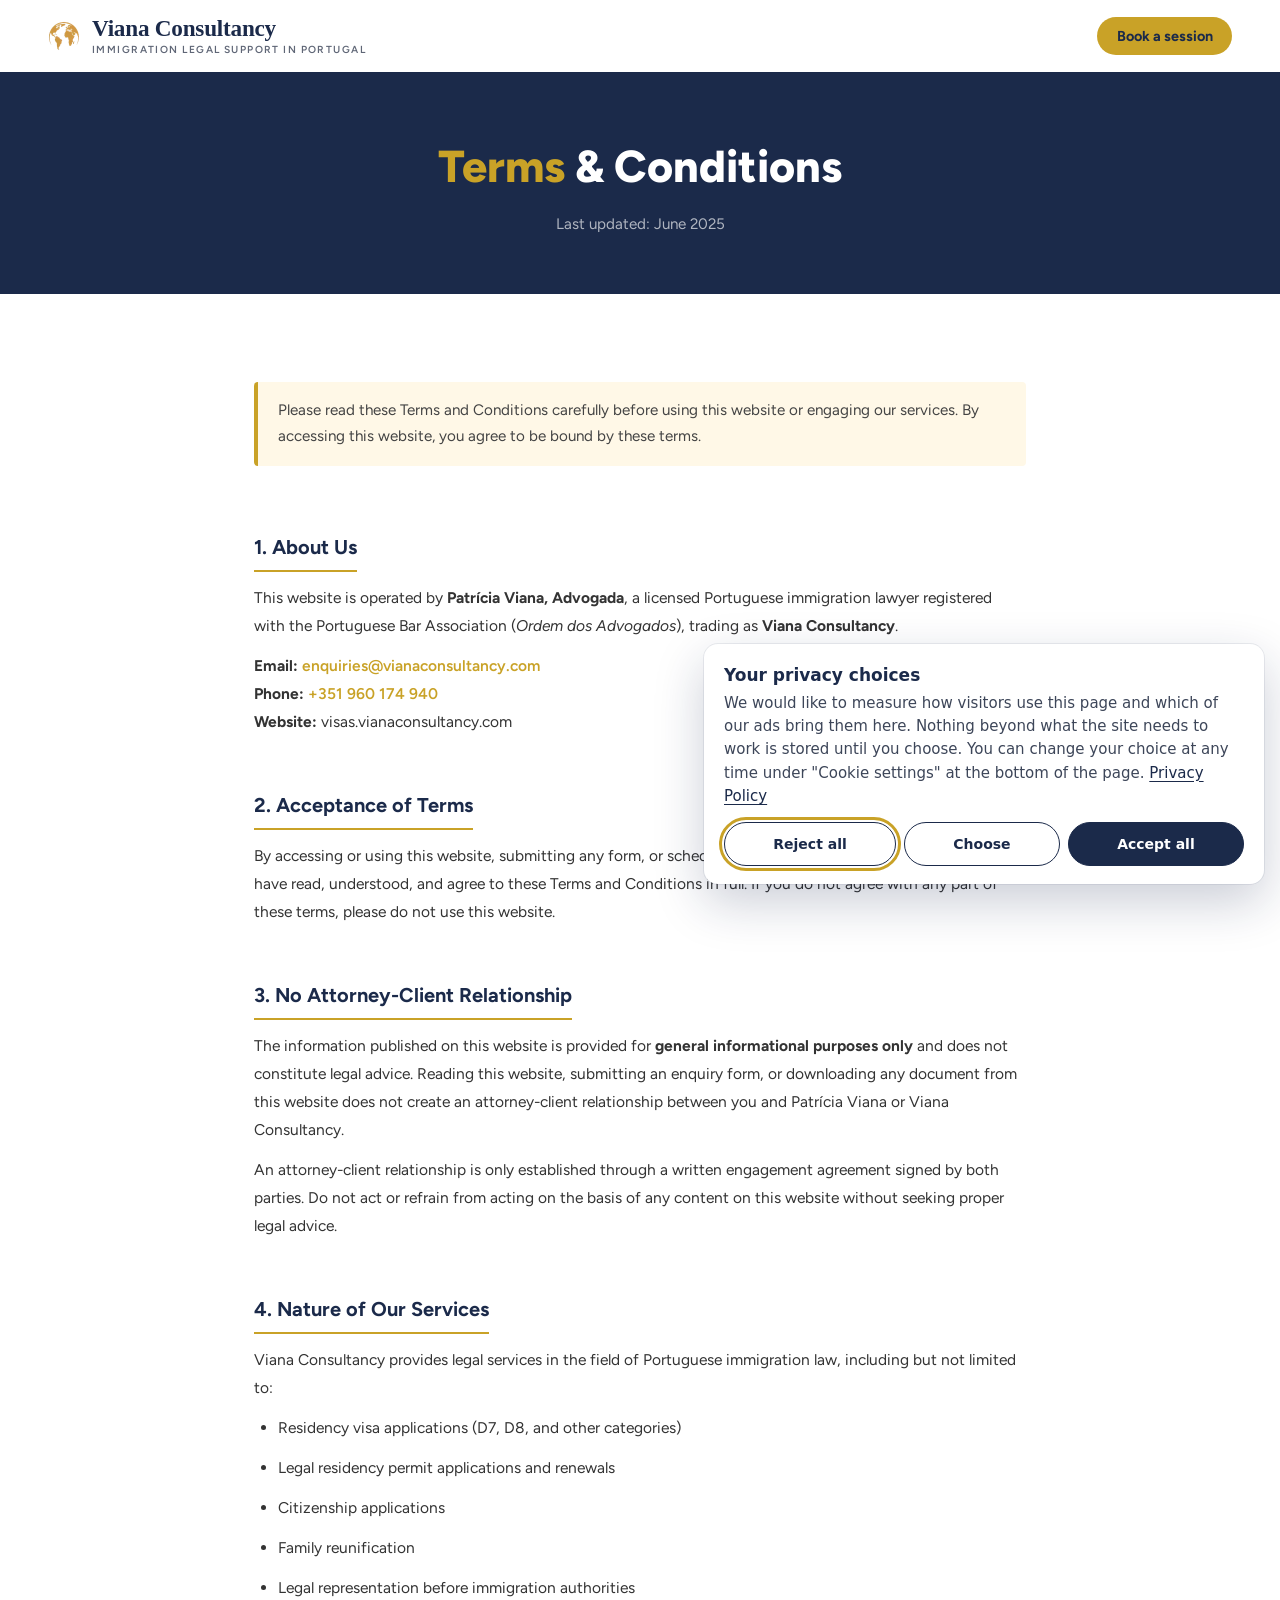
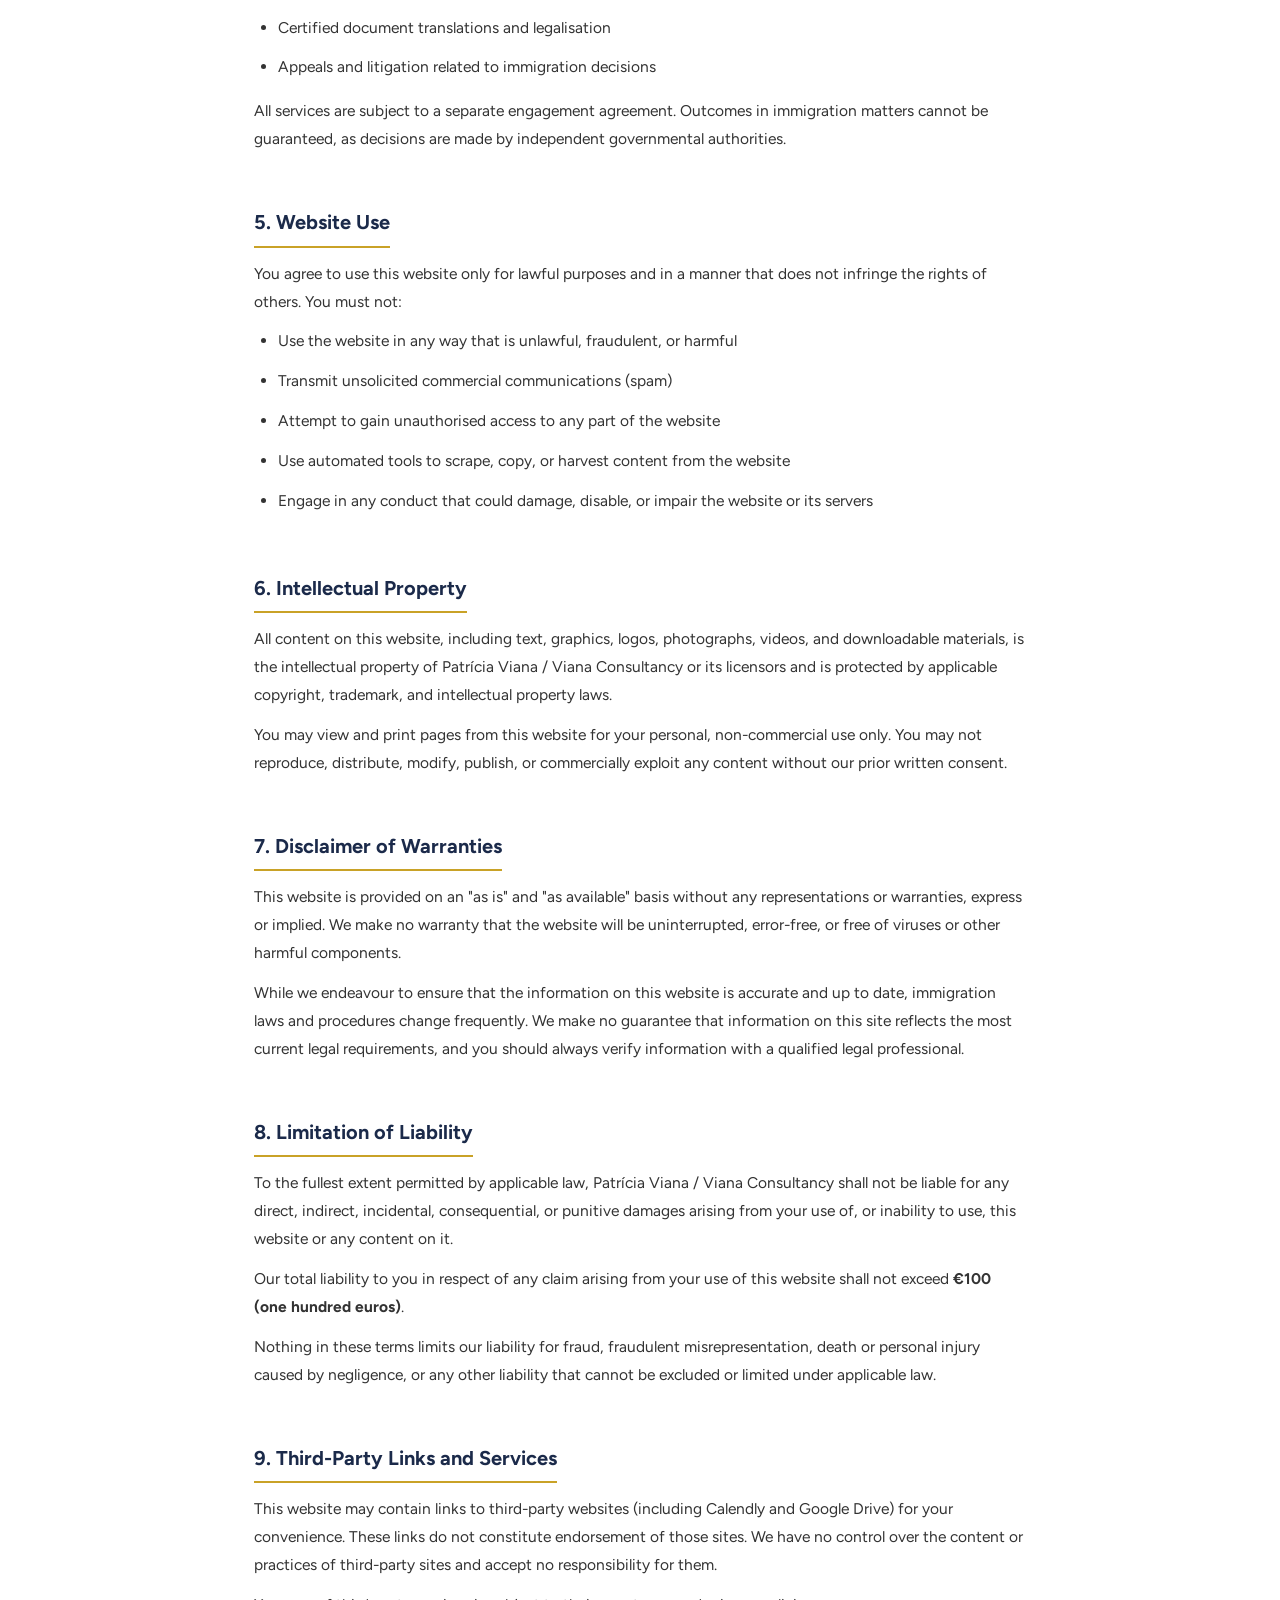
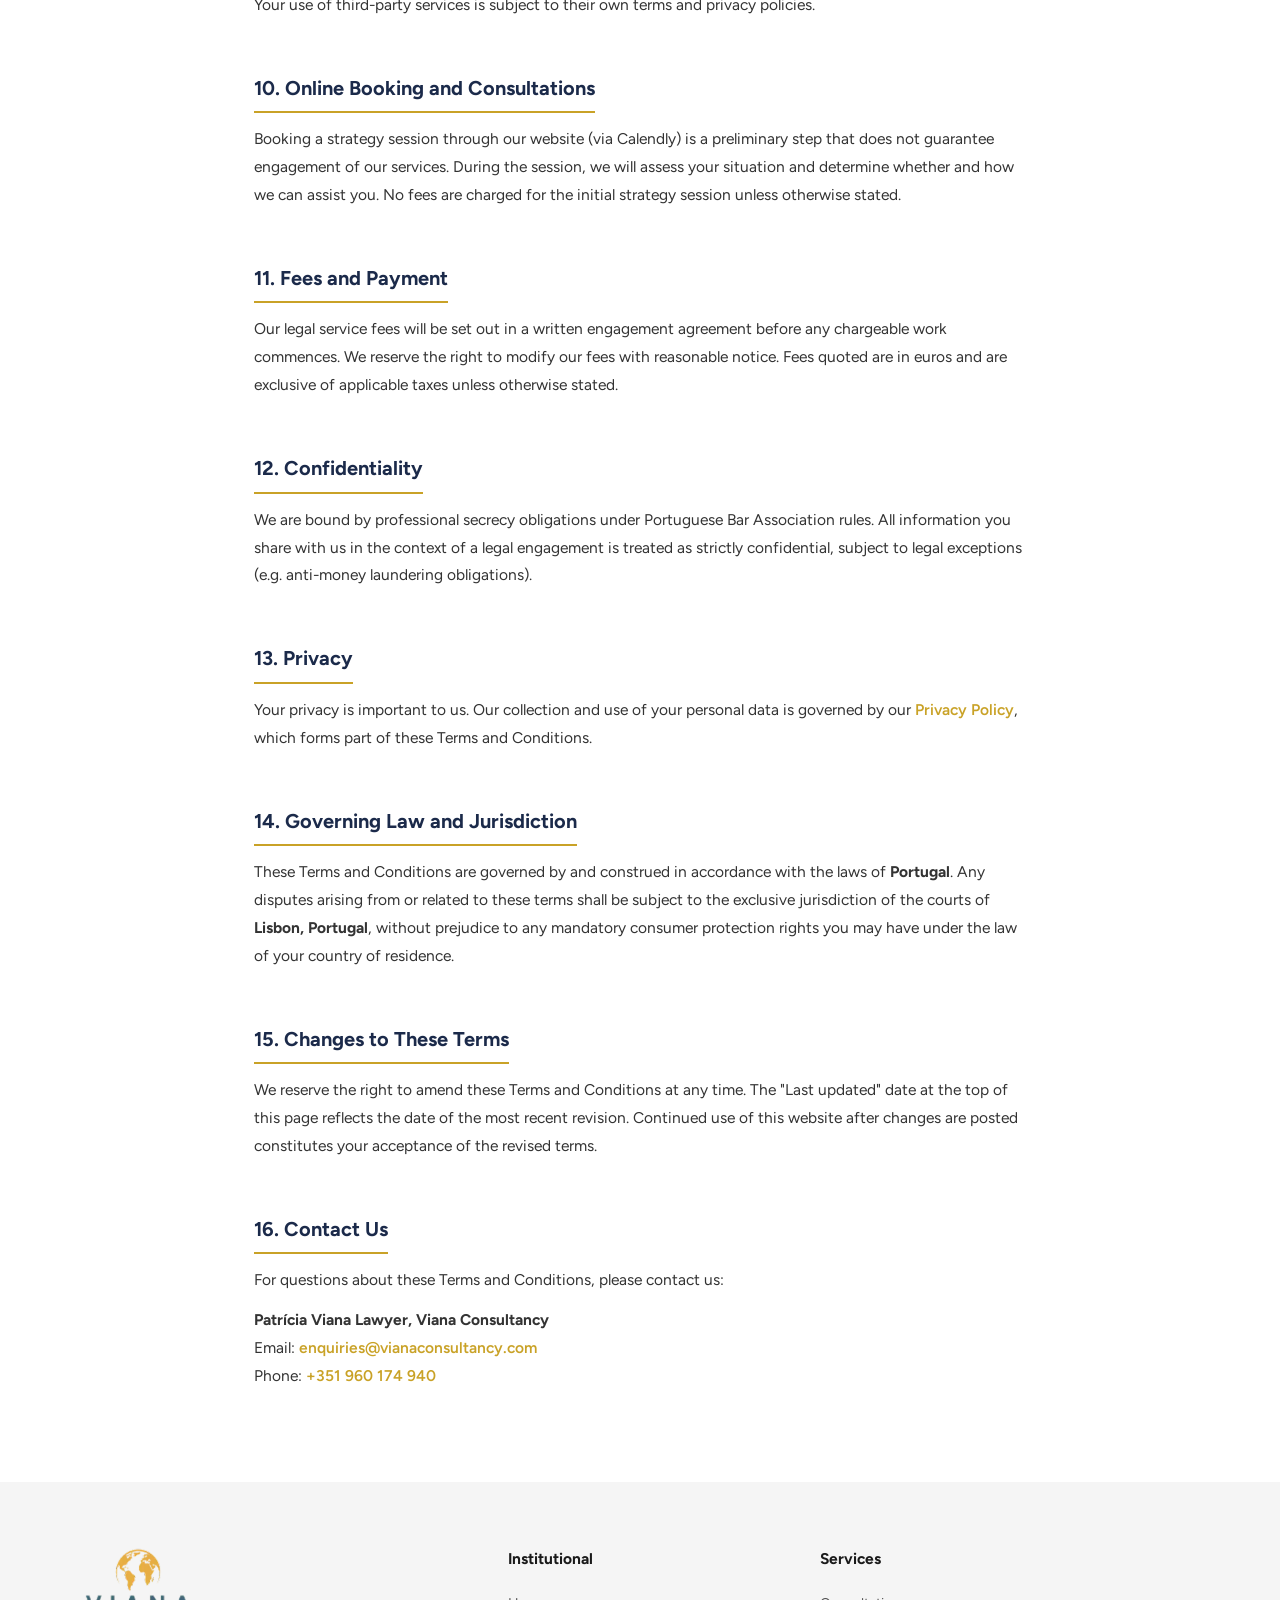
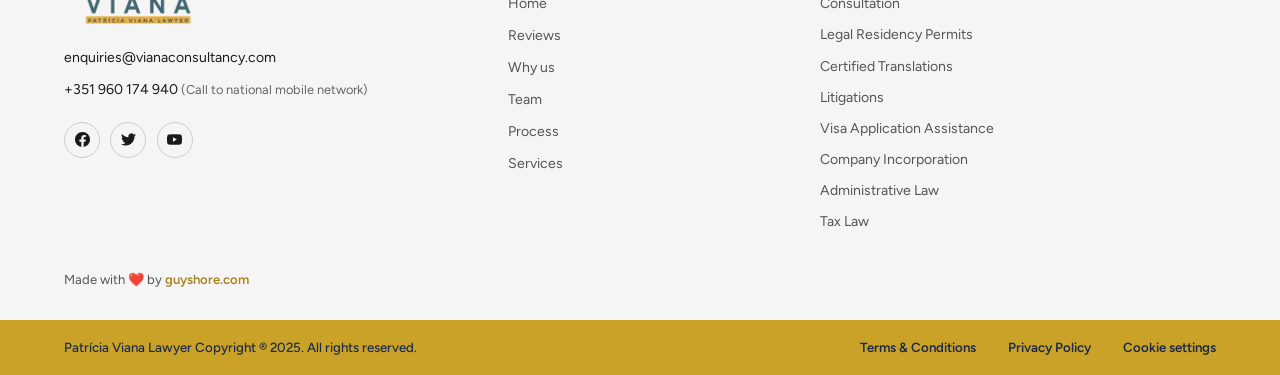
<file: terms.html>
<!DOCTYPE html>
<html lang="en">
<head>
  <meta charset="UTF-8">
  <meta name="viewport" content="width=device-width, initial-scale=1.0">
  <!-- Consent Mode: everything denied until the visitor chooses in the banner (/consent.js).
       A saved choice (localStorage "va_consent", 12 months) is restored here, before GTM loads,
       so no tag ever runs ahead of it. -->
  <script>
    window.dataLayer = window.dataLayer || [];
    function gtag(){dataLayer.push(arguments);}
    gtag('consent', 'default', {
      ad_storage: 'denied', ad_user_data: 'denied', ad_personalization: 'denied',
      analytics_storage: 'denied', wait_for_update: 500
    });
    gtag('set', 'ads_data_redaction', true);
    (function () {
      try {
        var c = JSON.parse(localStorage.getItem('va_consent') || 'null');
        if (!c || c.v !== 1 || Date.now() - c.t >= 31536000000) return;
        var ad = c.marketing ? 'granted' : 'denied';
        gtag('consent', 'update', {
          analytics_storage: c.analytics ? 'granted' : 'denied',
          ad_storage: ad, ad_user_data: ad, ad_personalization: ad
        });
      } catch (e) {}
    })();
  </script>
  <!-- Google Tag Manager GTM-NSBRS9XN: the only tag on the site. GA4, Clarity and any other
       tool are configured inside the container, never added to the code. -->
  <script async src="https://www.googletagmanager.com/gtm.js?id=GTM-NSBRS9XN"></script>
  <script>
    window.dataLayer = window.dataLayer || [];
    function gtag(){dataLayer.push(arguments);}
    gtag('js', new Date());
  </script>
  <title>Terms &amp; Conditions | Patrícia Viana Lawyer</title>
  <meta name="description" content="Terms and Conditions for Viana Consultancy, please read before using our website or engaging our legal services.">
  <meta name="robots" content="noindex, follow">

  <!-- Favicon -->
  <link rel="icon" href="https://visas.vianaconsultancy.com/wp-content/uploads/2025/04/Logo-8-1-150x138.png" sizes="32x32">

  <!-- Google Fonts -->
  <link rel="preconnect" href="https://fonts.googleapis.com">
  <link rel="preconnect" href="https://fonts.gstatic.com" crossorigin>
  <link href="https://fonts.googleapis.com/css2?family=Figtree:wght@300;400;500;600;700;800&display=swap" rel="stylesheet">

  <link rel="stylesheet" href="style.css">
  <style>
    .legal-hero {
      background: var(--navy);
      padding: 3.5rem 0 3.5rem;
      text-align: center;
    }
    .legal-hero h1 {
      font-size: clamp(1.8rem, 4vw, 2.8rem);
      font-weight: 800;
      color: var(--white);
      margin-bottom: .5rem;
    }
    .legal-hero p {
      color: rgba(255,255,255,.65);
      font-size: .95rem;
    }
    .legal-body {
      max-width: 820px;
      margin: 0 auto;
      padding: 4rem 1.5rem 5rem;
    }
    .legal-body h2 {
      font-size: 1.25rem;
      font-weight: 700;
      color: var(--navy);
      margin: 2.5rem 0 .75rem;
      padding-bottom: .4rem;
      border-bottom: 2px solid var(--gold);
      display: inline-block;
    }
    .legal-body h2:first-child { margin-top: 0; }
    .legal-body p,
    .legal-body li {
      font-size: .97rem;
      color: #333;
      line-height: 1.8;
      margin-bottom: .75rem;
    }
    .legal-body ul {
      list-style: disc;
      padding-left: 1.5rem;
      margin-bottom: 1rem;
    }
    .legal-body a { color: var(--gold); font-weight: 600; }
    .legal-body a:hover { text-decoration: underline; }
    .legal-highlight {
      background: #fff8e7;
      border-left: 4px solid var(--gold);
      padding: 1rem 1.25rem;
      border-radius: 4px;
      margin: 1.5rem 0;
      font-size: .95rem;
      color: #444;
    }
  </style>
</head>
<body>
  <!-- ===== HEADER =====
    A plain sticky bar like page B's: the mark, the firm's name and one call to
    action. No script and no blur, so it costs nothing to draw (PageSpeed,
    2026-11-16; it replaced the liquid-glass navbar). -->
  <header id="navbar" class="site-head">
    <a class="site-brand" href="index.html" aria-label="Viana Consultancy, home page">
      <img class="site-brand__mark" src="assets/images/mark-64.webp" width="32" height="32" alt="">
      <span class="site-brand__text">
        <span class="site-brand__name"><span>Viana</span> <span>Consultancy</span></span>
        <span class="site-brand__desc">Immigration legal support in Portugal</span>
      </span>
    </a>
    <a class="site-head__cta" href="index.html#book-now">Book a session</a>
  </header>

  <!-- ===== HERO ===== -->
  <section class="legal-hero">
    <div class="container">
      <h1><span class="gold">Terms</span> &amp; Conditions</h1>
      <p>Last updated: June 2025</p>
    </div>
  </section>

  <!-- ===== CONTENT ===== -->
  <main class="legal-body">

    <div class="legal-highlight">
      Please read these Terms and Conditions carefully before using this website or engaging our services. By accessing this website, you agree to be bound by these terms.
    </div>

    <h2>1. About Us</h2>
    <p>
      This website is operated by <strong>Patrícia Viana, Advogada</strong>, a licensed Portuguese immigration lawyer
      registered with the Portuguese Bar Association (<em>Ordem dos Advogados</em>), trading as <strong>Viana Consultancy</strong>.
    </p>
    <p>
      <strong>Email:</strong> <a href="mailto:enquiries@vianaconsultancy.com">enquiries@vianaconsultancy.com</a><br>
      <strong>Phone:</strong> <a href="tel:+351960174940">+351 960 174 940</a><br>
      <strong>Website:</strong> visas.vianaconsultancy.com
    </p>

    <h2>2. Acceptance of Terms</h2>
    <p>
      By accessing or using this website, submitting any form, or scheduling a consultation, you confirm that you have
      read, understood, and agree to these Terms and Conditions in full. If you do not agree with any part of these terms,
      please do not use this website.
    </p>

    <h2>3. No Attorney-Client Relationship</h2>
    <p>
      The information published on this website is provided for <strong>general informational purposes only</strong> and
      does not constitute legal advice. Reading this website, submitting an enquiry form, or downloading any document
      from this website does not create an attorney-client relationship between you and Patrícia Viana or Viana Consultancy.
    </p>
    <p>
      An attorney-client relationship is only established through a written engagement agreement signed by both parties.
      Do not act or refrain from acting on the basis of any content on this website without seeking proper legal advice.
    </p>

    <h2>4. Nature of Our Services</h2>
    <p>
      Viana Consultancy provides legal services in the field of Portuguese immigration law, including but not limited to:
    </p>
    <ul>
      <li>Residency visa applications (D7, D8, and other categories)</li>
      <li>Legal residency permit applications and renewals</li>
      <li>Citizenship applications</li>
      <li>Family reunification</li>
      <li>Legal representation before immigration authorities</li>
      <li>Certified document translations and legalisation</li>
      <li>Appeals and litigation related to immigration decisions</li>
    </ul>
    <p>
      All services are subject to a separate engagement agreement. Outcomes in immigration matters cannot be guaranteed,
      as decisions are made by independent governmental authorities.
    </p>

    <h2>5. Website Use</h2>
    <p>You agree to use this website only for lawful purposes and in a manner that does not infringe the rights of others. You must not:</p>
    <ul>
      <li>Use the website in any way that is unlawful, fraudulent, or harmful</li>
      <li>Transmit unsolicited commercial communications (spam)</li>
      <li>Attempt to gain unauthorised access to any part of the website</li>
      <li>Use automated tools to scrape, copy, or harvest content from the website</li>
      <li>Engage in any conduct that could damage, disable, or impair the website or its servers</li>
    </ul>

    <h2>6. Intellectual Property</h2>
    <p>
      All content on this website, including text, graphics, logos, photographs, videos, and downloadable materials,
      is the intellectual property of Patrícia Viana / Viana Consultancy or its licensors and is protected by applicable
      copyright, trademark, and intellectual property laws.
    </p>
    <p>
      You may view and print pages from this website for your personal, non-commercial use only. You may not reproduce,
      distribute, modify, publish, or commercially exploit any content without our prior written consent.
    </p>

    <h2>7. Disclaimer of Warranties</h2>
    <p>
      This website is provided on an "as is" and "as available" basis without any representations or warranties, express
      or implied. We make no warranty that the website will be uninterrupted, error-free, or free of viruses or other
      harmful components.
    </p>
    <p>
      While we endeavour to ensure that the information on this website is accurate and up to date, immigration laws
      and procedures change frequently. We make no guarantee that information on this site reflects the most current
      legal requirements, and you should always verify information with a qualified legal professional.
    </p>

    <h2>8. Limitation of Liability</h2>
    <p>
      To the fullest extent permitted by applicable law, Patrícia Viana / Viana Consultancy shall not be liable for
      any direct, indirect, incidental, consequential, or punitive damages arising from your use of, or inability to
      use, this website or any content on it.
    </p>
    <p>
      Our total liability to you in respect of any claim arising from your use of this website shall not exceed
      <strong>€100 (one hundred euros)</strong>.
    </p>
    <p>
      Nothing in these terms limits our liability for fraud, fraudulent misrepresentation, death or personal injury
      caused by negligence, or any other liability that cannot be excluded or limited under applicable law.
    </p>

    <h2>9. Third-Party Links and Services</h2>
    <p>
      This website may contain links to third-party websites (including Calendly and Google Drive) for your convenience.
      These links do not constitute endorsement of those sites. We have no control over the content or practices of
      third-party sites and accept no responsibility for them.
    </p>
    <p>
      Your use of third-party services is subject to their own terms and privacy policies.
    </p>

    <h2>10. Online Booking and Consultations</h2>
    <p>
      Booking a strategy session through our website (via Calendly) is a preliminary step that does not guarantee
      engagement of our services. During the session, we will assess your situation and determine whether and how
      we can assist you. No fees are charged for the initial strategy session unless otherwise stated.
    </p>

    <h2>11. Fees and Payment</h2>
    <p>
      Our legal service fees will be set out in a written engagement agreement before any chargeable work commences.
      We reserve the right to modify our fees with reasonable notice. Fees quoted are in euros and are exclusive of
      applicable taxes unless otherwise stated.
    </p>

    <h2>12. Confidentiality</h2>
    <p>
      We are bound by professional secrecy obligations under Portuguese Bar Association rules. All information you
      share with us in the context of a legal engagement is treated as strictly confidential, subject to legal
      exceptions (e.g. anti-money laundering obligations).
    </p>

    <h2>13. Privacy</h2>
    <p>
      Your privacy is important to us. Our collection and use of your personal data is governed by our
      <a href="privacy.html">Privacy Policy</a>, which forms part of these Terms and Conditions.
    </p>

    <h2>14. Governing Law and Jurisdiction</h2>
    <p>
      These Terms and Conditions are governed by and construed in accordance with the laws of <strong>Portugal</strong>.
      Any disputes arising from or related to these terms shall be subject to the exclusive jurisdiction of the courts
      of <strong>Lisbon, Portugal</strong>, without prejudice to any mandatory consumer protection rights you may have
      under the law of your country of residence.
    </p>

    <h2>15. Changes to These Terms</h2>
    <p>
      We reserve the right to amend these Terms and Conditions at any time. The "Last updated" date at the top of this
      page reflects the date of the most recent revision. Continued use of this website after changes are posted
      constitutes your acceptance of the revised terms.
    </p>

    <h2>16. Contact Us</h2>
    <p>
      For questions about these Terms and Conditions, please contact us:
    </p>
    <p>
      <strong>Patrícia Viana Lawyer, Viana Consultancy</strong><br>
      Email: <a href="mailto:enquiries@vianaconsultancy.com">enquiries@vianaconsultancy.com</a><br>
      Phone: <a href="tel:+351960174940">+351 960 174 940</a>
    </p>

  </main>

  <!-- ===== FOOTER ===== -->
  <footer class="footer">
    <div class="container footer-grid">
      <div class="footer-brand">
        <img src="assets/images/Logo-8.webp" alt="Viana Consultancy" class="footer-logo" width="291" height="160" loading="lazy">
        <a href="mailto:enquiries@vianaconsultancy.com" class="footer-contact-link">enquiries@vianaconsultancy.com</a>
        <a href="tel:+351960174940" class="footer-contact-link">+351 960 174 940 <small>(Call to national mobile network)</small></a>
        <div class="footer-socials">
          <a href="#" class="social-btn" aria-label="Facebook">
            <svg viewBox="0 0 24 24" fill="currentColor" aria-hidden="true"><path d="M24 12.073c0-6.627-5.373-12-12-12s-12 5.373-12 12c0 5.99 4.388 10.954 10.125 11.854v-8.385H7.078v-3.47h3.047V9.43c0-3.007 1.792-4.669 4.533-4.669 1.312 0 2.686.235 2.686.235v2.953H15.83c-1.491 0-1.956.925-1.956 1.874v2.25h3.328l-.532 3.47h-2.796v8.385C19.612 23.027 24 18.062 24 12.073z"/></svg>
          </a>
          <a href="#" class="social-btn" aria-label="Twitter">
            <svg viewBox="0 0 24 24" fill="currentColor" aria-hidden="true"><path d="M23.953 4.57a10 10 0 01-2.825.775 4.958 4.958 0 002.163-2.723c-.951.555-2.005.959-3.127 1.184a4.92 4.92 0 00-8.384 4.482C7.69 8.095 4.067 6.13 1.64 3.162a4.822 4.822 0 00-.666 2.475c0 1.71.87 3.213 2.188 4.096a4.904 4.904 0 01-2.228-.616v.06a4.923 4.923 0 003.946 4.827 4.996 4.996 0 01-2.212.085 4.936 4.936 0 004.604 3.417 9.867 9.867 0 01-6.102 2.105c-.39 0-.779-.023-1.17-.067a13.995 13.995 0 007.557 2.209c9.053 0 13.998-7.496 13.998-13.985 0-.21 0-.42-.015-.63A9.935 9.935 0 0024 4.59z"/></svg>
          </a>
          <a href="#" class="social-btn" aria-label="YouTube">
            <svg viewBox="0 0 24 24" fill="currentColor" aria-hidden="true"><path d="M23.498 6.186a3.016 3.016 0 00-2.122-2.136C19.505 3.545 12 3.545 12 3.545s-7.505 0-9.377.505A3.017 3.017 0 00.502 6.186C0 8.07 0 12 0 12s0 3.93.502 5.814a3.016 3.016 0 002.122 2.136c1.871.505 9.376.505 9.376.505s7.505 0 9.377-.505a3.015 3.015 0 002.122-2.136C24 15.93 24 12 24 12s0-3.93-.502-5.814zM9.545 15.568V8.432L15.818 12l-6.273 3.568z"/></svg>
          </a>
        </div>
      </div>
      <div class="footer-col">
        <h4 class="footer-col-title">Institutional</h4>
        <nav>
          <a href="index.html" class="footer-link">Home</a>
          <a href="index.html#reviews" class="footer-link">Reviews</a>
          <a href="index.html#why-us" class="footer-link">Why us</a>
          <a href="index.html#team" class="footer-link">Team</a>
          <a href="index.html#process" class="footer-link">Process</a>
          <a href="index.html#services" class="footer-link">Services</a>
        </nav>
      </div>
      <div class="footer-col">
        <h4 class="footer-col-title">Services</h4>
        <ul class="footer-services">
          <li>Consultation</li>
          <li>Legal Residency Permits</li>
          <li>Certified Translations</li>
          <li>Litigations</li>
          <li>Visa Application Assistance</li>
          <li>Company Incorporation</li>
          <li>Administrative Law</li>
          <li>Tax Law</li>
        </ul>
      </div>
    </div>
    <div class="container footer-credit">
      <span class="footer-credit-text">Made with ❤️ by <a href="https://guyshore.com" target="_blank" rel="noopener noreferrer" class="footer-credit-link">guyshore.com</a></span>
    </div>
    <div class="footer-bottom">
      <div class="container footer-bottom-inner">
        <span>Patrícia Viana Lawyer Copyright ® 2025. All rights reserved.</span>
        <div class="footer-legal-links">
          <a href="terms.html" class="footer-legal-link">Terms &amp; Conditions</a>
          <a href="privacy.html" class="footer-legal-link">Privacy Policy</a>
          <a href="#" class="footer-legal-link" data-consent-open>Cookie settings</a>
        </div>
      </div>
    </div>
  </footer>

  <script src="script.js"></script>
  <!-- Cookie banner and consent updates; the defaults are set in <head>. -->
  <script src="/consent.js" defer></script>
</body>
</html>
</file>
<file: a.css>
/* Version A landing page. The legal and thank-you pages use style.css. */
:root {
  --navy: #1b2a4a;
  --navy-deep: #14203a;
  --navy-dark: #101a30;
  --ink: #222c3d;
  --muted: #555b65;
  --paper: #fbfaf7;
  --linen: #f4f0e7;
  --white: #fff;
  --gold: #c9a227;
  --brass: #82631b;
  --gold-light: #e3c77e;
  --line: #d9d1c0;
  --display: 'Cormorant Garamond', Georgia, serif;
  --sans: 'Figtree', system-ui, sans-serif;
  --ease: cubic-bezier(.22, .61, .36, 1);
  --gutter: clamp(1.15rem, 4.4vw, 4.5rem);
  --section-space: clamp(2.75rem, 5vw, 5rem);
  --header-height: 76px;
}

*, *::before, *::after { box-sizing: border-box; }

html {
  scroll-behavior: smooth;
  scroll-padding-top: calc(var(--header-height) + 1rem);
}

body {
  margin: 0;
  background: var(--paper);
  color: var(--ink);
  font: 1rem/1.65 var(--sans);
}

h1, h2, h3, h4, p, ul, hr { margin: 0; }
a { color: inherit; }
img, svg { display: block; }
img { max-inline-size: 100%; block-size: auto; }
button, input, textarea { font: inherit; }
button { color: inherit; }

:focus-visible {
  outline: 2px solid var(--brass);
  outline-offset: 4px;
}

.sr-only {
  position: absolute;
  inline-size: 1px;
  block-size: 1px;
  padding: 0;
  margin: -1px;
  overflow: hidden;
  clip-path: inset(50%);
  white-space: nowrap;
}

.container {
  inline-size: 100%;
  max-inline-size: 91rem;
  margin-inline: auto;
  padding-inline: var(--gutter);
}

.section-title, .final-title {
  color: var(--navy);
  font: 600 clamp(2.85rem, 5.2vw, 5.45rem)/.99 var(--display);
  letter-spacing: -.038em;
  text-wrap: balance;
}

.gold { color: var(--brass); font-style: italic; }
.section-head { margin-block-end: clamp(1.5rem, 3vw, 2.75rem); }

.divider-center, .divider-left {
  inline-size: 3rem;
  block-size: 1px;
  margin-block-start: 1.5rem;
  background: var(--gold);
}

.btn-gold, .btn-navy, .site-head__cta {
  display: inline-flex;
  min-block-size: 46px;
  align-items: center;
  justify-content: center;
  gap: .75rem;
  padding: .78rem 1.35rem;
  border: 1px solid transparent;
  border-radius: 2px;
  font: 700 .92rem/1.3 var(--sans);
  text-align: center;
  text-decoration: none;
  cursor: pointer;
  transition: background-color 180ms var(--ease), color 180ms var(--ease);
}

.btn-gold { background: #d9b752; color: var(--navy-dark); }
.btn-navy { background: var(--navy); color: var(--white); }
.btn-block { inline-size: 100%; }
.btn-icon { inline-size: 1.05rem; block-size: 1.05rem; flex: none; }
.btn-gold:active, .btn-navy:active, .site-head__cta:active { translate: 0 1px; }

@media (hover: hover) {
  .btn-gold:hover, .site-head .site-head__cta:hover { background: #e6c86d; }
  .btn-navy:hover { background: #2a3f6b; }
}

/* Masthead and first viewport */
.site-head {
  position: sticky;
  z-index: 20;
  inset-block-start: 0;
  display: flex;
  min-block-size: var(--header-height);
  align-items: center;
  justify-content: space-between;
  gap: .8rem;
  padding: .6rem max(var(--gutter), calc((100% - 91rem) / 2 + var(--gutter)));
  border-block-end: 1px solid var(--line);
  background: var(--paper);
}

.site-brand {
  display: flex;
  min-inline-size: 0;
  align-items: center;
  gap: .8rem;
  text-decoration: none;
}

.site-brand__mark {
  inline-size: 40px;
  block-size: 40px;
  flex: none;
  padding: 3px;
  border: 1px solid var(--line);
  border-radius: 50%;
}

.site-brand__text { min-inline-size: 0; }
.site-brand__name, .site-brand__desc { display: block; }
.site-brand__name { color: var(--navy); font: 700 1.65rem/1 var(--display); }
.site-brand__desc { margin-block-start: .2rem; color: var(--muted); font-size: .73rem; line-height: 1.25; }

/* The page's primary action: same gold as .btn-gold, in the bar and in the hero. */
.site-head__cta {
  flex: none;
  background: #d9b752;
  color: var(--navy-dark);
}

.hero-section {
  position: relative;
  isolation: isolate;
  overflow: clip;
  padding-block: clamp(2.5rem, 4.5vw, 4.5rem);
  border-block-end: 2px solid var(--gold);
  background: var(--navy-dark);
  color: var(--paper);
}

.hero-section::before {
  position: absolute;
  z-index: -1;
  inset: 0;
  background: linear-gradient(110deg, var(--navy) 0%, var(--navy-dark) 62%);
  content: '';
}

/* Columns sized to their content and centred as a group, so the text sits close to the portrait. */
.hero-grid {
  display: grid;
  grid-template-columns: minmax(0, 29rem) minmax(0, 24rem) minmax(18rem, 25rem);
  justify-content: center;
  align-items: center;
  gap: clamp(1.4rem, 2.6vw, 2.6rem);
}

.hero-label {
  display: flex;
  inline-size: fit-content;
  flex-wrap: wrap;
  align-items: center;
  gap: .2rem .75rem;
  margin-block-end: clamp(1rem, 1.8vw, 1.6rem);
  padding-block-end: .65rem;
  border-block-end: 1px solid #e3c77e66;
  color: var(--gold-light);
  font-size: .78rem;
  font-weight: 650;
}

.hero-stars { letter-spacing: .13em; white-space: nowrap; }

.hero-title {
  font: 600 clamp(3rem, 4.6vw, 4.85rem)/.9 var(--display);
  letter-spacing: -.04em;
}

.hero-title > span { display: block; }
.hero-title br { display: none; }

.hero-title em {
  display: block;
  max-inline-size: 17ch;
  margin-block-start: .45em;
  color: var(--gold-light);
  font-size: .56em;
  font-weight: 500;
  line-height: 1.02;
  letter-spacing: -.025em;
}

.hero-sub {
  max-inline-size: 36ch;
  margin-block-start: 1.2rem;
  color: #e4e5eb;
  font-size: clamp(.95rem, 1.05vw, 1.05rem);
}

.hero-sub strong { color: var(--white); }
.hero-cta { margin-block-start: 1.5rem; padding-inline: 1.6rem; }

.hero-portrait {
  position: relative;
  min-inline-size: 0;
  padding: 9px;
  border: 1px solid #e3c77e70;
  border-radius: 49% 49% 0 0 / 27% 27% 0 0;
}

.hero-media {
  position: relative;
  display: block;
  overflow: hidden;
  aspect-ratio: 7 / 11;
  border-radius: 49% 49% 0 0 / 27% 27% 0 0;
  background: #353b42;
}

.hero-media img {
  inline-size: 100%;
  block-size: 100%;
  object-fit: cover;
  object-position: 49% 44%;
}

.hero-portrait::after {
  position: absolute;
  inset-inline-start: 50%;
  inset-block-end: -4px;
  inline-size: 7px;
  block-size: 7px;
  border: 1px solid var(--gold-light);
  background: var(--navy-dark);
  transform: translateX(-50%) rotate(45deg);
  content: '';
}

/* Contact forms */
.lead-card {
  position: relative;
  min-inline-size: 0;
  padding: clamp(1.15rem, 2.35vw, 2.05rem);
  border: 1px solid var(--line);
  border-block-start: 3px solid var(--gold);
  background: var(--paper);
  color: var(--ink);
}

.lead-title {
  color: var(--navy);
  font: 700 clamp(1.95rem, 2.45vw, 2.65rem)/1 var(--display);
  letter-spacing: -.035em;
}

.lead-desc { margin: .45rem 0 1.15rem; color: var(--muted); font-size: .9rem; }

.form-input {
  display: block;
  inline-size: 100%;
  min-block-size: 46px;
  margin-block-end: .65rem;
  padding: .65rem .75rem;
  border: 1px solid #bdb5a8;
  border-radius: 2px;
  background: var(--white);
  color: var(--ink);
  font-size: 1rem;
  line-height: 1.45;
}

.form-input::placeholder { color: #58606a; opacity: 1; }
.form-input:focus { border-color: var(--brass); outline: 1px solid var(--brass); outline-offset: 0; }
.lead-message { min-block-size: 6.5rem; resize: vertical; }
.lead-form .form-input[aria-invalid="true"] { border-color: #b42318; }
.lead-turnstile { display: flex; justify-content: center; }
.lead-turnstile iframe { margin-block-end: .65rem; }
.lead-hp { position: absolute; inset-inline-start: -9999px; inline-size: 1px; block-size: 1px; overflow: hidden; }
.lead-submit:disabled, .btn-navy:disabled { opacity: .7; cursor: progress; translate: none; }
.lead-status { margin-block-start: .65rem; color: var(--muted); font-size: .9rem; }
.lead-status:empty { display: none; }
.lead-status.is-error { color: #a3211c; }
.lead-form.is-sent :is(.form-input, .lead-submit, .lead-turnstile) { display: none; }
.lead-form.is-sent .lead-status { padding: .8rem 1rem; background: var(--linen); color: var(--navy); }

.lead-or {
  display: flex;
  align-items: center;
  gap: .65rem;
  margin: .85rem 0 .55rem;
  color: var(--muted);
  font-size: .78rem;
}

.lead-or::before, .lead-or::after { flex: 1; block-size: 1px; background: var(--line); content: ''; }
.lead-mail { color: var(--muted); font-size: .83rem; line-height: 1.5; text-align: center; }
.lead-mail-link { color: var(--navy); font-weight: 700; text-decoration-color: var(--brass); text-underline-offset: 3px; overflow-wrap: anywhere; }

/* Social proof */
.reviews-section { padding-block: var(--section-space); }

.reviews-section > .container {
  display: grid;
  grid-template-columns: minmax(0, 1fr) auto;
  align-items: end;
  gap: 1.5rem 2rem;
}

.reviews-section .section-head { margin: 0; }
.reviews-section .section-title { text-wrap: wrap; }

.rating-summary {
  display: flex;
  inline-size: fit-content;
  max-inline-size: 100%;
  flex-wrap: wrap;
  align-items: center;
  gap: .2rem .55rem;
  padding: .6rem 0;
  border-block-end: 1px solid var(--line);
  text-decoration: none;
}

.rating-summary:hover { border-color: var(--brass); }
.rating-g, .google-icon { inline-size: 18px; block-size: 18px; flex: none; }
.rating-score { color: var(--navy); font: 700 1.45rem/1 var(--display); }
.rating-stars { color: var(--brass); font-size: .93rem; letter-spacing: .06em; white-space: nowrap; }
.rating-count { color: var(--muted); font-size: .83rem; }
.rating-count strong { color: var(--navy); }

.slider-wrap {
  display: grid;
  grid-column: 1 / -1;
  grid-template-columns: 44px minmax(0, 1fr) 44px;
  align-items: center;
  gap: .7rem;
}

.slider-viewport { min-inline-size: 0; overflow: hidden; }
.slider-track { display: flex; gap: 20px; transition: transform 420ms var(--ease); }

.review-card {
  display: flex;
  min-inline-size: 0;
  flex: 0 0 calc((100% - 60px) / 4);
  flex-direction: column;
  align-items: flex-start;
  gap: .65rem;
  padding: 1.15rem;
  border-block: 1px solid var(--line);
  background: var(--linen);
}

.rc-header, .rc-profile { display: flex; min-inline-size: 0; align-items: center; gap: .55rem; }
.rc-header { align-self: stretch; justify-content: space-between; }

.rc-avatar {
  display: grid;
  inline-size: 32px;
  block-size: 32px;
  flex: none;
  place-items: center;
  border: 1px solid var(--line);
  border-radius: 50%;
  background: var(--paper) !important; /* Replace the supplied inline avatar colors on A only. */
  color: var(--navy);
  font-size: .8rem;
  font-weight: 700;
}

.rc-name { color: var(--navy); font-size: .87rem; font-weight: 700; line-height: 1.2; overflow-wrap: anywhere; }
.rc-date { color: var(--muted); font-size: .75rem; }
.rc-stars { display: flex; align-items: center; gap: .14rem; }
.rc-stars svg { inline-size: 13px; block-size: 13px; color: var(--brass); }
.rc-check { margin-inline-start: .2rem; color: #2458a1; font-size: .75rem; }
.rc-text { color: var(--ink); font-size: .875rem; line-height: 1.55; overflow-wrap: anywhere; }
.rc-more { margin-block-start: auto; padding-block: .2rem; color: var(--navy); font-size: .82rem; font-weight: 700; text-decoration: underline; text-underline-offset: 3px; cursor: pointer; }

.slider-btn, .social-btn {
  display: grid;
  inline-size: 44px;
  block-size: 44px;
  place-items: center;
  border: 1px solid var(--line);
  border-radius: 50%;
  background: transparent;
  color: var(--navy);
  transition: background-color 180ms var(--ease), color 180ms var(--ease);
}

.slider-btn { cursor: pointer; }
.slider-btn svg, .social-btn svg { inline-size: 17px; block-size: 17px; }
.slider-btn:hover, .social-btn:hover { background: var(--navy); color: var(--white); }

.stats-section { border-block: 1px solid var(--line); background: var(--linen); }
.stats-grid { display: grid; grid-template-columns: repeat(3, minmax(0, 1fr)); }

.stat-item {
  display: flex;
  min-inline-size: 0;
  align-items: center;
  justify-content: center;
  gap: clamp(.65rem, 2.2vw, 1.8rem);
  padding: clamp(1.4rem, 3.25vw, 3rem) .6rem;
}

.stat-item + .stat-item { border-inline-start: 1px solid var(--line); }
.stat-icon { inline-size: clamp(1.65rem, 3.2vw, 2.75rem); block-size: auto; flex: none; color: var(--brass); }
.stat-num { color: var(--navy); font: 600 clamp(2.4rem, 5.25vw, 4.85rem)/.9 var(--display); letter-spacing: -.045em; white-space: nowrap; }
.counter { font-variant-numeric: lining-nums tabular-nums; }
.stat-label { margin-block-start: .45rem; color: var(--muted); font-size: .9rem; font-weight: 650; line-height: 1.3; }

/* Editorial sections and portraits */
.about-section, .team-section, .faq-section, .services-section { padding-block: var(--section-space); }

.about-grid, .team-row, .final-cta-grid {
  display: grid;
  grid-template-columns: minmax(0, 1fr) minmax(0, 1.04fr);
  align-items: center;
  gap: clamp(2.1rem, 8vw, 8rem);
}

.photo-frame {
  overflow: hidden;
  padding: clamp(.4rem, 1vw, .8rem);
  border: 1px solid var(--line);
}

.photo-frame img { inline-size: 100%; aspect-ratio: 5 / 5.4; object-fit: cover; }

.about-img-wrap .photo-frame { background: var(--linen); }
.about-img-wrap .about-img { aspect-ratio: 5 / 5.1; object-position: center 35%; }
.about-text .section-title { font-size: clamp(2.55rem, 4.65vw, 4.9rem); text-wrap: wrap; }
.about-text .divider-left { margin-block-end: 1.45rem; }
.about-text p, .team-text p:not(.team-role), .download-text p { max-inline-size: 57ch; color: var(--muted); }
.about-text p + p, .team-text p + p, .download-text p + p { margin-block-start: .85rem; }
.about-text strong, .team-text strong, .download-text strong { color: var(--navy); }

.why-section { padding-block: var(--section-space); border-block: 1px solid var(--line); background: var(--linen); }
.why-section > .container, .faq-section > .container, .services-section > .container {
  display: grid;
  grid-template-columns: minmax(0, .7fr) minmax(0, 1.45fr);
  align-items: start;
  gap: 1.5rem clamp(2rem, 6vw, 6.25rem);
}

.why-section .section-head, .faq-section .section-head, .services-section .section-head { margin: 0; }
.why-section .section-title, .faq-section .section-title, .services-section .section-title { text-wrap: wrap; }
.why-grid { display: grid; grid-template-columns: repeat(2, minmax(0, 1fr)); gap: 0 clamp(1.35rem, 3.25vw, 3.5rem); }
.why-card { padding-block: 1.35rem 1.65rem; border-block-start: 1px solid var(--line); }
.why-card-top { display: flex; align-items: start; gap: .7rem; }
.why-icon { inline-size: 1.7rem; block-size: 1.7rem; flex: none; color: var(--brass); }
.why-title, .process-title, .faq-q { color: var(--navy); font: 700 clamp(1.5rem, 2.25vw, 2rem)/1.1 var(--display); letter-spacing: -.015em; }
.why-desc { margin-block-start: .75rem; color: var(--muted); }
.why-desc strong { color: var(--navy); }
.why-hr { display: none; }
.cta-center { grid-column: 2; }

.team-section .section-head { max-inline-size: 48rem; }
.team-section .section-title { text-wrap: wrap; }
.team-row { padding-block: clamp(1.5rem, 4vw, 3.5rem); border-block-start: 1px solid var(--line); }
.team-row:last-child { padding-block-end: 0; }
.team-row-reverse { grid-template-columns: minmax(0, 1.04fr) minmax(0, 1fr); }
.team-name { color: var(--navy); font: 600 clamp(2.7rem, 5vw, 4.65rem)/1 var(--display); letter-spacing: -.04em; }
.team-role { inline-size: fit-content; margin: .6rem 0 1.65rem; padding-block-end: .45rem; border-block-end: 1px solid var(--gold); color: var(--muted); font-size: .9rem; font-weight: 650; }
.team-photo-wrap .photo-frame { max-inline-size: 33rem; }
.team-photo-wrap .team-photo { aspect-ratio: 5 / 4.75; object-position: center 48%; }
.team-photo-wrap .team-photo-patricia { object-position: center 57%; }

/* Process and questions */
.process-section, .final-cta {
  padding-block: var(--section-space);
  background: var(--navy-deep);
  color: var(--paper);
}

.process-section .section-title, .final-title { color: var(--paper); }
.process-section .gold { color: var(--gold-light); }

.process-grid { display: grid; grid-template-columns: repeat(3, minmax(0, 1fr)); }

.process-card {
  position: relative;
  padding: 1.65rem clamp(.8rem, 2.8vw, 2.85rem) 0 0;
  border-block-start: 1px solid #e3c77e80;
}

.process-card::before {
  position: absolute;
  inset-block-start: -4px;
  inset-inline-start: 0;
  inline-size: 7px;
  block-size: 7px;
  background: var(--gold-light);
  transform: rotate(45deg);
  content: '';
}

.process-card-top { display: grid; gap: .65rem; }
.process-icon { inline-size: 1.75rem; block-size: 1.75rem; color: var(--gold-light); }
.process-title { color: var(--paper); }
.process-desc { margin-block-start: .8rem; color: #dce0ea; font-size: .96rem; }

.faq-section { background: var(--paper); }
.faq-list { border-block-start: 1px solid var(--line); }
.faq-item { padding-block: 1.25rem 1.55rem; border-block-end: 1px solid var(--line); }
.faq-a { max-inline-size: 65ch; margin-block-start: .6rem; color: var(--muted); }

/* Booking and the legal roadmap */
.book-section {
  padding-block: var(--section-space);
  border-block: 1px solid var(--line);
  background: var(--linen);
}

.book-section .section-head { max-inline-size: 55rem; margin-inline: auto; text-align: center; }
.book-section .divider-center { margin-inline: auto; }
.section-sub { max-inline-size: 56ch; margin: 1.2rem auto 0; color: var(--muted); font-size: 1.05rem; }
.hl { color: var(--navy); white-space: nowrap; }

.calendly-inline-widget {
  max-inline-size: 68rem;
  margin-inline: auto;
  border-block: 1px solid var(--line);
  background: var(--white);
}

.download-section { padding-block: var(--section-space); background: var(--paper); }

.download-card {
  display: grid;
  grid-template-columns: minmax(0, 1fr) minmax(0, .78fr);
  align-items: center;
  gap: clamp(2rem, 7vw, 7rem);
  padding: clamp(1.45rem, 5vw, 4.8rem);
  border: 1px solid var(--line);
  border-block-start: 2px solid var(--gold);
  background: var(--linen);
}

.download-text .section-title { text-wrap: wrap; }
.download-text .divider-left { margin-block-end: 1.2rem; }
.download-text em { font-size: .91rem; }
.download-form-wrap { inline-size: 100%; }

.services-section { padding-block-start: 0; }
.services-section > .container { align-items: start; }
.services-grid { border-block-start: 1px solid var(--line); }

.service-item {
  display: flex;
  min-block-size: 3.65rem;
  align-items: center;
  gap: 1rem;
  padding-block: .7rem;
  border-block-end: 1px solid var(--line);
  color: var(--navy);
  font-weight: 650;
}

.svc-icon { inline-size: 1.45rem; block-size: 1.45rem; flex: none; color: var(--brass); }

/* Closing portrait and footer */
.final-cta { background: var(--navy-dark); }
.final-cta-grid { grid-template-columns: minmax(0, 1fr) minmax(0, .9fr); }
.final-title { max-inline-size: 13ch; text-wrap: wrap; }
.final-cta-text > p { max-inline-size: 51ch; margin-block: 1.25rem; color: #dce0ea; }
.final-cta-text .final-sub { margin-block-end: 0; font-size: .91rem; }
.final-sub strong { color: var(--gold-light); }
.final-lead { max-inline-size: 34rem; }
.final-cta-photo-wrap .photo-frame { border-color: #e3c77e70; }
.final-photo-window { overflow: hidden; }
.final-cta-photo-wrap .final-cta-photo { aspect-ratio: 4 / 5; object-position: center; }

.footer { padding-block-start: clamp(2.75rem, 6vw, 5.25rem); background: var(--linen); }

.footer-grid {
  display: grid;
  grid-template-columns: minmax(0, 1.45fr) repeat(2, minmax(0, .75fr));
  gap: 2rem clamp(1.4rem, 5vw, 5rem);
}

.footer-logo { inline-size: 9rem; margin-block-end: 1rem; }
.footer-contact-link, .footer-link { display: block; inline-size: fit-content; padding-block: .16rem; text-decoration: none; overflow-wrap: anywhere; }
.footer-contact-link { color: var(--navy); font-weight: 650; }
.footer-contact-link small { color: var(--muted); font-size: .78rem; font-weight: 400; }
.footer-contact-link:hover, .footer-link:hover, .footer-legal-link:hover { text-decoration: underline; text-underline-offset: 3px; }
.footer-socials { display: flex; gap: .6rem; margin-block-start: 1rem; }
.footer-col-title { margin-block-end: .65rem; color: var(--navy); font: 700 1.6rem/1.1 var(--display); }
.footer-link, .footer-services { color: var(--muted); font-size: .92rem; }
.footer-services { padding: 0; list-style: none; }
.footer-services li { padding-block: .16rem; }
.footer-credit { padding-block: 1.8rem 1.05rem; color: var(--muted); font-size: .82rem; }
.footer-credit-link { color: var(--navy); font-weight: 700; text-underline-offset: 3px; }

.footer-bottom { border-block-start: 1px solid var(--line); }

.footer-bottom-inner {
  display: flex;
  flex-wrap: wrap;
  align-items: center;
  justify-content: space-between;
  gap: .65rem 1.5rem;
  padding-block: 1.1rem;
  color: var(--muted);
  font-size: .81rem;
}

.footer-legal-links { display: flex; flex-wrap: wrap; gap: .35rem 1.3rem; }
.footer-legal-link { padding-block: .3rem; color: var(--navy); font-weight: 600; text-decoration: none; }

/* WhatsApp's own green, a little larger and further from the corner. */
.wa-float {
  position: fixed;
  z-index: 15;
  inset-inline-end: max(1.5rem, env(safe-area-inset-right));
  inset-block-end: calc(1.5rem + env(safe-area-inset-bottom));
  display: grid;
  inline-size: 60px;
  block-size: 60px;
  place-items: center;
  border-radius: 50%;
  background: #25d366;
  color: var(--white);
  box-shadow: 0 6px 18px rgba(18, 140, 64, .35), 0 2px 6px rgba(0, 0, 0, .18);
  transition: background-color 180ms var(--ease), transform 180ms var(--ease);
}

.wa-float:hover { background: #1ebe5b; transform: scale(1.05); }
.wa-float svg { inline-size: 32px; block-size: 32px; }

@media (max-width: 760px) {
  .wa-float { inset-inline-end: max(1rem, env(safe-area-inset-right)); inset-block-end: calc(1rem + env(safe-area-inset-bottom)); inline-size: 56px; block-size: 56px; }
  .wa-float svg { inline-size: 30px; block-size: 30px; }
}

@media (prefers-reduced-motion: no-preference) {
  .hero-media img { animation: portrait-settle 850ms var(--ease) both; }
}

@keyframes portrait-settle {
  from { transform: scale(1.045); }
  to { transform: scale(1); }
}

@supports (animation-timeline: view()) {
  @media (min-width: 901px) and (prefers-reduced-motion: no-preference) {
    .final-cta-photo-wrap .final-cta-photo {
      animation: portrait-scroll linear both;
      animation-timeline: view();
      animation-range: entry 10% cover 75%;
    }
  }
}

@keyframes portrait-scroll {
  from { transform: scale(1.06) translateY(2%); }
  to { transform: scale(1.06) translateY(-2%); }
}

@media (max-width: 1120px) and (min-width: 761px) {
  .hero-grid { grid-template-columns: minmax(0, 1fr) minmax(0, .85fr); row-gap: 1.8rem; }
  .hero-body { grid-area: 1 / 1; }
  .hero-portrait { grid-area: 1 / 2 / 3; }
  .hero-lead { grid-area: 2 / 1; }
  .hero-grid { grid-template-columns: minmax(0, 1fr) minmax(0, .85fr); justify-content: stretch; }
  .hero-title { font-size: clamp(3rem, 6.4vw, 4.6rem); }
  .hero-title em { max-inline-size: 18ch; }
  .hero-sub { max-inline-size: 40ch; }
  .hero-media { aspect-ratio: 5 / 8; }
}

@media (max-width: 900px) {
  .review-card { flex-basis: calc((100% - 20px) / 2); }
  .about-grid, .team-row, .final-cta-grid { gap: clamp(1.5rem, 4.5vw, 3rem); }
  .why-section > .container, .faq-section > .container, .services-section > .container {
    grid-template-columns: minmax(0, 1fr);
    gap: 2rem;
  }
  .cta-center { grid-column: 1; }
}

@media (max-width: 760px) {
  :root { --header-height: 67px; }
  .site-head { padding-inline: var(--gutter); }
  .site-brand { gap: .55rem; }
  .site-brand__mark { inline-size: 34px; block-size: 34px; }
  .site-brand__name { font-size: clamp(1.12rem, 4.5vw, 1.5rem); }
  .site-brand__desc { font-size: .67rem; }
  .site-head__cta { min-block-size: 44px; padding-inline: .65rem; font-size: .8rem; }
  .hero-section { padding-block: 2rem 2.5rem; }
  .hero-grid { max-inline-size: 35rem; grid-template-columns: minmax(0, 1fr); justify-content: stretch; gap: 1.4rem; }
  .hero-title { font-size: clamp(2.6rem, 10.5vw, 3.7rem); }
  .hero-title em { max-inline-size: 20ch; font-size: .58em; }
  .hero-sub { margin-block-start: 1.15rem; }
  .hero-portrait { inline-size: min(100%, 27rem); justify-self: center; }
  .hero-media { aspect-ratio: 1.16; }
  .hero-media img { object-position: center 36%; }
  .hero-lead { margin-block-start: .2rem; }
  .about-grid, .team-row, .team-row-reverse, .final-cta-grid, .download-card { grid-template-columns: minmax(0, 1fr); }
  .about-text { grid-row: 1; }
  .about-img-wrap, .team-photo-wrap, .final-cta-photo-wrap { inline-size: min(100%, 29rem); }
  .team-row-reverse .team-text { grid-row: 1; }
  .team-row { padding-block: 2rem; }
  .process-grid { grid-template-columns: minmax(0, 1fr); gap: 1.65rem; }
  .process-card { padding-block-start: 1.1rem; }
  .process-card-top { grid-template-columns: auto minmax(0, 1fr); }
  .process-desc { max-inline-size: 57ch; }
  .download-card { gap: 1.5rem; }
  .footer-grid { grid-template-columns: repeat(2, minmax(0, 1fr)); }
  .footer-brand { grid-column: 1 / -1; padding-block-end: 1.35rem; border-block-end: 1px solid var(--line); }
  .footer-bottom-inner { padding-inline-end: calc(var(--gutter) + 55px); }
}

@media (max-width: 600px) {
  .reviews-section > .container { grid-template-columns: minmax(0, 1fr); align-items: start; gap: 1rem; }
  .slider-wrap { grid-template-columns: minmax(0, 1fr) 44px 44px; gap: .6rem; }
  .slider-viewport { grid-column: 1 / -1; grid-row: 1; }
  .slider-btn.prev { grid-column: 2; grid-row: 2; }
  .slider-btn.next { grid-column: 3; grid-row: 2; }
  .review-card { flex-basis: 100%; }
  .stat-item { flex-direction: column; justify-content: flex-start; text-align: center; }
  .stat-label { font-size: .77rem; overflow-wrap: anywhere; }
  .why-grid { grid-template-columns: minmax(0, 1fr); }
  .why-card { padding-block: 1.1rem 1.35rem; }
  .why-card:last-child { padding-block-end: .35rem; }
}

@media (max-width: 380px) {
  :root { --gutter: .95rem; }
  .site-brand__mark { inline-size: 28px; block-size: 28px; }
  .site-brand__desc { font-size: .62rem; }
  .lead-card { padding-inline: .95rem; }
  .book-section .calendly-inline-widget {
    min-width: 0 !important; /* The embed carries Calendly's inline 320px minimum. */
    margin-inline: calc(-1 * var(--gutter));
  }
}

@media (prefers-reduced-motion: reduce) {
  html { scroll-behavior: auto; }
  .slider-track, .btn-gold, .btn-navy, .site-head__cta, .slider-btn, .social-btn, .wa-float { transition: none; }
}
</file>
<file: b/css/b.css>
/* Page B, visa.vianaconsultancy.com
   Concept: Lisbon light on limestone. One wall behind the page, morning in the hero, dusk at the form.
   Two typefaces: Baskervville says, Instrument Sans labels. Gold is held back for the next step. */

@font-face{ font-family:"Baskervville"; font-style:normal; font-weight:400 700; font-display:swap; src:url("/b/fonts/Baskervville-normal.woff2") format("woff2"); }
@font-face{ font-family:"Baskervville"; font-style:italic; font-weight:400 700; font-display:swap; src:url("/b/fonts/Baskervville-italic.woff2") format("woff2"); }
@font-face{ font-family:"Instrument Sans"; font-style:normal; font-weight:400 700; font-stretch:75% 100%; font-display:swap; src:url("/b/fonts/InstrumentSans-normal.woff2") format("woff2"); }

:root{
  --stone:#EEF1F0;
  --glaze:#F4F6F4;
  --cobalt:#1F3F8F;
  --cobalt-deep:#16295F;
  --stone-2:#E9EEF4;
  --paper:#F7F8F6;
  --sheet:#FFFFFF;
  --ink:#10204A;
  --ink-2:#2B3657;
  --mute:#4F5567;
  --night:#0D1422;
  --dusk:#151E33;
  --gold:#E3A72F;
  --brass:#1F3F8F;
  --line:rgba(18,26,43,.16);
  --line-soft:rgba(18,26,43,.09);
  --line-inv:rgba(240,232,218,.20);
  --cream:#F4F6F4;

  --serif:"Baskervville","Baskerville","Libre Baskerville",Georgia,serif;
  --sans:"Instrument Sans",ui-sans-serif,system-ui,-apple-system,"Segoe UI",sans-serif;

  --ease-out:cubic-bezier(.16,1,.3,1);
  --ease-soft:cubic-bezier(.19,1,.22,1);
  --ease-play:cubic-bezier(.7,0,.2,1);

  --tile:url("data:image/svg+xml,%3Csvg xmlns='http://www.w3.org/2000/svg' viewBox='0 0 100 100'%3E%3Crect width='100' height='100' fill='%23F8FAF9'/%3E%3Cg fill='none' stroke='%231F3F8F' stroke-width='3.5'%3E%3Ccircle cx='0' cy='0' r='31'/%3E%3Ccircle cx='100' cy='0' r='31'/%3E%3Ccircle cx='0' cy='100' r='31'/%3E%3Ccircle cx='100' cy='100' r='31'/%3E%3Cpath d='M50 24L76 50 50 76 24 50z'/%3E%3C/g%3E%3Cg fill='%231F3F8F'%3E%3Ccircle cx='0' cy='0' r='15'/%3E%3Ccircle cx='100' cy='0' r='15'/%3E%3Ccircle cx='0' cy='100' r='15'/%3E%3Ccircle cx='100' cy='100' r='15'/%3E%3Cpath d='M50 38L62 50 50 62 38 50z'/%3E%3C/g%3E%3Cg fill='%238FA9DC'%3E%3Ccircle cx='50' cy='6' r='4.5'/%3E%3Ccircle cx='50' cy='94' r='4.5'/%3E%3Ccircle cx='6' cy='50' r='4.5'/%3E%3Ccircle cx='94' cy='50' r='4.5'/%3E%3C/g%3E%3Ccircle cx='50' cy='50' r='4.5' fill='%23E3A72F'/%3E%3Crect x='.6' y='.6' width='98.8' height='98.8' fill='none' stroke='%23C3CDDF' stroke-width='1.2'/%3E%3C/svg%3E");
  --gutter:clamp(20px,5vw,76px);
  --sec:clamp(84px,11vw,168px);
  --head-h:76px;
}

*,*::before,*::after{ box-sizing:border-box; }
html{ -webkit-text-size-adjust:100%; scroll-behavior:smooth; scroll-padding-top:calc(var(--head-h) + 12px); }
body{
  margin:0; background:var(--stone); color:var(--ink);
  font-family:var(--sans); font-size:1.0625rem; line-height:1.6;
  -webkit-font-smoothing:antialiased; text-rendering:optimizeLegibility;
  overflow-x:clip;
}
/* film grain: turns flat colour into a surface */
body::after{
  content:""; position:fixed; inset:0; z-index:50; pointer-events:none; opacity:.07; mix-blend-mode:multiply;
  background-image:url("data:image/svg+xml,%3Csvg xmlns='http://www.w3.org/2000/svg' width='220' height='220'%3E%3Cfilter id='n'%3E%3CfeTurbulence type='fractalNoise' baseFrequency='0.85' numOctaves='2' stitchTiles='stitch'/%3E%3CfeColorMatrix values='0 0 0 0 0.3 0 0 0 0 0.27 0 0 0 0 0.22 0 0 0 0.9 0'/%3E%3C/filter%3E%3Crect width='100%25' height='100%25' filter='url(%23n)'/%3E%3C/svg%3E");
}
img{ max-width:100%; height:auto; display:block; }
h1,h2,h3,p,ul,ol,figure{ margin:0; }
ul,ol{ padding:0; list-style:none; }
a{ color:inherit; }
:focus-visible{ outline:2px solid var(--ink); outline-offset:3px; border-radius:2px; }
.planning :focus-visible,.contact__head :focus-visible,.foot :focus-visible{ outline-color:var(--cream); }
::selection{ background:var(--ink); color:var(--cream); }

.wrap{ width:100%; max-width:1360px; margin-inline:auto; padding-inline:var(--gutter); }
.skip{ position:absolute; left:12px; top:-60px; z-index:100; background:var(--ink); color:var(--cream); padding:10px 14px; border-radius:3px; }
.skip:focus{ top:12px; }

/* ---------- type ---------- */
.eyebrow{
  font:600 .75rem/1.2 var(--sans); letter-spacing:.17em; text-transform:uppercase; color:var(--mute);
  display:flex; align-items:center; gap:.9em; margin-bottom:clamp(20px,2.4vw,30px);
}
.eyebrow::before{ content:""; width:28px; height:1px; background:currentColor; opacity:.7; }
h1,h2{ font-family:var(--serif); font-weight:400; letter-spacing:-.024em; text-wrap:balance; }
h2{ font-size:clamp(2.05rem,4.1vw,3.7rem); line-height:1.06; }
h1 em,h2 em{ font-style:italic; letter-spacing:-.018em; }
h3{ font-family:var(--serif); font-weight:400; font-size:clamp(1.3rem,1.75vw,1.6rem); line-height:1.2; letter-spacing:-.012em; text-wrap:balance; }
.sec-head{ max-width:60rem; margin-bottom:clamp(44px,6vw,84px); }
.sec-head__lede{ margin-top:clamp(18px,2vw,26px); max-width:44rem; font-size:clamp(1.06rem,1.3vw,1.2rem); line-height:1.6; color:var(--ink-2); }
.sec-head--split{ max-width:none; display:grid; grid-template-columns:minmax(0,1.25fr) minmax(0,1fr); gap:clamp(24px,6vw,96px); align-items:end; }
.sec-head--split .sec-head__lede{ margin-top:0; }

/* ---------- buttons ---------- */
.btn{
  display:inline-flex; align-items:center; justify-content:center; gap:.9em;
  font:600 .95rem/1 var(--sans); letter-spacing:.005em; text-decoration:none; cursor:pointer;
  padding:1.02em 1.5em; border:1px solid transparent; border-radius:3px;
  transition:background-color .35s var(--ease-out), color .35s var(--ease-out), border-color .35s var(--ease-out);
}
.btn--lg{ font-size:1.02rem; padding:1.2em 1.75em; }
.btn--ink{ background:var(--ink); color:var(--cream); }
.btn--ink:hover{ background:var(--cobalt); }
.btn--line{ border-color:var(--line-inv); color:var(--cream); }
.btn--line:hover{ border-color:var(--cream); }
.btn--gold{ background:var(--gold); color:var(--ink); }
.btn--gold:hover{ background:#EDB948; }
.btn[disabled]{ opacity:.7; cursor:progress; }
.btn__arrow{ position:relative; width:1.5em; height:1px; background:currentColor; transition:width .45s var(--ease-out); }
.btn__arrow::after{ content:""; position:absolute; right:0; top:-3px; width:7px; height:7px; border-top:1px solid currentColor; border-right:1px solid currentColor; transform:rotate(45deg); }
.btn:hover .btn__arrow{ width:2.1em; }

/* ---------- the wall ---------- */
.wall{ position:absolute; inset:0; z-index:0; background:var(--night); }
.wall canvas{ position:sticky; top:0; width:100%; height:100vh; height:100lvh; display:block; opacity:0; transition:opacity 1.2s var(--ease-soft); }
.wall.is-live canvas{ opacity:1; }

/* ---------- header ---------- */
.head{
  position:fixed; inset:0 0 auto 0; z-index:40; height:var(--head-h);
  display:flex; align-items:center; justify-content:space-between; gap:16px;
  padding-inline:var(--gutter);
  transition:background-color .5s var(--ease-out), box-shadow .5s var(--ease-out), height .5s var(--ease-out);
}
.head.is-stuck{ background:rgba(244,246,244,.95); box-shadow:0 1px 0 var(--line-soft); height:64px; }
@supports (backdrop-filter:blur(8px)){ .head.is-stuck{ background:rgba(244,246,244,.84); backdrop-filter:blur(14px) saturate(1.2); } }
.brand{ display:flex; align-items:center; gap:12px; text-decoration:none; min-width:0; }
.brand__mark{ width:30px; height:30px; flex:none; }
.brand__text{ display:flex; flex-direction:column; min-width:0; }
.brand__name{ font-family:var(--serif); font-size:1.32rem; line-height:1.1; letter-spacing:-.012em; white-space:nowrap; }
.brand__desc{ font:500 .66rem/1.3 var(--sans); letter-spacing:.14em; text-transform:uppercase; color:var(--mute); white-space:nowrap; margin-top:3px; }
.head__cta{ flex:none; padding:.9em 1.25em; font-size:.88rem; }

/* ---------- hero: text on glaze white, a wall of azulejos, swallows ---------- */
.hero{ position:relative; min-height:100svh; display:grid; grid-template-columns:minmax(0,1.18fr) minmax(0,.82fr); background:var(--glaze); overflow:hidden; }
.hero__text{ position:relative; z-index:2; display:flex; flex-direction:column; justify-content:flex-end; padding:calc(var(--head-h) + 28px) clamp(24px,4vw,64px) 0 var(--gutter); }
.hero__title{ font-size:clamp(2.85rem,5.5vw,5.4rem); line-height:.98; letter-spacing:-.032em; margin-bottom:clamp(24px,3.6vh,40px); text-wrap:initial; }
.hero__title em{ color:var(--cobalt); }
.hero__title .line{ display:block; overflow:hidden; padding-bottom:.14em; margin-bottom:-.14em; }
.hero__title .line > span{ display:inline-block; white-space:nowrap; animation:rise 1.15s var(--ease-out) both; }
.hero__title .line:nth-child(2) > span{ animation-delay:.07s; }
.hero__title .line:nth-child(3) > span{ animation-delay:.14s; }
.hero__title .line:nth-child(4) > span{ animation-delay:.21s; }
@keyframes rise{ from{ transform:translateY(108%); } to{ transform:none; } }
.hero__lede{ max-width:35rem; font-size:clamp(1.1rem,1.4vw,1.28rem); line-height:1.52; }
.hero__support{ margin-top:12px; max-width:33rem; color:var(--mute); }
.hero__action{ margin-top:clamp(24px,3.4vh,36px); display:flex; align-items:center; gap:22px; flex-wrap:wrap; }
.hero__micro{ max-width:19rem; font-size:.9rem; line-height:1.45; color:var(--mute); }
.hero__marks{ margin-top:clamp(24px,4vh,44px); display:grid; grid-template-columns:repeat(3,minmax(0,1fr)); border-top:1px solid var(--line); }
.hero__marks li{ padding:18px 14px 24px 0; font:500 .88rem/1.35 var(--sans); color:var(--ink-2); display:flex; gap:.75em; align-items:baseline; }
.hero__marks li::before{ content:""; flex:none; width:8px; height:8px; background:var(--cobalt); transform:rotate(45deg) translateY(-1px); }
.hero__marks li + li{ padding-left:clamp(12px,1.6vw,22px); border-left:1px solid var(--line); }

.hero__wall{ position:relative; overflow:hidden; background:#DDE4EF; }
.tiles{ --t:128px; position:absolute; inset:0; display:grid; grid-auto-rows:var(--t); justify-content:center; align-content:start; }
.tile{ background:var(--tile) center/100% 100%; animation:lay .7s var(--ease-out) both; animation-delay:calc(var(--d) * 1ms); filter:brightness(var(--b,1)); }
@keyframes lay{ from{ opacity:0; transform:scale(.82) rotate(-8deg); } to{ opacity:1; transform:none; } }
.tiles__sheen{ position:absolute; inset:0; pointer-events:none; mix-blend-mode:soft-light;
  background:radial-gradient(520px circle at var(--mx,70%) var(--my,22%), rgba(255,255,255,.95), rgba(255,255,255,0) 62%), linear-gradient(115deg, rgba(16,32,74,.30), rgba(16,32,74,0) 46%); }
.hero__arch{ position:absolute; left:50%; bottom:0; width:min(64%,430px); transform:translateX(-50%); margin:0;
  border-radius:999px 999px 0 0; overflow:hidden; aspect-ratio:1066 / 1500; max-height:calc(100% - var(--head-h) - 48px);
  box-shadow:0 0 0 9px var(--glaze), 0 0 0 11px var(--cobalt), 0 30px 60px -20px rgba(16,32,74,.55); animation:settle 1.1s .5s var(--ease-soft) both; }
.hero__arch picture,.hero__arch img{ display:block; width:100%; height:100%; }
.hero__arch img{ object-fit:cover; object-position:50% 30%; }
@keyframes settle{ from{ opacity:0; } to{ opacity:1; } }

.swallow{ position:absolute; z-index:3; fill:var(--ink); pointer-events:none; will-change:transform; }
.swallow--1{ width:clamp(64px,7vw,104px); top:19%; left:46%; animation:glide1 13s ease-in-out infinite alternate; }
.swallow--2{ width:clamp(40px,4.2vw,62px); top:31%; left:36%; fill:var(--cobalt); animation:glide2 17s ease-in-out infinite alternate; }
.swallow--3{ width:clamp(30px,3vw,44px); top:13%; left:29%; opacity:.8; animation:glide1 21s ease-in-out infinite alternate-reverse; }
@keyframes glide1{ 0%{ transform:translate3d(-26px,14px,0) rotate(-9deg); } 50%{ transform:translate3d(8px,-10px,0) rotate(-15deg); } 100%{ transform:translate3d(34px,6px,0) rotate(-6deg); } }
@keyframes glide2{ 0%{ transform:translate3d(-18px,-8px,0) rotate(-16deg); } 100%{ transform:translate3d(26px,12px,0) rotate(-7deg); } }

.calcada{ position:relative; height:56px; overflow:hidden; background:var(--glaze); }
.calcada::before{ content:""; position:absolute; top:0; bottom:0; left:0; right:-96px; background:url("data:image/svg+xml,%3Csvg xmlns='http://www.w3.org/2000/svg' width='96' height='56' viewBox='0 0 96 56'%3E%3Cg fill='none' stroke='%2310204A' stroke-width='8' stroke-linecap='butt'%3E%3Cpath d='M-24 18c12 0 12-10 24-10s12 10 24 10 12-10 24-10 12 10 24 10 12-10 24-10 12 10 24 10'/%3E%3Cpath d='M-24 40c12 0 12-10 24-10s12 10 24 10 12-10 24-10 12 10 24 10 12-10 24-10 12 10 24 10'/%3E%3C/g%3E%3C/svg%3E") 0 0/96px 56px repeat-x; animation:tide 28s linear infinite; will-change:transform; }
@keyframes tide{ to{ transform:translate3d(-96px,0,0); } }
@keyframes tide-back{ from{ transform:translate3d(-96px,0,0); } to{ transform:none; } }

/* ---------- situations: four hand-painted tiles, one per circumstance ---------- */
.situations{ background:var(--glaze); padding-block:var(--sec); }
.sheets{ display:grid; grid-template-columns:repeat(4,minmax(0,1fr)); border:1px solid var(--line); background:var(--sheet); }
.sheet{ padding:clamp(22px,2.4vw,36px); display:flex; flex-direction:column; }
.sheet + .sheet{ border-left:1px solid var(--line); }
.tile-motif{ width:clamp(72px,7vw,104px); height:auto; margin-bottom:clamp(40px,6vw,88px); transform:rotate(var(--r)); transition:transform .9s var(--ease-out); box-shadow:0 10px 22px -14px rgba(16,32,74,.6); }
.sheet:hover .tile-motif{ transform:rotate(calc(var(--r) + 90deg)); }
.sheet h3{ margin-bottom:12px; }
.sheet p{ color:var(--ink-2); font-size:.99rem; }
.situations__close{ margin-top:clamp(48px,6vw,88px); max-width:28ch; font:italic 400 clamp(1.45rem,2.5vw,2.15rem)/1.25 var(--serif); letter-spacing:-.015em; text-wrap:balance; margin-left:auto; color:var(--cobalt-deep); }

/* ---------- planning: dark, four questions ---------- */
.planning{ background:var(--ink); color:var(--cream); padding-block:var(--sec); position:relative; }
.planning .eyebrow{ color:#A9B0C2; }
.planning__grid{ display:grid; grid-template-columns:minmax(0,5fr) minmax(0,6fr); gap:clamp(36px,7vw,120px); align-items:start; }
.planning__head{ position:sticky; top:calc(var(--head-h) + 36px); }
.planning__head .sec-head__lede{ color:#C6CAD6; margin-bottom:clamp(26px,3vw,40px); }
.questions{ position:relative; border-top:1px solid var(--line-inv); }
.question{ display:grid; grid-template-columns:clamp(54px,6vw,92px) minmax(0,1fr); column-gap:clamp(10px,2vw,28px); padding:clamp(28px,3.4vw,46px) 0; border-bottom:1px solid var(--line-inv); }
.question__n{ grid-row:1 / span 2; font:italic 400 clamp(1.5rem,2.2vw,2rem)/1.1 var(--serif); color:var(--gold); }
.question h3{ font-size:clamp(1.45rem,2.3vw,2.05rem); margin-bottom:12px; }
.question p{ color:#C6CAD6; max-width:36rem; }

/* ---------- support: three scopes ---------- */
.support{ background:var(--paper); padding-block:var(--sec); }
.scopes{ display:grid; grid-template-columns:repeat(3,minmax(0,1fr)); border-top:1px solid var(--line); border-bottom:1px solid var(--line); }
.scope{ padding:clamp(28px,3.2vw,48px) clamp(20px,2.6vw,40px) clamp(32px,3.6vw,54px); display:flex; flex-direction:column; }
.scope:first-child{ padding-left:0; }
.scope:last-child{ padding-right:0; }
.scope + .scope{ border-left:1px solid var(--line); }
.scope__arch{ width:clamp(74px,7.5vw,104px); height:auto; margin-bottom:clamp(26px,3vw,40px); overflow:visible; }
.arch{ fill:none; stroke:var(--line); stroke-width:1.5; vector-effect:non-scaling-stroke; transition:stroke .6s var(--ease-out); }
.scope[data-scope="1"] .arch--1,
.scope[data-scope="2"] .arch--1,.scope[data-scope="2"] .arch--2,
.scope[data-scope="3"] .arch{ stroke:var(--ink); stroke-width:1.75; }
.scope h3{ margin-bottom:12px; }
.scope > p{ color:var(--ink-2); margin-bottom:22px; }
.scope ul{ margin-top:auto; border-top:1px solid var(--line-soft); }
.scope li{ position:relative; padding:12px 0 12px 22px; border-bottom:1px solid var(--line-soft); font-size:.97rem; line-height:1.45; color:var(--ink-2); }
.scope li::before{ content:""; position:absolute; left:2px; top:1.25em; width:9px; height:1px; background:var(--brass); }
.support__note{ margin-top:clamp(28px,3vw,40px); max-width:46rem; color:var(--mute); font-size:.98rem; }

/* ---------- legal team ---------- */
.team{ background:var(--stone-2); padding-block:var(--sec); }
.team__grid{ display:grid; grid-template-columns:minmax(0,5fr) minmax(0,7fr); gap:clamp(36px,7vw,120px); align-items:center; }
.team__frame{ position:relative; overflow:hidden; aspect-ratio:4 / 5.1; border-radius:999px 999px 0 0; background:#cfc5b4; isolation:isolate; }
.team__frame picture{ display:block; height:100%; }
.team__img{ width:100%; height:112%; object-fit:cover; object-position:50% 18%; transform:translate3d(0,calc(var(--py,0) * -6%),0); will-change:transform; }
.team__caption{ display:grid; grid-template-columns:1fr auto; gap:2px 16px; padding-top:18px; margin-top:0; border-top:1px solid var(--line); }
.team__name{ font:400 1.45rem/1.2 var(--serif); letter-spacing:-.012em; }
.team__role{ grid-column:1; font-size:.92rem; color:var(--mute); }
.team__langs{ grid-column:2; grid-row:1 / span 2; align-self:center; text-align:right; font:500 .72rem/1.5 var(--sans); letter-spacing:.12em; text-transform:uppercase; color:var(--mute); max-width:12rem; }
.team__lead{ margin-top:clamp(22px,2.6vw,34px); font:400 clamp(1.25rem,1.8vw,1.55rem)/1.4 var(--serif); letter-spacing:-.008em; max-width:36rem; }
.team__text{ margin-top:16px; color:var(--ink-2); max-width:36rem; }
.principles{ margin-top:clamp(34px,4vw,56px); border-top:1px solid var(--line); }
.principles li{ display:grid; grid-template-columns:minmax(0,5fr) minmax(0,7fr); gap:8px clamp(16px,3vw,44px); padding:20px 0; border-bottom:1px solid var(--line); }
.principles h3{ font-size:1.2rem; }
.principles p{ color:var(--ink-2); font-size:.98rem; }

/* ---------- process: four steps that climb ---------- */
.process{ background:var(--paper); padding-block:var(--sec); }
.steps{ --rise:clamp(34px,4.4vw,72px); display:grid; grid-template-columns:repeat(4,minmax(0,1fr)); align-items:start; }
.step{ position:relative; padding:26px clamp(14px,1.8vw,30px) 0 clamp(14px,1.8vw,30px); border-top:1px solid var(--ink); }
.step:nth-child(1){ margin-top:calc(var(--rise) * 3); padding-left:0; }
.step:nth-child(2){ margin-top:calc(var(--rise) * 2); }
.step:nth-child(3){ margin-top:var(--rise); }
.step + .step::before{ content:""; position:absolute; left:0; top:0; width:1px; height:var(--rise); background:var(--ink); }
.step__n{ display:block; font:italic 400 clamp(1.5rem,2.2vw,2rem)/1 var(--serif); color:var(--brass); margin-bottom:clamp(30px,3.6vw,54px); }
.step h3{ margin-bottom:10px; font-size:clamp(1.2rem,1.55vw,1.42rem); }
.step p{ color:var(--ink-2); font-size:.98rem; }
.process__note{ margin-top:clamp(44px,5vw,72px); padding-top:20px; border-top:1px solid var(--line); color:var(--mute); font-size:.98rem; }

/* ---------- faq ---------- */
.faq{ background:var(--stone-2); padding-block:var(--sec); }
.faq__grid{ display:grid; grid-template-columns:minmax(0,5fr) minmax(0,7fr); gap:clamp(32px,7vw,120px); align-items:start; }
.faq__head{ position:sticky; top:calc(var(--head-h) + 36px); }
.faq__list{ border-top:1px solid var(--ink); }
.qa{ border-bottom:1px solid var(--line); }
.qa summary{ list-style:none; cursor:pointer; display:flex; align-items:baseline; justify-content:space-between; gap:24px; padding:24px 0; font:400 clamp(1.18rem,1.6vw,1.42rem)/1.3 var(--serif); letter-spacing:-.01em; }
.qa summary::-webkit-details-marker{ display:none; }
.qa summary::after{ content:""; flex:none; width:13px; height:13px; align-self:center;
  background:linear-gradient(currentColor,currentColor) center/100% 1px no-repeat, linear-gradient(currentColor,currentColor) center/1px 100% no-repeat;
  transition:transform .5s var(--ease-out); }
.qa[open] summary::after{ transform:rotate(45deg); }
.qa summary:hover span{ text-decoration:underline; text-decoration-thickness:1px; text-underline-offset:5px; }
.qa__a{ padding:0 44px 26px 0; color:var(--ink-2); max-width:44rem; }
@supports (interpolate-size:allow-keywords){
  .qa{ interpolate-size:allow-keywords; }
  .qa::details-content{ block-size:0; overflow:hidden; transition:block-size .55s var(--ease-out), content-visibility .55s allow-discrete; }
  .qa[open]::details-content{ block-size:auto; }
}

/* ---------- contact: the same wall at dusk ---------- */
.contact{ position:relative; isolation:isolate; overflow:hidden; background:var(--night); padding-block:var(--sec); color:var(--cream); }
.contact > .wrap{ position:relative; z-index:1; }
.contact .eyebrow{ color:#B4BBCB; }
.contact__grid{ display:grid; grid-template-columns:minmax(0,5fr) minmax(0,6fr); gap:clamp(32px,6vw,104px); align-items:start; }
.contact__head{ position:sticky; top:calc(var(--head-h) + 36px); text-shadow:0 1px 22px rgba(13,20,34,.55); }
.contact__head .sec-head__lede{ color:#D5D8E1; }
.card{ background:var(--sheet); color:var(--ink); padding:clamp(24px,3.4vw,52px); box-shadow:0 40px 80px -40px rgba(0,0,0,.6); }
.form{ display:grid; gap:22px; }
.field label{ display:block; font:600 .76rem/1.2 var(--sans); letter-spacing:.14em; text-transform:uppercase; color:var(--ink-2); margin-bottom:9px; }
.field input,.field textarea{
  width:100%; font:400 1.0625rem/1.45 var(--sans); color:var(--ink); background:#fff; border:1px solid rgba(18,26,43,.3); border-radius:3px;
  padding:.85em .95em; transition:border-color .3s var(--ease-out), box-shadow .3s var(--ease-out);
}
.field textarea{ resize:vertical; min-height:8.5rem; }
.field input::placeholder,.field textarea::placeholder{ color:#8a8f9c; }
.field input:focus,.field textarea:focus{ outline:none; border-color:var(--ink); box-shadow:0 0 0 3px rgba(201,162,39,.38); }
.field [aria-invalid="true"]{ border-color:#A3261C; }
.field__help{ margin-top:8px; font-size:.88rem; line-height:1.45; color:var(--mute); }
.field__error{ margin-top:8px; font-size:.9rem; font-weight:600; color:#A3261C; }
.field__error[hidden],.form__error[hidden],.sent[hidden]{ display:none; }
.trap{ position:absolute; left:-9999px; width:1px; height:1px; overflow:hidden; }
.form__privacy{ font-size:.9rem; line-height:1.5; color:var(--ink-2); padding:14px 16px; background:rgba(18,26,43,.05); border-left:2px solid var(--brass); }
.form__check:empty{ display:none; }
.form__error{ display:grid; gap:2px; padding:14px 16px; border:1px solid #A3261C; color:#7d1a12; font-size:.95rem; border-radius:3px; }
.form__submit{ width:100%; }
.form__reassure{ font-size:.88rem; color:var(--mute); text-align:center; }
.sent{ padding:clamp(18px,3vw,40px) 0; }
.sent:focus{ outline:none; }
.sent__arch{ width:64px; margin-bottom:26px; }
.sent__arch path{ fill:none; stroke:var(--brass); stroke-width:2; stroke-dasharray:330; stroke-dashoffset:330; animation:draw 1.6s .15s var(--ease-out) forwards; }
@keyframes draw{ to{ stroke-dashoffset:0; } }
.sent h3{ font-size:clamp(1.6rem,2.4vw,2.1rem); margin-bottom:14px; }
.sent p{ color:var(--ink-2); max-width:32rem; }

/* ---------- footer ---------- */
.foot{ background:var(--night); color:#B9BFCC; padding:clamp(48px,6vw,84px) 0 28px; font-size:.95rem; }
.foot__grid{ display:grid; grid-template-columns:minmax(0,4fr) minmax(0,5fr) auto; gap:clamp(24px,5vw,80px); align-items:start; padding-bottom:clamp(36px,5vw,64px); }
.foot__name{ font:400 1.7rem/1.1 var(--serif); color:var(--cream); letter-spacing:-.012em; }
.foot__desc{ margin-top:8px; }
.foot__notice{ max-width:34rem; line-height:1.6; }
.foot__links{ display:grid; gap:10px; }
.foot__links a,.foot__base a{ text-decoration:underline; text-decoration-color:rgba(185,191,204,.4); text-underline-offset:4px; }
.foot__links a:hover,.foot__base a:hover{ color:var(--cream); text-decoration-color:currentColor; }
.foot__base{ display:flex; justify-content:space-between; gap:16px; flex-wrap:wrap; padding-top:22px; position:relative; font-size:.86rem; color:#8E95A6; }
.foot__base::before{ content:""; position:absolute; top:0; left:var(--gutter); right:var(--gutter); height:1px; background:rgba(240,232,218,.14); }

/* ---------- responsive ---------- */
@media (max-width:1080px){
  .sheets{ grid-template-columns:repeat(2,minmax(0,1fr)); }
  .sheet:nth-child(3){ border-left:0; }
  .sheet:nth-child(n+3){ border-top:1px solid var(--line); }
  .tile-motif{ margin-bottom:36px; }
  .steps{ grid-template-columns:repeat(2,minmax(0,1fr)); row-gap:44px; }
  .step:nth-child(n){ margin-top:0; }
  .step:nth-child(odd){ padding-left:0; }
  .step:nth-child(even){ margin-top:var(--rise); }
  .step:nth-child(3)::before{ display:none; }
}
@media (max-width:900px){
  :root{ --head-h:66px; }
  .head{ background:rgba(244,246,244,.95); box-shadow:0 1px 0 var(--line-soft); }
  .hero{ grid-template-columns:1fr; min-height:0; padding-top:var(--head-h); }
  .hero__wall{ order:-1; height:min(62vh,560px); }
  .hero__arch{ width:min(56%,300px); max-height:calc(100% - 28px); }
  .hero__text{ padding:36px var(--gutter) 0; }
  .swallow--1{ top:calc(min(62vh,560px) + var(--head-h) + 18px); left:auto; right:8%; }
  .swallow--2,.swallow--3{ display:none; }
  .sec-head--split,.planning__grid,.team__grid,.faq__grid,.contact__grid{ grid-template-columns:1fr; }
  .planning__head,.faq__head,.contact__head{ position:static; }
  .scopes{ grid-template-columns:1fr; border-bottom:0; }
  .scope{ padding-inline:0; display:grid; grid-template-columns:auto minmax(0,1fr); column-gap:24px; }
  .scope__arch{ grid-row:1 / span 3; width:64px; margin:6px 0 0; }
  .scope ul{ grid-column:1 / -1; margin-top:22px; }
  .scope + .scope{ border-left:0; border-top:1px solid var(--line); }
  .team__figure{ max-width:30rem; }
  .foot__grid{ grid-template-columns:1fr; }
}
@media (max-width:700px){
  body{ font-size:1rem; }
  .brand__desc{ display:none; }
  .brand__name{ font-size:1.16rem; }
  .head__cta{ padding:.8em 1em; font-size:.82rem; }
  .hero__title{ font-size:clamp(2.5rem,12.4vw,4rem); }
  .hero__action .btn{ width:100%; }
  .hero__marks{ grid-template-columns:1fr; }
  .hero__marks li{ padding:14px 0; }
  .hero__marks li + li{ padding-left:0; border-left:0; border-top:1px solid var(--line); }
  .hero__micro{ max-width:none; }
  .tiles{ --t:92px; }
  .sheets{ grid-template-columns:1fr; }
  .sheet{ display:grid; grid-template-columns:auto minmax(0,1fr); column-gap:20px; }
  .sheet + .sheet{ border-left:0; border-top:1px solid var(--line); }
  .tile-motif{ grid-row:1 / span 2; width:64px; margin:4px 0 0; }
  .situations__close{ margin-left:0; }
  .principles li{ grid-template-columns:1fr; }
  .steps{ grid-template-columns:1fr; row-gap:0; }
  .step:nth-child(n){ margin-top:0; margin-left:calc((var(--i,0)) * 9%); padding:20px 0 34px 0; }
  .step:nth-child(2){ --i:1; } .step:nth-child(3){ --i:2; } .step:nth-child(4){ --i:3; }
  .step + .step::before{ display:block; height:auto; top:-34px; bottom:auto; height:34px; }
  .step__n{ margin-bottom:14px; }
  .team__caption{ grid-template-columns:1fr; }
  .team__langs{ grid-column:1; grid-row:auto; text-align:left; margin-top:6px; }
  .qa__a{ padding-right:0; }
}
@media (max-width:480px){
  .brand__mark{ display:none; }
  .brand__name{ font-size:1.08rem; }
  .head__cta{ padding:.75em .85em; font-size:.78rem; }
}
@media (max-width:350px){
  .head__cta{ display:none; }
}

@media (prefers-reduced-motion:reduce){
  html{ scroll-behavior:auto; }
  *,*::before,*::after{ animation-duration:.001ms !important; animation-iteration-count:1 !important; transition-duration:.001ms !important; }
  .team__img{ transform:none; }
  .swallow,.calcada::before{ animation:none !important; }
}

/* ---------- Portuguese echoes down the page (one material, used sparingly) ---------- */
.planning{ overflow:hidden; }
.planning::after{ content:""; position:absolute; right:0; bottom:0; width:min(46vw,640px); height:100%; background:var(--tile) 0 0/128px 128px; opacity:.07; filter:grayscale(1) invert(1);
  -webkit-mask-image:linear-gradient(120deg, transparent 38%, #000 100%); mask-image:linear-gradient(120deg, transparent 38%, #000 100%); pointer-events:none; }
.planning__grid{ position:relative; z-index:1; }
.scope[data-scope="1"] .arch--1,
.scope[data-scope="2"] .arch--1,.scope[data-scope="2"] .arch--2,
.scope[data-scope="3"] .arch{ stroke:var(--cobalt); stroke-width:2.25; }
.team__figure{ position:relative; }
.team__figure::before{ content:""; position:absolute; left:calc(clamp(14px,2.2vw,30px) * -1); top:clamp(40px,6vw,88px); width:62%; height:58%; background:var(--tile) 0 0/96px 96px; z-index:0; }
.team__frame{ z-index:1; box-shadow:0 0 0 8px var(--stone-2), 0 0 0 10px var(--cobalt); }
.team__caption{ position:relative; z-index:1; margin-top:10px; }
.steps-wrap{ position:relative; }
.steps__swallow{ position:absolute; right:clamp(8px,3vw,48px); top:-64px; width:clamp(48px,5vw,72px); fill:var(--cobalt); transform:rotate(-12deg); animation:glide2 15s ease-in-out infinite alternate; pointer-events:none; }
.card{ position:relative; }
.card::before{ content:""; position:absolute; left:0; right:0; top:-34px; height:34px; background:var(--tile) 0 0/34px 34px; }
.foot{ position:relative; overflow:hidden; }
.foot::before{ content:""; position:absolute; left:-96px; right:0; top:22px; height:56px; background:url("data:image/svg+xml,%3Csvg xmlns='http://www.w3.org/2000/svg' width='96' height='56' viewBox='0 0 96 56'%3E%3Cg fill='none' stroke='%23F4F6F4' stroke-width='8' stroke-linecap='butt'%3E%3Cpath d='M-24 18c12 0 12-10 24-10s12 10 24 10 12-10 24-10 12 10 24 10 12-10 24-10 12 10 24 10'/%3E%3Cpath d='M-24 40c12 0 12-10 24-10s12 10 24 10 12-10 24-10 12 10 24 10 12-10 24-10 12 10 24 10'/%3E%3C/g%3E%3C/svg%3E") 0 0/96px 56px repeat-x; animation:tide-back 28s linear infinite; will-change:transform; opacity:.9; }
.foot{ padding-top:calc(clamp(48px,6vw,84px) + 78px); }
@media (max-width:1080px){ .steps__swallow{ display:none; } }
@media (max-width:900px){ .planning::after{ width:70vw; opacity:.05; } .team__figure::before{ left:-12px; } }
@media (prefers-reduced-motion:reduce){ .steps__swallow,.foot::before{ animation:none !important; } }

/* ---------- mobile round, 2026-11-14 ---------- */
.brand__name > span{ white-space:nowrap; }
.foot__name{ display:flex; align-items:center; gap:12px; }
.foot__mark{ width:28px; height:28px; flex:none; }
.form__check{ width:100%; }
.form__check iframe{ width:100% !important; }
.form__check > div{ width:100%; }

@media (max-width:900px){
  /* hero: the arch fills the tile wall from the foot, the title starts right after */
  .hero__wall{ height:clamp(320px, 50vh, 440px); }
  .hero__arch{ height:calc(100% - 26px); width:auto; max-height:none; }
  .swallow--1{ top:calc(clamp(320px, 50vh, 440px) + var(--head-h) + 14px); }
  .hero__text{ padding-top:28px; }

  /* text: no balanced short lines, no indents on narrow screens */
  h1,h2,h3,.situations__close{ text-wrap:pretty; }
  .situations__close{ max-width:none; margin-left:0; }
  .sec-head__lede{ max-width:none; }

  /* team: the portrait sits on a tile panel offset down and right, inside the column */
  .team__figure{ max-width:30rem; padding:0 26px 0 0; }
  .team__figure::before{ left:auto; right:0; top:44px; bottom:auto; width:78%; height:auto; aspect-ratio:4 / 4.4; background-size:72px 72px; }
  .team__caption{ margin-right:-26px; }
}

@media (max-width:700px){
  /* process: a plain vertical timeline instead of the staircase */
  .steps{ grid-template-columns:1fr; row-gap:0; padding-left:26px; position:relative; }
  .steps::before{ content:""; position:absolute; left:6px; top:10px; bottom:10px; width:1px; background:var(--line); }
  .step:nth-child(n){ margin:0; padding:0 0 34px 0; border-top:0; }
  .step:last-child{ padding-bottom:0; }
  .step + .step::before{ display:none; }
  .step::after{ content:""; position:absolute; left:-25px; top:8px; width:11px; height:11px; background:var(--cobalt); transform:rotate(45deg); box-shadow:0 0 0 4px var(--paper); }
  .step__n{ margin-bottom:6px; font-size:1.35rem; }

  /* form: Turnstile spans the card */
  .card{ padding:22px 18px; }

  /* footer */
  .foot{ text-align:left; }
  .foot__grid{ gap:26px; padding-bottom:30px; }
  .foot__name{ font-size:1.55rem; }
  .foot__desc{ color:#D5D9E2; }
  .foot__notice{ font-size:.88rem; color:#8E95A6; padding-top:22px; border-top:1px solid rgba(240,232,218,.14); }
  .foot__links{ grid-auto-flow:column; justify-content:start; gap:22px; font-size:.9rem; }
  .foot__base{ flex-direction:column; align-items:flex-start; gap:6px; }
}

@media (max-width:480px){
  .brand__mark{ display:block; width:30px; height:30px; }
  .brand__name{ display:flex; flex-direction:column; font-size:1.02rem; line-height:1.02; }
  .head__cta{ padding:.78em .9em; font-size:.78rem; }
}
</file>
<file: style.css>
/* ============================================================
   VIANA CONSULTANCY — style.css
   ============================================================ */

:root {
  --gold:       #C9A227;
  --gold-dark:  #A8841F;
  --navy:       #1B2A4A;
  --navy-2:     #2A3F6B;
  --light-bg:   #F5F5F5;
  --white:      #ffffff;
  --text:       #1a1a1a;
  --muted:      #555555;
  --card-bdr:   rgba(201, 162, 39, 0.38);
  --nav-h:      80px;
}

/* ---- Reset ---- */
*, *::before, *::after { box-sizing: border-box; margin: 0; padding: 0; }
html { scroll-behavior: smooth; scroll-padding-top: var(--nav-h); font-size: 16px; }
body {
  font-family: 'Figtree', sans-serif;
  color: var(--text);
  line-height: 1.7;
  overflow-x: hidden;
  -webkit-font-smoothing: antialiased;
}
img { max-width: 100%; height: auto; display: block; }
a { text-decoration: none; color: inherit; }
ul { list-style: none; }

/* ---- Container ---- */
.container { max-width: 1200px; margin: 0 auto; padding: 0 1.5rem; }

/* ---- Section helpers ---- */
.section-title {
  font-size: clamp(1.75rem, 3.5vw, 2.5rem);
  font-weight: 700;
  line-height: 1.2;
  color: var(--text);
  margin-bottom: .75rem;
}
.section-title.centered { text-align: center; }
.gold { color: var(--gold); }

.divider-center {
  width: 70px; height: 3px;
  background: var(--gold);
  margin: 0 auto 2.5rem;
  border-radius: 2px;
}
.divider-left {
  width: 70px; height: 3px;
  background: var(--gold);
  margin: 0 0 1.5rem;
  border-radius: 2px;
}
.section-head { margin-bottom: 1.75rem; }
.cta-center { text-align: center; margin-top: 2.5rem; }

/* ---- Buttons ---- */
.btn-gold {
  display: inline-flex;
  align-items: center;
  gap: .5rem;
  background: var(--gold);
  color: var(--navy);
  font-family: 'Figtree', sans-serif;
  font-weight: 700;
  font-size: .95rem;
  padding: .85rem 1.75rem;
  border-radius: 50px;
  border: none;
  cursor: pointer;
  transition: background .2s, transform .18s, box-shadow .2s;
}
.btn-gold:hover {
  background: var(--gold-dark);
  transform: translateY(-2px);
  box-shadow: 0 6px 20px rgba(201,162,39,.35);
}
.btn-block { width: 100%; justify-content: center; }

.btn-navy {
  display: inline-flex;
  align-items: center;
  justify-content: center;
  gap: .5rem;
  background: var(--navy);
  color: #fff;
  font-family: 'Figtree', sans-serif;
  font-weight: 700;
  font-size: .95rem;
  padding: .85rem 1.75rem;
  border-radius: 8px;
  border: none;
  cursor: pointer;
  transition: background .2s;
}
.btn-navy:hover { background: var(--navy-2); }
.btn-navy.btn-block { width: 100%; }

.btn-icon { width: 18px; height: 18px; flex-shrink: 0; }

/* ---- Form inputs ---- */
.form-input {
  display: block;
  width: 100%;
  padding: .85rem 1rem;
  border: 1.5px solid #ddd;
  border-radius: 8px;
  font-family: 'Figtree', sans-serif;
  font-size: 1rem;
  color: var(--text);
  background: #fff;
  margin-bottom: .75rem;
  transition: border-color .2s;
}
.form-input:focus { outline: none; border-color: var(--gold); }
.form-input::placeholder { color: #aaa; }

/* ============================================================
   HEADER
   A plain sticky white bar, like page B's: mark, name, one gold call
   to action. 72px tall everywhere, which the hero's height subtracts
   (calc(100dvh - 4.5rem)). Above the WhatsApp button (700).
   ============================================================ */
.site-head {
  position: sticky;
  top: 0;
  z-index: 800;
  height: 72px;
  display: flex;
  align-items: center;
  justify-content: space-between;
  gap: 16px;
  padding-inline: clamp(16px, 4vw, 48px);
  background: #fff;
  box-shadow: 0 1px 0 rgba(27, 42, 74, .1);
}
.site-brand { display: flex; align-items: center; gap: 12px; min-width: 0; color: var(--navy); text-decoration: none; }
.site-brand__mark { width: 32px; height: 32px; flex: none; }
.site-brand__text { display: flex; flex-direction: column; min-width: 0; }
.site-brand__name { font-family: 'Cormorant Garamond', Georgia, serif; font-weight: 600; font-size: 1.45rem; line-height: 1.05; letter-spacing: -.01em; white-space: nowrap; }
.site-brand__name > span { white-space: nowrap; }
.site-brand__desc { margin-top: 3px; font: 600 .64rem/1.3 'Figtree', sans-serif; letter-spacing: .14em; text-transform: uppercase; color: #5F6676; white-space: nowrap; }
.site-head__cta {
  flex: none;
  display: inline-flex;
  align-items: center;
  padding: .85em 1.35em;
  border-radius: 999px;
  background: var(--gold);
  color: var(--navy);
  font: 700 .9rem/1 'Figtree', sans-serif;
  text-decoration: none;
  transition: background-color .2s;
}
@media (hover: hover) { .site-head__cta:hover { background: var(--gold-dark); } }
@media (max-width: 700px) {
  .site-brand__desc { display: none; }
  .site-brand__name { font-size: 1.25rem; }
  .site-head__cta { padding: .75em 1em; font-size: .82rem; }
}
@media (max-width: 480px) {
  .site-brand__name { display: flex; flex-direction: column; font-size: 1.08rem; line-height: 1.02; }
}

/* ============================================================
   HERO
   The photo carries the page: Patrícia, smiling, in Lisbon. On
   wide screens the portrait stands as a panel in the middle of the
   dark field, the text on its left and the form on its right, so
   she sits in the gap. Below 1100px it goes to the top and the
   text starts over her navy blazer.
   ============================================================ */
.hero-section {
  position: relative;
  isolation: isolate;
  min-height: max(calc(100vh - 4.5rem), 640px);
  min-height: max(calc(100dvh - 4.5rem), 640px);
  /* The solid color under the gradient is what the glass nav reads to
     know it is over a dark surface (it cannot read a gradient). */
  background: #121A2B linear-gradient(135deg, #0A0A0A 0%, var(--navy) 100%);
  display: flex;
  align-items: center;
  overflow: hidden;
  padding: 2.5rem 0 3rem;
}
.hero-media {
  position: absolute;
  top: 0;
  left: 50%;
  height: 100%;
  aspect-ratio: 1066 / 1600;
  transform: translateX(-50%);
  z-index: -2;
  -webkit-mask-image: linear-gradient(90deg, transparent 0, #000 24%, #000 76%, transparent 100%);
          mask-image: linear-gradient(90deg, transparent 0, #000 24%, #000 76%, transparent 100%);
}
.hero-media img {
  width: 100%;
  height: 100%;
  object-fit: cover;
  object-position: 50% 100%;
  filter: brightness(.8) saturate(.9);
  -webkit-mask-image: linear-gradient(180deg, #000 74%, transparent 100%);
          mask-image: linear-gradient(180deg, #000 74%, transparent 100%);
}
.hero-shade {
  position: absolute;
  inset: 0;
  z-index: -1;
  pointer-events: none;
}

.hero-grid {
  display: flex;
  align-items: center;
  justify-content: space-between;
  gap: 2rem;
  width: 100%;
}
.hero-body { flex: 0 1 450px; max-width: 450px; }
.hero-lead { flex: 0 0 390px; }

.hero-label {
  display: inline-flex;
  align-items: center;
  flex-wrap: wrap;
  gap: .35rem .6rem;
  font-size: 12px;
  font-weight: 700;
  letter-spacing: .16em;
  text-transform: uppercase;
  color: var(--gold);
  margin-bottom: 1.4rem;
}
.hero-stars { font-size: 13px; letter-spacing: .1em; }
.hero-title {
  font-family: 'Cormorant Garamond', Georgia, serif;
  font-size: clamp(40px, 4.2vw, 58px);
  font-weight: 600;
  color: #fff;
  line-height: 1.06;
  letter-spacing: -.01em;
  margin-bottom: 1.4rem;
  text-wrap: balance;
  text-shadow: 0 2px 24px rgba(0,0,0,.35);
}
.hero-title em { color: var(--gold); font-style: italic; }
.hero-sub {
  font-size: 17px;
  color: rgba(255,255,255,.8);
  line-height: 1.7;
  text-shadow: 0 1px 16px rgba(0,0,0,.4);
}
.hero-sub strong { color: #fff; }

/* ---- Lead card (hero and final CTA) ---- */
.lead-card {
  position: relative;
  background: #fff;
  color: var(--text);
  border-radius: 14px;
  padding: 1.75rem 1.75rem 1.5rem;
  box-shadow: 0 24px 60px rgba(0,0,0,.35);
}
.lead-title {
  font-size: 1.3rem;
  font-weight: 700;
  line-height: 1.25;
  color: var(--navy);
  margin-bottom: .25rem;
}
.lead-desc { font-size: .92rem; color: var(--muted); margin-bottom: 1.1rem; }
.lead-form .form-input { margin-bottom: .7rem; }
.lead-message {
  min-height: 124px;
  line-height: 1.5;
  resize: vertical;
}
.lead-form .form-input:focus { box-shadow: 0 0 0 3px rgba(201,162,39,.22); }
.lead-form .form-input[aria-invalid="true"] { border-color: #B42318; }
/* Turnstile: invisible unless Cloudflare asks the visitor to click. */
.lead-turnstile { display: flex; justify-content: center; }
.lead-turnstile iframe { margin-bottom: .7rem; }
.lead-form.is-sent .lead-turnstile { display: none; }
.lead-submit { margin-top: .15rem; }
.lead-submit:focus-visible { outline: 3px solid var(--navy); outline-offset: 3px; }
.lead-submit:disabled { opacity: .7; cursor: progress; transform: none; box-shadow: none; }
.lead-status { font-size: .86rem; line-height: 1.5; color: var(--muted); margin-top: .6rem; }
.lead-status:empty { display: none; }
.lead-status.is-error { color: #B42318; }
.lead-form.is-sent .form-input,
.lead-form.is-sent .lead-submit { display: none; }
.lead-form.is-sent .lead-status {
  margin-top: 0;
  padding: 1rem 1.1rem;
  border-radius: 10px;
  background: #F7F1DE;
  color: var(--navy);
  font-size: .95rem;
}
.lead-or {
  display: flex;
  align-items: center;
  gap: .85rem;
  margin: 1.1rem 0 .85rem;
  font-size: .75rem;
  font-weight: 600;
  letter-spacing: .14em;
  text-transform: uppercase;
  color: #6B6B6B;
}
.lead-or::before,
.lead-or::after { content: ''; flex: 1; height: 1px; background: #e4e4e4; }
.lead-mail { font-size: .86rem; line-height: 1.6; color: var(--muted); text-align: center; }
.lead-mail-link {
  display: inline-block;
  font-weight: 700;
  color: var(--navy);
  border-bottom: 2px solid var(--gold);
  overflow-wrap: anywhere;
  transition: color .2s;
}
.lead-mail-link:hover { color: var(--gold-dark); }
.lead-mail-link:focus-visible { outline: 2px solid var(--gold); outline-offset: 3px; }
.lead-hp { position: absolute; left: -9999px; width: 1px; height: 1px; overflow: hidden; }

.sr-only {
  position: absolute;
  width: 1px; height: 1px;
  padding: 0; margin: -1px;
  overflow: hidden;
  clip: rect(0,0,0,0);
  white-space: nowrap;
  border: 0;
}

@media (max-width: 1100px) {
  .hero-section {
    --hero-w: min(100vw, 620px);
    display: block;
    min-height: 0;
    padding: calc(var(--hero-w) * .7) 0 3rem;
  }
  /* The top of the arch is cropped so her face sits higher on a phone. */
  .hero-media { height: calc(var(--hero-w) * 1.25); width: var(--hero-w); aspect-ratio: auto; }
  .hero-media img {
    -webkit-mask-image: linear-gradient(180deg, #000 70%, transparent 100%);
            mask-image: linear-gradient(180deg, #000 70%, transparent 100%);
  }
  .hero-shade {
    background:
      linear-gradient(180deg, rgba(10,10,10,0) calc(var(--hero-w) * .62), rgba(10,10,10,.72) calc(var(--hero-w) * .82), rgba(10,10,10,0) calc(var(--hero-w) * 1.3));
  }
  .hero-grid { flex-direction: column; align-items: stretch; gap: 2rem; }
  .hero-body,
  .hero-lead { flex: none; width: 100%; max-width: 560px; margin: 0 auto; }
}
@media (max-width: 620px) {
  .hero-media { -webkit-mask-image: none; mask-image: none; }
}
@media (max-width: 480px) {
  .lead-card { padding: 1.5rem 1.25rem 1.25rem; }
}

/* ============================================================
   STATS
   ============================================================ */
.stats-section {
  background: var(--light-bg);
  padding: 2.5rem 0 2rem;
}
.stats-grid {
  display: grid;
  grid-template-columns: repeat(3,1fr);
  gap: 2rem;
}
.stat-item {
  display: flex;
  align-items: center;
  gap: 1.25rem;
  padding: .75rem 1rem;
}
.stat-icon { width: 54px; height: 54px; flex-shrink: 0; color: var(--gold); }
.stat-num {
  font-size: clamp(1.75rem, 2.8vw, 2.25rem);
  font-weight: 800;
  color: var(--gold);
  line-height: 1;
  margin-bottom: .2rem;
}
.stat-label { font-size: .97rem; font-weight: 600; color: var(--text); }

/* ============================================================
   ABOUT
   ============================================================ */
.about-section {
  background: #fff;
  padding: 2.5rem 0;
}
.about-grid {
  display: grid;
  grid-template-columns: 1fr 1fr;
  gap: 4rem;
  align-items: start;
}
.about-img-wrap { display: flex; justify-content: center; }
.photo-frame { position: relative; max-width: 460px; width: 100%; }
.photo-frame::after {
  content: none;
  position: absolute;
  bottom: -18px; right: -18px;
  width: 90px; height: 90px;
  background: var(--navy);
  border-radius: 0 0 16px 0;
  z-index: 0;
}
.about-img, .team-photo {
  position: relative;
  z-index: 1;
  width: 100%;
  border-radius: 14px 14px 14px 0;
}
.about-img {
  aspect-ratio: 1 / 1;
  object-fit: cover;
  object-position: center 25%;
}
.about-text p { color: var(--muted); margin-bottom: .85rem; font-size: .97rem; }
.about-text p strong { color: var(--text); }

/* ============================================================
   REVIEWS
   ============================================================ */
.reviews-section { background: #fff; padding: 2.5rem 0; }

.slider-wrap {
  display: flex;
  align-items: center;
  gap: 1rem;
  margin-bottom: 1.5rem;
}
.slider-viewport { flex: 1; overflow: hidden; }
.slider-track {
  display: flex;
  gap: 1.25rem;
  transition: transform .4s cubic-bezier(.25,.46,.45,.94);
}
.review-card {
  flex: 0 0 calc(25% - 1rem);
  min-width: 220px;
  background: #fff;
  border: 1px solid #e4e4e4;
  border-radius: 10px;
  padding: 1.25rem;
  box-shadow: 0 2px 10px rgba(0,0,0,.06);
  display: flex;
  flex-direction: column;
  gap: .7rem;
}
.rc-header { display: flex; justify-content: space-between; align-items: flex-start; }
.rc-profile { display: flex; gap: .7rem; align-items: center; }
.rc-avatar {
  width: 40px; height: 40px;
  border-radius: 50%;
  display: flex; align-items: center; justify-content: center;
  font-weight: 700; font-size: .95rem; color: #fff;
  flex-shrink: 0;
}
.rc-name { font-weight: 700; font-size: .88rem; }
.rc-date { font-size: .75rem; color: #6B6B6B; }
.google-icon { width: 20px; height: 20px; flex-shrink: 0; }
.rc-stars { display: flex; gap: 1px; align-items: center; }
.rc-stars svg { width: 15px; height: 15px; color: #FBBC04; }
.rc-check { color: #4285F4; font-size: .8rem; margin-left: 3px; }
.rc-text { font-size: .85rem; color: #444; line-height: 1.6; }
.rc-more { font-size: .82rem; font-weight: 600; color: var(--navy); cursor: pointer; }
.rc-more:hover { color: var(--gold); }

.slider-btn {
  width: 38px; height: 38px;
  border-radius: 50%;
  border: 1.5px solid #ddd;
  background: #fff;
  cursor: pointer;
  display: flex; align-items: center; justify-content: center;
  flex-shrink: 0;
  color: var(--text);
  transition: background .2s, border-color .2s, color .2s;
}
.slider-btn:hover { background: var(--gold); border-color: var(--gold); color: #fff; }
.slider-btn svg { width: 18px; height: 18px; }

/* Google rating, links to the profile */
.rating-summary {
  display: flex;
  align-items: center;
  justify-content: center;
  flex-wrap: wrap;
  gap: .35rem .65rem;
  width: fit-content;
  max-width: 100%;
  margin: -1.25rem auto 2rem;
  padding: .6rem 1.25rem;
  background: #fff;
  border: 1px solid #e4e4e4;
  border-radius: 50px;
  box-shadow: 0 2px 10px rgba(0,0,0,.05);
  transition: border-color .2s, box-shadow .2s;
}
.rating-summary:hover { border-color: var(--gold); box-shadow: 0 4px 16px rgba(201,162,39,.15); }
.rating-summary:focus-visible { outline: 2px solid var(--gold); outline-offset: 3px; }
.rating-g { width: 22px; height: 22px; flex-shrink: 0; }
.rating-score { font-size: 1.35rem; font-weight: 800; line-height: 1; color: var(--text); }
.rating-stars { font-size: 1.05rem; letter-spacing: .08em; line-height: 1; color: #FBBC04; }
.rating-count { font-size: .9rem; color: var(--muted); }
.rating-count strong { color: var(--text); }

/* ============================================================
   WHY US
   ============================================================ */
.why-section { background: var(--light-bg); padding: 2.5rem 0; }
.why-grid {
  display: grid;
  grid-template-columns: repeat(2,1fr);
  gap: 1.5rem;
}
.why-card {
  background: #fff;
  border: 1.5px solid var(--card-bdr);
  border-radius: 12px;
  padding: 1.75rem;
}
.why-card-top {
  display: flex;
  align-items: center;
  gap: 1rem;
  margin-bottom: 1rem;
}
.why-icon { width: 44px; height: 44px; flex-shrink: 0; color: var(--gold); }
.why-title { font-size: 1rem; font-weight: 700; }
.why-hr { border: none; border-top: 1px solid #eee; margin: 0 0 1rem; }
.why-desc { font-size: .92rem; color: var(--muted); line-height: 1.65; }

/* ============================================================
   TEAM
   ============================================================ */
.team-section { background: #fff; padding: 2.5rem 0; }
.team-row {
  display: grid;
  grid-template-columns: 1fr 1fr;
  gap: 4rem;
  align-items: start;
  margin-bottom: 4.5rem;
}
.team-row:last-of-type { margin-bottom: 0; }
.team-name { font-size: clamp(1.75rem,3vw,2.25rem); font-weight: 700; margin-bottom: .2rem; }
.team-role { font-size: .92rem; color: var(--muted); font-style: italic; margin-bottom: 1.25rem; }
.team-text p { color: var(--muted); font-size: .97rem; margin-bottom: .85rem; }
.team-text p strong { color: var(--text); }
.team-photo-wrap { display: flex; justify-content: center; }
.team-photo { border-radius: 14px 14px 14px 0; }
.team-photo-patricia { aspect-ratio: 850 / 957; object-fit: cover; object-position: center; }

/* Right accent (Patricia) */
.frame-right::after {
  right: -18px; left: auto;
  border-radius: 0 0 16px 0;
}
/* Left accent (Bruna) */
.frame-left::after {
  left: -18px; right: auto;
  border-radius: 0 0 0 16px;
}
.frame-left .team-photo { border-radius: 14px 14px 0 14px; }

/* Reverse row: photo left, text right */
.team-row-reverse { }

/* ============================================================
   PROCESS
   ============================================================ */
.process-section { background: var(--light-bg); padding: 2.5rem 0; }
.process-grid {
  display: grid;
  grid-template-columns: repeat(3,1fr);
  gap: 1.5rem;
}
.process-card {
  background: #fff;
  border: 1.5px solid var(--card-bdr);
  border-radius: 12px;
  padding: 2rem;
  display: flex;
  flex-direction: column;
  gap: 1rem;
}
.process-card-top {
  display: flex;
  flex-direction: column;
  align-items: center;
  text-align: center;
  gap: .85rem;
}
.process-icon { width: 52px; height: 52px; color: var(--gold); }
.process-title { font-size: .97rem; font-weight: 700; text-align: center; }
.process-desc { font-size: .9rem; color: var(--muted); text-align: center; line-height: 1.65; }

/* ============================================================
   FAQ
   ============================================================ */
.faq-section { background: var(--light-bg); padding: 2.5rem 0; }
.faq-list {
  display: flex;
  flex-direction: column;
  gap: 1rem;
  max-width: 800px;
  margin: 0 auto;
}
.faq-item {
  background: #fff;
  border: 1.5px solid var(--card-bdr);
  border-radius: 12px;
  padding: 1.5rem 1.75rem;
}
.faq-q { font-size: 1rem; font-weight: 700; margin-bottom: .5rem; }
.faq-a { font-size: .92rem; color: var(--muted); line-height: 1.65; }

/* ============================================================
   BOOK NOW (Calendly)
   ============================================================ */
.book-section { background: #fff; padding: 2.5rem 0; }
.section-sub {
  max-width: 640px;
  margin: 0 auto 1.25rem;
  text-align: center;
  font-size: 1.05rem;
  line-height: 1.65;
  color: var(--muted);
}
.hl {
  color: var(--navy);
  font-weight: 800;
  white-space: nowrap;
  padding: 0 .12em;
  background: linear-gradient(transparent 58%, rgba(201,162,39,.32) 58%);
}

/* ============================================================
   DOWNLOAD
   ============================================================ */
.download-section { background: var(--light-bg); padding: 2.5rem 0; }
.download-card {
  background: #fff;
  border-radius: 14px;
  padding: 3rem;
  display: grid;
  grid-template-columns: 1fr 1fr;
  gap: 3rem;
  align-items: center;
  box-shadow: 0 4px 24px rgba(0,0,0,.07);
}
.download-text p { color: var(--muted); font-size: .97rem; margin-bottom: .75rem; }
.download-text em { color: #888; font-size: .88rem; }
.download-form-wrap form { display: flex; flex-direction: column; }

/* ============================================================
   SERVICES
   ============================================================ */
.services-section { background: #fff; padding: 2.5rem 0; }
.services-grid {
  display: grid;
  grid-template-columns: repeat(2,1fr);
  gap: 1.25rem;
}
.service-item {
  display: flex;
  align-items: center;
  gap: 1rem;
  background: #fff;
  border: 1.5px solid var(--card-bdr);
  border-radius: 10px;
  padding: 1.4rem 1.5rem;
  font-weight: 600;
  font-size: .93rem;
  color: var(--text);
  transition: border-color .2s, box-shadow .2s;
  cursor: default;
}
.service-item:hover {
  border-color: var(--gold);
  box-shadow: 0 4px 16px rgba(201,162,39,.15);
}
.service-item-full { grid-column: 1 / -1; max-width: 50%; }
.svc-icon { width: 28px; height: 28px; flex-shrink: 0; color: var(--gold); }

/* ============================================================
   FINAL CTA
   ============================================================ */
.final-cta {
  position: relative;
  background: #121A2B linear-gradient(135deg, #0A0A0A 0%, var(--navy) 100%);
  padding: 2.5rem 0;
}
.final-cta-grid {
  display: grid;
  grid-template-columns: 1.15fr 1fr;
  gap: 3.5rem;
  align-items: center;
}
.final-cta-photo-wrap { display: flex; justify-content: center; }
.final-cta-photo-wrap .photo-frame { max-width: 440px; }
.final-cta-photo {
  width: 100%;
  aspect-ratio: 4 / 5;
  object-fit: cover;
  object-position: center;
  border-radius: 14px 14px 14px 0;
}
.final-cta-text { max-width: 560px; }
.final-title {
  font-size: clamp(1.75rem,3.5vw,2.5rem);
  font-weight: 700;
  line-height: 1.2;
  color: #fff;
  margin-bottom: .85rem;
}
.final-cta-text > p { color: rgba(255,255,255,.8); font-size: .97rem; margin-bottom: 1.5rem; }
.final-lead { max-width: 440px; }
.final-sub {
  color: rgba(255,255,255,.72) !important;
  font-size: .88rem !important;
  margin-top: 1.5rem !important;
}
.final-sub strong { color: #fff; }

/* ============================================================
   FOOTER
   ============================================================ */
.footer { background: var(--light-bg); }
.footer-grid {
  display: grid;
  grid-template-columns: 1.5fr 1fr 1.5fr;
  gap: 3rem;
  padding: 4rem 1.5rem 1.5rem;
}
.footer-logo { height: 80px; width: auto; margin-bottom: 1.25rem; }
.footer-contact-link {
  display: block;
  font-size: .88rem;
  color: var(--text);
  margin-bottom: .5rem;
  transition: color .2s;
}
.footer-contact-link:hover { color: var(--gold); }
.footer-contact-link small { color: #666; font-size: .8rem; }
.footer-socials { display: flex; gap: .65rem; margin-top: 1.25rem; }
.social-btn {
  width: 36px; height: 36px;
  border-radius: 50%;
  border: 1.5px solid #ccc;
  display: flex; align-items: center; justify-content: center;
  color: var(--text);
  transition: border-color .2s, color .2s;
  cursor: pointer;
}
.social-btn:hover { border-color: var(--gold); color: var(--gold); }
.social-btn svg { width: 15px; height: 15px; }

.footer-col-title { font-size: .97rem; font-weight: 700; margin-bottom: 1.25rem; }
.footer-col nav { display: flex; flex-direction: column; gap: .5rem; }
.footer-link { font-size: .88rem; color: var(--muted); transition: color .2s; }
.footer-link:hover { color: var(--gold); }
.footer-services { padding: 0; }
.footer-services li { font-size: .88rem; color: var(--muted); margin-bottom: .45rem; }

.footer-credit { padding: 0 1.5rem 1.75rem; text-align: left; }
.footer-credit-text { font-size: .82rem; color: var(--muted); }
.footer-credit-link { color: var(--gold-dark); font-weight: 600; transition: opacity .2s; }
.footer-credit-link:hover { opacity: .7; }

.footer-bottom { background: var(--gold); padding: 1rem 0; }
.footer-bottom-inner {
  display: flex;
  align-items: center;
  justify-content: space-between;
  flex-wrap: wrap;
  gap: .75rem 1.5rem;
  font-size: .83rem;
  color: var(--navy);
  font-weight: 500;
}
.footer-legal-links { display: flex; align-items: center; gap: 2rem; }
.footer-legal-link { color: var(--navy); font-weight: 600; transition: opacity .2s; }
.footer-legal-link:hover { opacity: .7; }

/* ============================================================
   WHATSAPP (floating)
   Below the glass nav (800), so its open phone menu covers it.
   ============================================================ */
.wa-float {
  position: fixed;
  right: 20px;
  bottom: calc(20px + env(safe-area-inset-bottom, 0px));
  z-index: 700;
  width: 58px; height: 58px;
  border-radius: 50%;
  background: #25D366;
  color: #fff;
  display: flex;
  align-items: center;
  justify-content: center;
  box-shadow: 0 8px 24px rgba(0,0,0,.25);
  transition: transform .2s, box-shadow .2s;
}
.wa-float svg { width: 32px; height: 32px; }
.wa-float:hover { transform: scale(1.06); box-shadow: 0 10px 28px rgba(0,0,0,.3); }
.wa-float:focus-visible { outline: 3px solid var(--gold); outline-offset: 3px; }

/* ============================================================
   ANIMATIONS
   ============================================================ */
.fade-in {
  opacity: 0;
  transform: translateY(22px);
  transition: opacity .6s ease var(--d, 0s), transform .6s ease var(--d, 0s);
}
.fade-in.visible { opacity: 1; transform: translateY(0); }

@media (prefers-reduced-motion: reduce) {
  .fade-in { transition: none; }
  html { scroll-behavior: auto; }
}

/* ============================================================
   RESPONSIVE
   ============================================================ */
@media (max-width: 1024px) {
  .about-grid { grid-template-columns: 1fr; gap: 2.5rem; }
  .team-row { grid-template-columns: 1fr; gap: 2.5rem; }
  .team-row-reverse .team-photo-wrap { order: -1; }
  .download-card { grid-template-columns: 1fr; }
  .final-cta-grid { grid-template-columns: 1fr; gap: 2.5rem; }
  .final-cta-photo-wrap .photo-frame { max-width: 340px; }
}

@media (max-width: 768px) {

  .stats-section { padding: 1.75rem 0 1.5rem; }
  .stats-grid { grid-template-columns: repeat(3, 1fr); gap: .5rem; }
  .stat-item { flex-direction: column; align-items: center; justify-content: flex-start; text-align: center; gap: .5rem; padding: .25rem; }
  .stat-icon { width: 34px; height: 34px; }
  .stat-num { font-size: 1.45rem; }
  .stat-label { font-size: .75rem; line-height: 1.3; }
  .why-grid { grid-template-columns: 1fr; }
  .process-grid { grid-template-columns: 1fr; }
  .services-grid { grid-template-columns: 1fr; }
  .service-item-full { grid-column: auto; max-width: none; }

  .review-card { flex: 0 0 calc(100% - 0px); }

  /* Footer: brand on top, the two lists side by side, everything left
     aligned so the WhatsApp button never sits on a link. */
  .footer-grid { grid-template-columns: 1fr 1fr; gap: 2rem 1.25rem; padding: 2.5rem 1.5rem 1.75rem; }
  .footer-brand { grid-column: 1 / -1; padding-bottom: 1.75rem; border-bottom: 1px solid #e2e2e2; }
  .footer-logo { height: 64px; margin-bottom: 1rem; }
  .footer-contact-link { font-size: .95rem; padding: .3rem 0; margin-bottom: .15rem; }
  .footer-contact-link small { display: block; font-size: .78rem; }
  .footer-socials { margin-top: 1rem; }
  .social-btn { width: 42px; height: 42px; }
  .footer-col-title { margin-bottom: .75rem; }
  .footer-col nav { gap: 0; }
  .footer-link { display: block; padding: .4rem 0; font-size: .92rem; }
  .footer-services li { font-size: .86rem; line-height: 1.45; margin-bottom: .55rem; }
  .footer-credit { padding: 0 1.5rem 1.5rem; }
  .footer-bottom { padding: 1.1rem 0; }
  .footer-bottom-inner { flex-direction: column; align-items: flex-start; gap: .6rem; font-size: .8rem; }
  .footer-legal-links { gap: 1.5rem; }
  .footer-legal-link { padding: .25rem 0; }

  .wa-float { right: 16px; bottom: calc(16px + env(safe-area-inset-bottom, 0px)); width: 54px; height: 54px; }
  .wa-float svg { width: 30px; height: 30px; }

  .download-card { padding: 2rem 1.5rem; }
  .hero-sub { font-size: 16px; }
}

@media (max-width: 480px) {
  .hero-title { font-size: clamp(2.1rem, 9vw, 2.6rem); }
  .process-grid { gap: 1rem; }
  .why-grid { gap: 1rem; }
}
</file>
